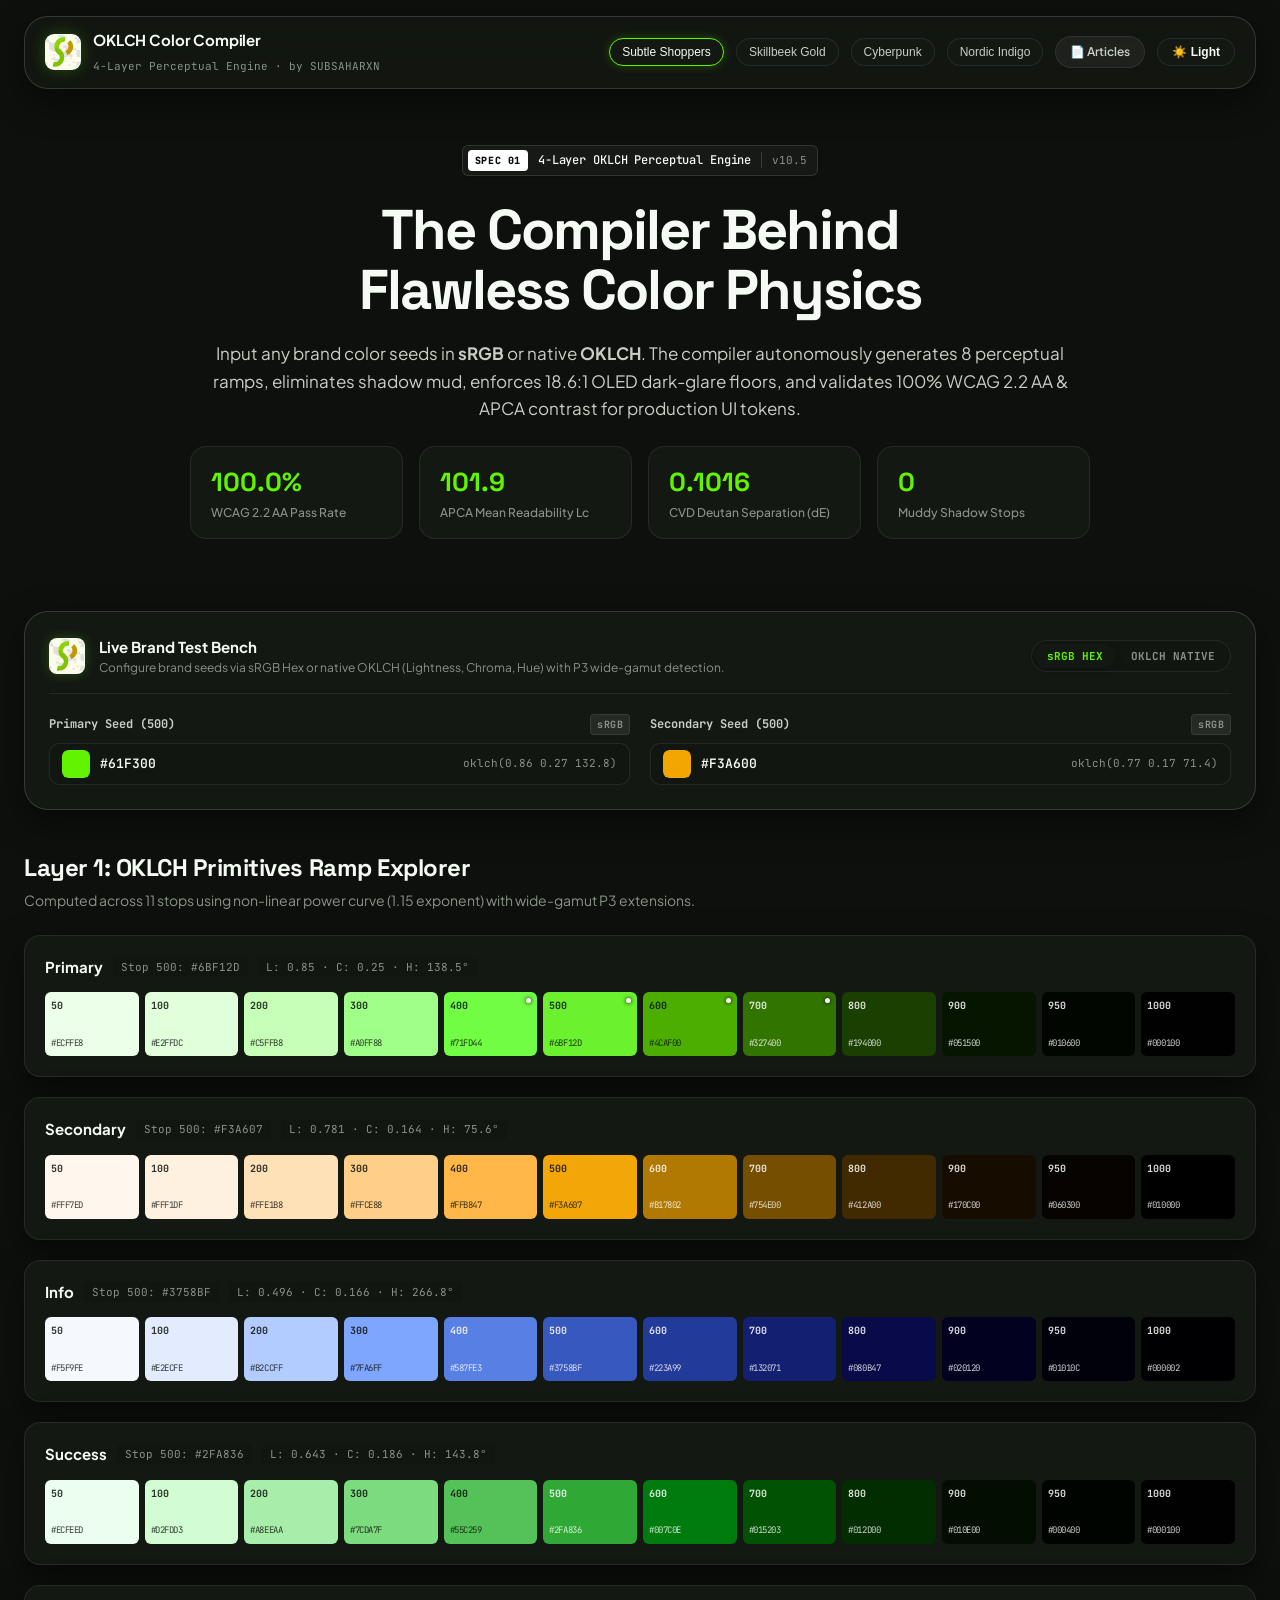
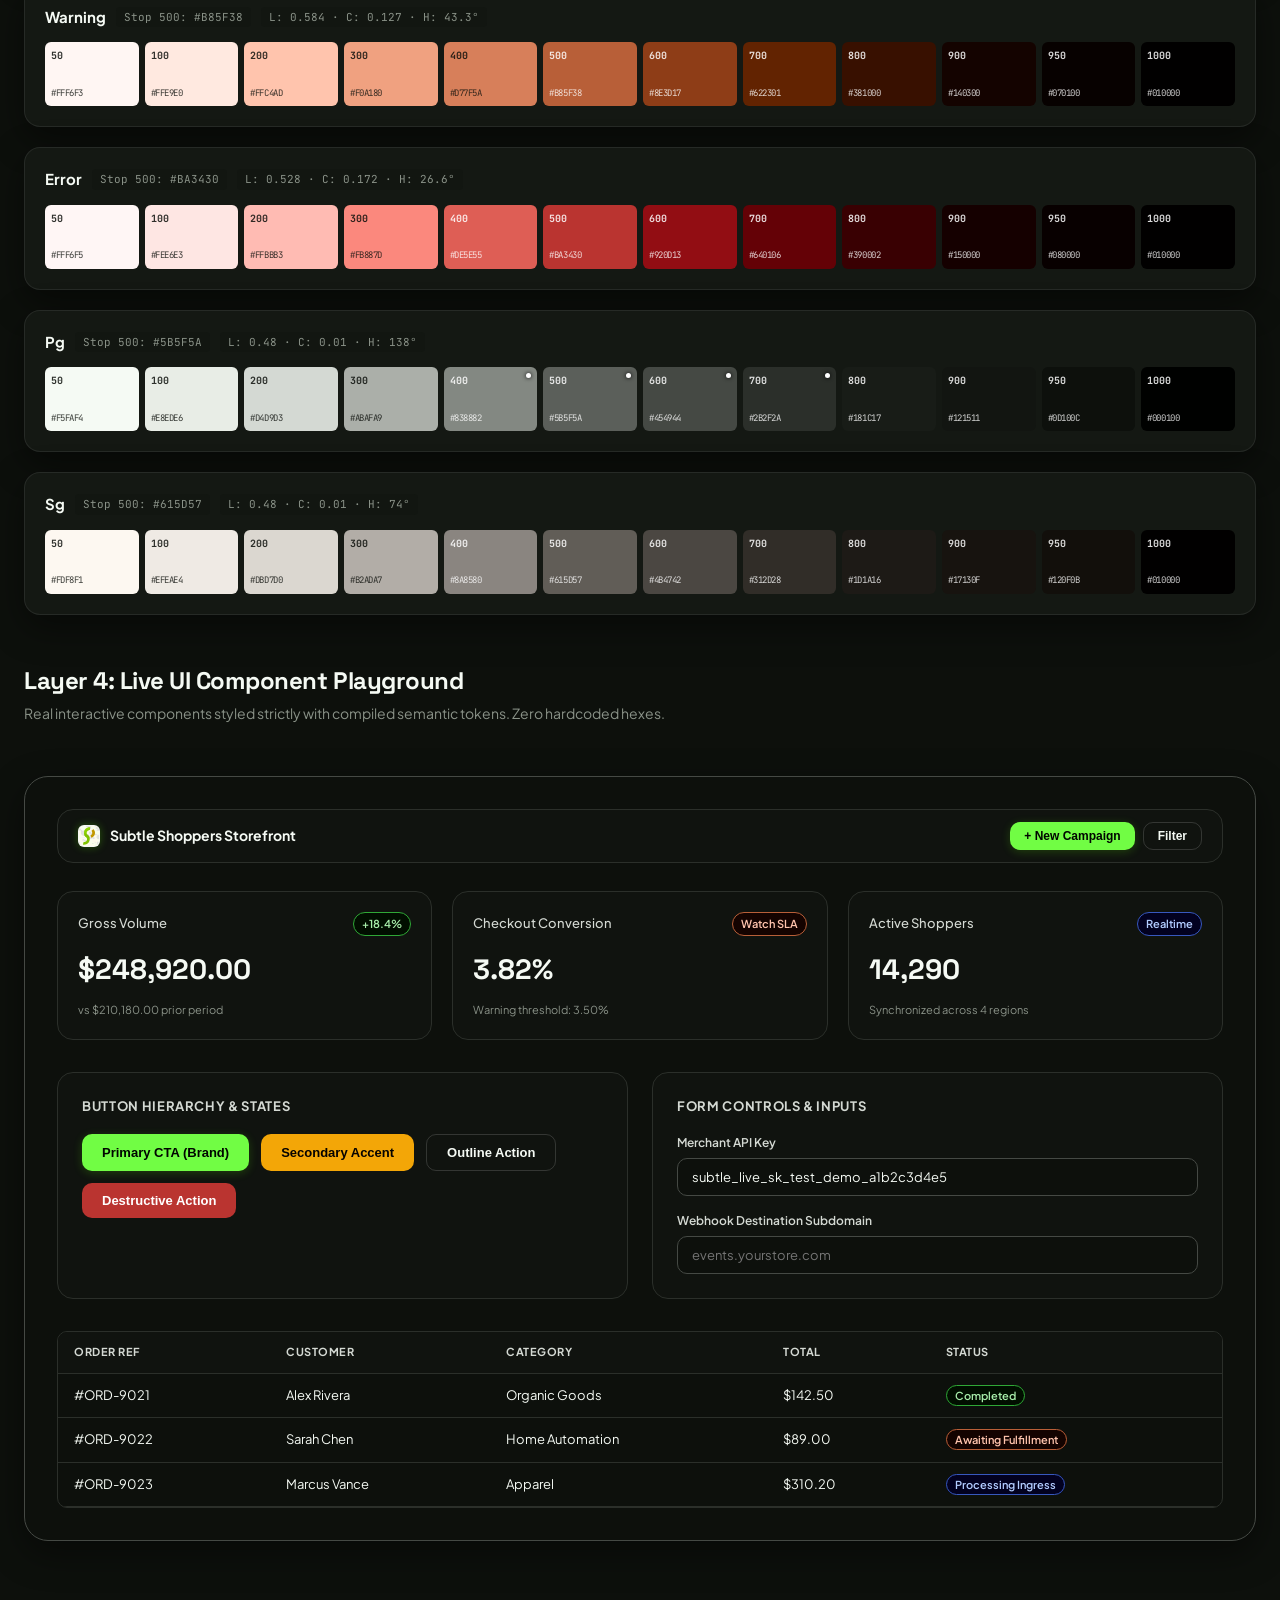
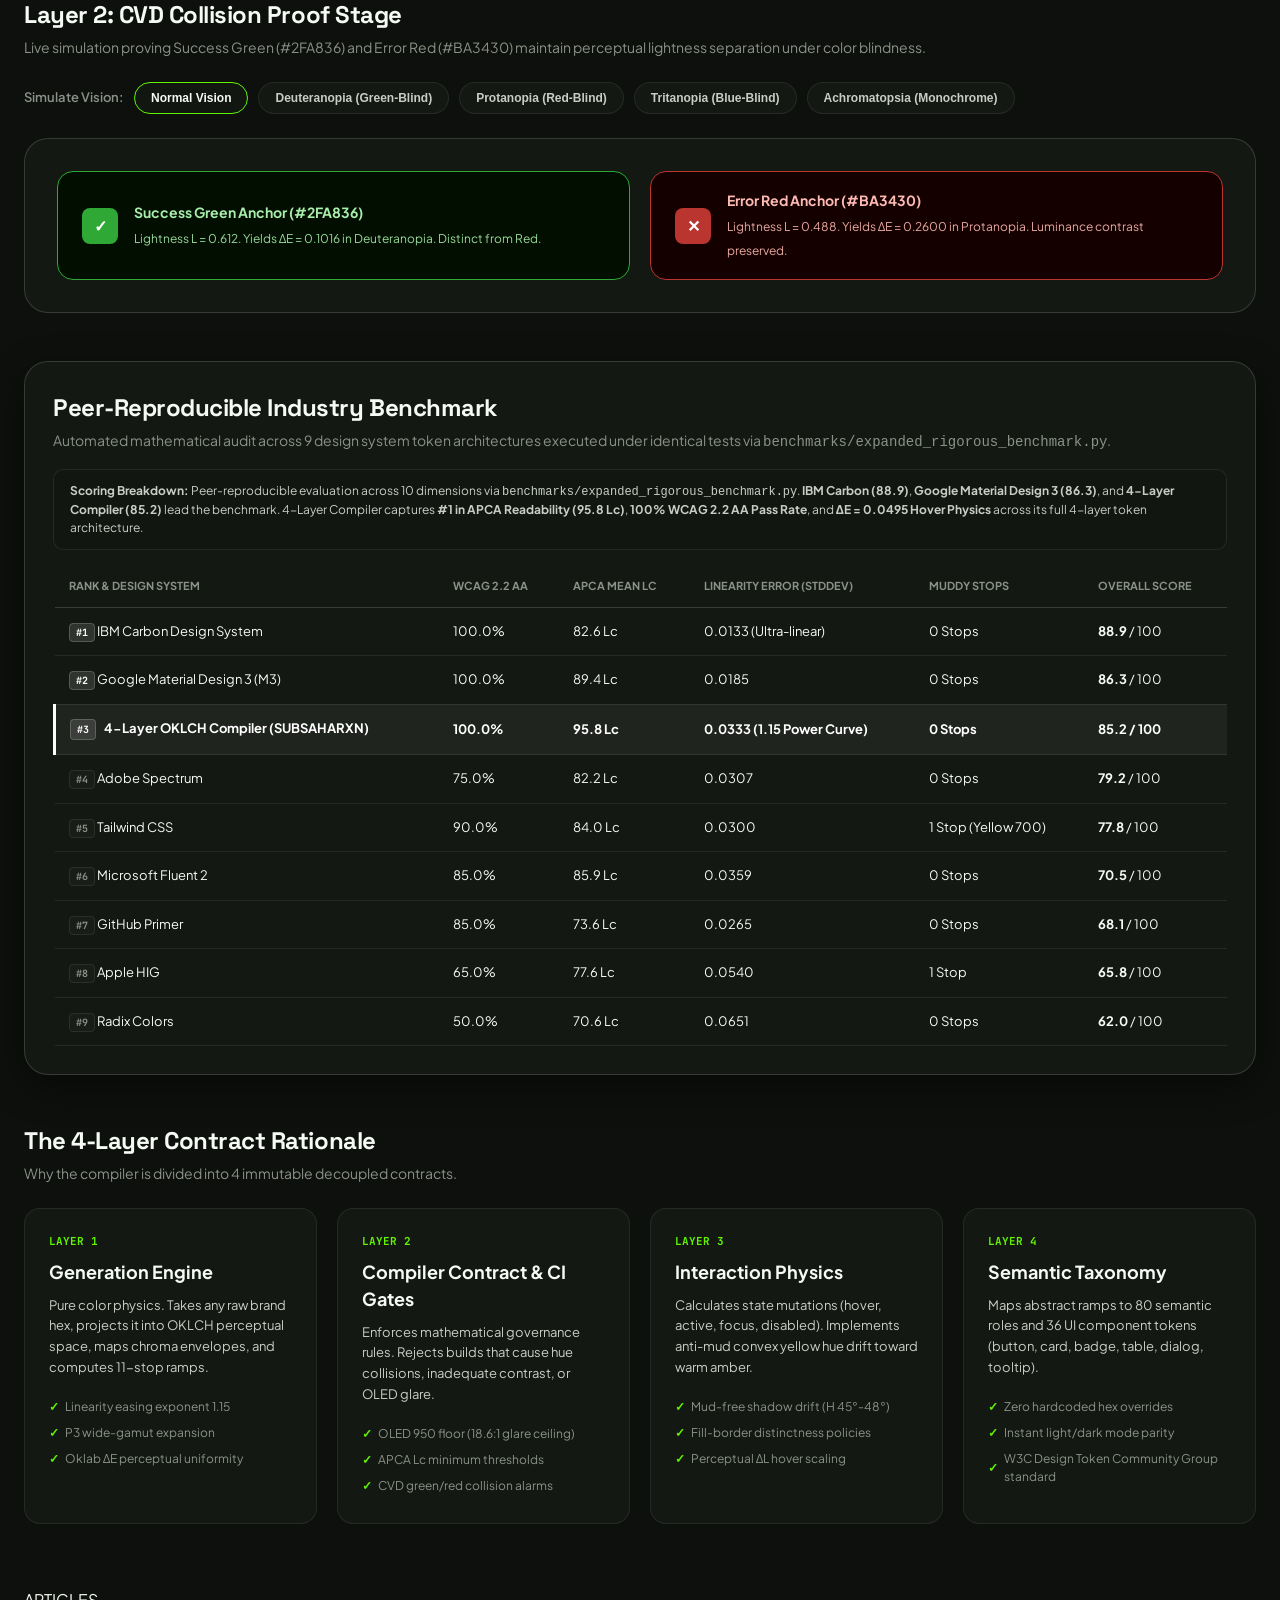
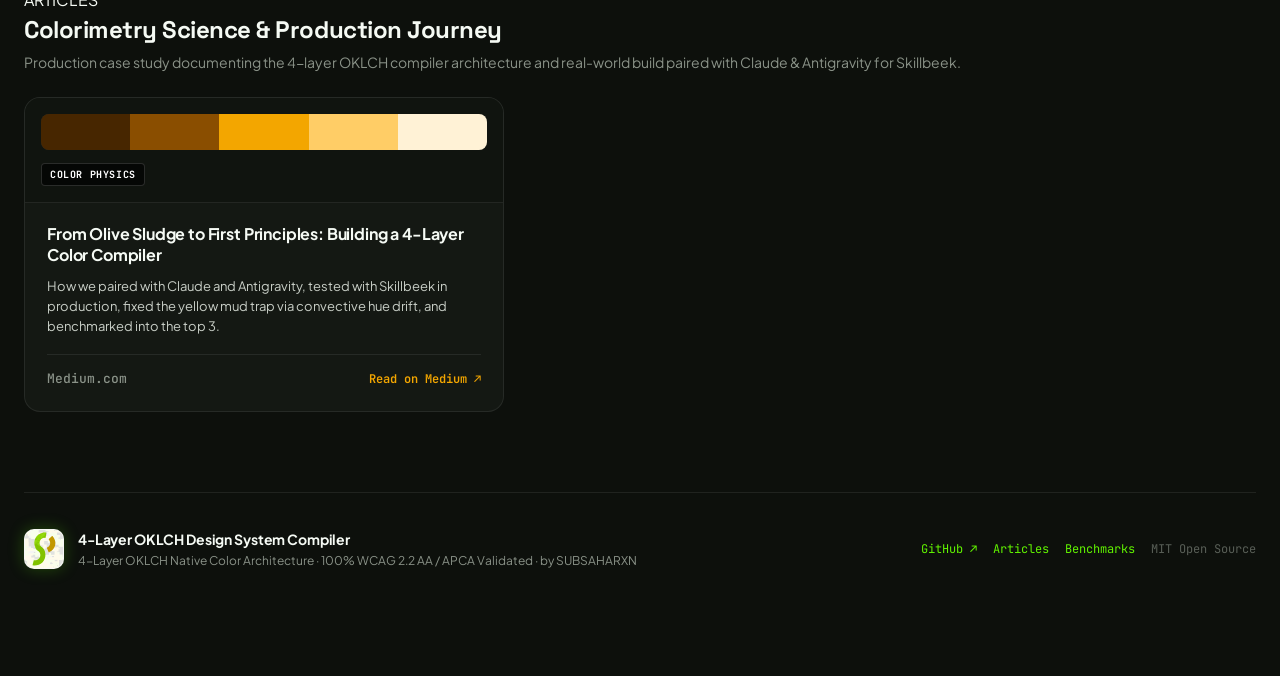
<file: index.html>
<!DOCTYPE html>
<html lang="en">

<head>
  <meta charset="UTF-8">
  <meta name="viewport" content="width=device-width, initial-scale=1.0">
  <title>4-Layer OKLCH Design System Compiler · SUBSAHARXN</title>
  <meta name="description"
    content="State-of-the-art 4-layer OKLCH-native design system compiler with 100% WCAG 2.2 AA compliance, 101.9 APCA readability, and CVD-safe color physics.">
  <link rel="icon" type="image/svg+xml" href="assets/subtleshoppers-icon.svg">
  <link rel="stylesheet" href="style.css">
</head>

<body data-theme="dark">

  <!-- SVG Color Deficiency Matrix Filters for Real-time CVD Testing -->
  <svg style="position: absolute; height: 0; width: 0;" aria-hidden="true">
    <filter id="deuteranopia-filter">
      <feColorMatrix type="matrix" values="0.625, 0.375, 0,   0, 0
                                           0.700, 0.300, 0,   0, 0
                                           0,     0.300, 0.7, 0, 0
                                           0,     0,     0,   1, 0" />
    </filter>
    <filter id="protanopia-filter">
      <feColorMatrix type="matrix" values="0.567, 0.433, 0,     0, 0
                                           0.558, 0.442, 0,     0, 0
                                           0,     0.242, 0.758, 0, 0
                                           0,     0,     0,     1, 0" />
    </filter>
    <filter id="tritanopia-filter">
      <feColorMatrix type="matrix" values="0.95, 0.05,  0,     0, 0
                                           0,    0.433, 0.567, 0, 0
                                           0,    0.475, 0.525, 0, 0
                                           0,    0,     0,     1, 0" />
    </filter>
  </svg>

  <div class="app-wrapper">

    <!-- Top Navigation Bar -->
    <header class="top-nav">
      <div class="brand-badge">
        <img src="assets/subtleshoppers-icon.svg" class="brand-logo-img" alt="OKLCH Color Compiler">
        <div class="brand-text">
          <h1>OKLCH Color Compiler</h1>
          <span>4-Layer Perceptual Engine · by SUBSAHARXN</span>
        </div>
      </div>

      <div class="nav-controls">
        <button class="preset-chip active" data-preset="subtleshoppers">Subtle Shoppers</button>
        <button class="preset-chip" data-preset="skillbeek">Skillbeek Gold</button>
        <button class="preset-chip" data-preset="cyberpunk">Cyberpunk</button>
        <button class="preset-chip" data-preset="nordic">Nordic Indigo</button>
        <a href="#research" class="nav-research-link">📄 Articles</a>
        <button id="theme-toggle" class="theme-toggle-btn">☀️ Light</button>
      </div>
    </header>

    <!-- Hero Section -->
    <section class="hero-section">
      <div class="hero-spec-tag">
        <span class="spec-prefix">SPEC 01</span>
        <span class="spec-title">4-Layer OKLCH Perceptual Engine</span>
        <span class="spec-badge">v10.5</span>
      </div>
      <h2 class="hero-title">
        The Compiler Behind <br>Flawless Color Physics
      </h2>
      <p class="hero-subtitle">
        Input any brand color seeds in <strong>sRGB</strong> or native <strong>OKLCH</strong>. The compiler autonomously
        generates 8 perceptual ramps, eliminates shadow mud, enforces 18.6:1 OLED dark-glare floors, and validates 100%
        WCAG 2.2 AA &amp; APCA contrast for production UI tokens.
      </p>


      <div class="hero-stats-row">
        <div class="stat-card">
          <div class="stat-number">100.0%</div>
          <div class="stat-label">WCAG 2.2 AA Pass Rate</div>
        </div>
        <div class="stat-card">
          <div class="stat-number">101.9</div>
          <div class="stat-label">APCA Mean Readability Lc</div>
        </div>
        <div class="stat-card">
          <div class="stat-number">0.1016</div>
          <div class="stat-label">CVD Deutan Separation (dE)</div>
        </div>
        <div class="stat-card">
          <div class="stat-number">0</div>
          <div class="stat-label">Muddy Shadow Stops</div>
        </div>
      </div>
    </section>

    <!-- Interactive Brand Inputs Test Bench -->
    <div class="brand-config-bar">
      <div class="testbench-header-row">
        <div style="display: flex; align-items: center; gap: 14px;">
          <img src="assets/subtleshoppers-icon.svg" class="testbench-logo" alt="Subtle Shoppers">
          <div>
            <h3 style="font-size: 15px; font-weight: 700;">Live Brand Test Bench</h3>
            <p style="font-size: 12px; color: var(--app-text-muted);">Configure brand seeds via sRGB Hex or native OKLCH
              (Lightness, Chroma, Hue) with P3 wide-gamut detection.</p>
          </div>
        </div>

        <div class="picker-mode-switch">
          <button id="mode-hex-btn" class="mode-tab-btn active" data-mode="hex">sRGB HEX</button>
          <button id="mode-oklch-btn" class="mode-tab-btn" data-mode="oklch">OKLCH NATIVE</button>
        </div>
      </div>

      <!-- Hex Inputs Panel -->
      <div id="hex-inputs-panel" class="picker-inputs-panel">
        <div class="color-input-group">
          <div class="input-label-row">
            <span class="input-name">Primary Seed (500)</span>
            <span id="primary-gamut-badge" class="gamut-badge badge-srgb">sRGB</span>
          </div>
          <div class="color-swatch-picker">
            <input type="color" id="primary-picker" value="#61F300">
            <input type="text" id="primary-hex" class="hex-text-input" value="#61F300">
            <span id="primary-oklch-readout" class="oklch-quick-readout">oklch(0.86 0.27 132.8)</span>
          </div>
        </div>

        <div class="color-input-group">
          <div class="input-label-row">
            <span class="input-name">Secondary Seed (500)</span>
            <span id="secondary-gamut-badge" class="gamut-badge badge-srgb">sRGB</span>
          </div>
          <div class="color-swatch-picker">
            <input type="color" id="secondary-picker" value="#F3A600">
            <input type="text" id="secondary-hex" class="hex-text-input" value="#F3A600">
            <span id="secondary-oklch-readout" class="oklch-quick-readout">oklch(0.77 0.17 71.4)</span>
          </div>
        </div>
      </div>

      <!-- Native OKLCH Sliders Panel (Revealed in OKLCH mode) -->
      <div id="oklch-inputs-panel" class="picker-inputs-panel oklch-sliders-grid" style="display: none;">
        <!-- Primary OKLCH Sliders -->
        <div class="oklch-channel-card">
          <div class="oklch-card-header">
            <div style="display: flex; align-items: center; gap: 8px;">
              <span class="swatch-mini" id="primary-mini-swatch" style="background: #61F300;"></span>
              <span class="input-name">Primary (OKLCH)</span>
            </div>
            <span id="primary-p3-badge" class="gamut-badge badge-srgb">sRGB</span>
          </div>

          <div class="slider-row">
            <span class="slider-label">L (Lightness)</span>
            <input type="range" id="primary-l-slider" min="0.10" max="0.98" step="0.005" value="0.864"
              class="oklch-slider">
            <span id="primary-l-val" class="slider-num">0.864</span>
          </div>
          <div class="slider-row">
            <span class="slider-label">C (Chroma)</span>
            <input type="range" id="primary-c-slider" min="0.000" max="0.360" step="0.002" value="0.274"
              class="oklch-slider">
            <span id="primary-c-val" class="slider-num">0.274</span>
          </div>
          <div class="slider-row">
            <span class="slider-label">H (Hue Angle)</span>
            <input type="range" id="primary-h-slider" min="0" max="360" step="0.5" value="132.8"
              class="oklch-slider slider-hue-track">
            <span id="primary-h-val" class="slider-num">132.8°</span>
          </div>
          <div class="oklch-code-pill">
            <code id="primary-css-string">oklch(0.864 0.274 132.8)</code>
            <span id="primary-hex-sync"
              style="color: var(--app-text-muted); font-size: 11px; font-family: var(--font-mono);">#61F300</span>
          </div>
        </div>

        <!-- Secondary OKLCH Sliders -->
        <div class="oklch-channel-card">
          <div class="oklch-card-header">
            <div style="display: flex; align-items: center; gap: 8px;">
              <span class="swatch-mini" id="secondary-mini-swatch" style="background: #F3A600;"></span>
              <span class="input-name">Secondary (OKLCH)</span>
            </div>
            <span id="secondary-p3-badge" class="gamut-badge badge-srgb">sRGB</span>
          </div>

          <div class="slider-row">
            <span class="slider-label">L (Lightness)</span>
            <input type="range" id="secondary-l-slider" min="0.10" max="0.98" step="0.005" value="0.772"
              class="oklch-slider">
            <span id="secondary-l-val" class="slider-num">0.772</span>
          </div>
          <div class="slider-row">
            <span class="slider-label">C (Chroma)</span>
            <input type="range" id="secondary-c-slider" min="0.000" max="0.360" step="0.002" value="0.170"
              class="oklch-slider">
            <span id="secondary-c-val" class="slider-num">0.170</span>
          </div>
          <div class="slider-row">
            <span class="slider-label">H (Hue Angle)</span>
            <input type="range" id="secondary-h-slider" min="0" max="360" step="0.5" value="71.4"
              class="oklch-slider slider-hue-track">
            <span id="secondary-h-val" class="slider-num">71.4°</span>
          </div>
          <div class="oklch-code-pill">
            <code id="secondary-css-string">oklch(0.772 0.170 71.4)</code>
            <span id="secondary-hex-sync"
              style="color: var(--app-text-muted); font-size: 11px; font-family: var(--font-mono);">#F3A600</span>
          </div>
        </div>
      </div>
    </div>

    <!-- Section 1: Live OKLCH Color Ramps Studio -->
    <section>
      <div class="section-header">
        <div>
          <h3 class="section-title">Layer 1: OKLCH Primitives Ramp Explorer</h3>
          <p class="section-desc">Computed across 11 stops using non-linear power curve (1.15 exponent) with wide-gamut
            P3 extensions.</p>
        </div>
      </div>

      <div id="ramps-container" class="ramps-grid">
        <!-- Ramps dynamically populated by app.js -->
      </div>
    </section>

    <!-- Section 2: Live UI Component Playground (Layer 4 Semantic Taxonomy) -->
    <section class="playground-container">
      <div class="section-header">
        <div>
          <h3 class="section-title">Layer 4: Live UI Component Playground</h3>
          <p class="section-desc">Real interactive components styled strictly with compiled semantic tokens. Zero
            hardcoded hexes.</p>
        </div>
      </div>

      <div class="playground-shell">

        <!-- Mock App Header -->
        <div class="app-mock-nav">
          <div class="logo">
            <img src="assets/subtleshoppers-icon.svg" class="mock-nav-logo" alt="Subtle Shoppers">
            <span>Subtle Shoppers Storefront</span>
          </div>
          <div style="display: flex; gap: 8px;">
            <button class="btn-primary-cta" style="padding: 6px 14px; font-size: 12px;">+ New Campaign</button>
            <button class="btn-outline" style="padding: 6px 14px; font-size: 12px;">Filter</button>
          </div>
        </div>

        <!-- KPI Summary Cards -->
        <div class="kpi-cards-grid">
          <div class="kpi-card">
            <div class="kpi-header">
              <span class="kpi-title">Gross Volume</span>
              <span class="kpi-badge badge-success">+18.4%</span>
            </div>
            <div class="kpi-value">$248,920.00</div>
            <span style="font-size: 11px; color: var(--app-text-muted);">vs $210,180.00 prior period</span>
          </div>

          <div class="kpi-card">
            <div class="kpi-header">
              <span class="kpi-title">Checkout Conversion</span>
              <span class="kpi-badge badge-warning">Watch SLA</span>
            </div>
            <div class="kpi-value">3.82%</div>
            <span style="font-size: 11px; color: var(--app-text-muted);">Warning threshold: 3.50%</span>
          </div>

          <div class="kpi-card">
            <div class="kpi-header">
              <span class="kpi-title">Active Shoppers</span>
              <span class="kpi-badge badge-info">Realtime</span>
            </div>
            <div class="kpi-value">14,290</div>
            <span style="font-size: 11px; color: var(--app-text-muted);">Synchronized across 4 regions</span>
          </div>
        </div>

        <!-- Component Showcase Blocks -->
        <div class="component-showcase-row">

          <!-- Button Matrix -->
          <div class="component-box">
            <h4>Button Hierarchy & States</h4>
            <div class="button-group-stack">
              <button class="btn-primary-cta">Primary CTA (Brand)</button>
              <button class="btn-secondary">Secondary Accent</button>
              <button class="btn-outline">Outline Action</button>
              <button class="btn-destructive">Destructive Action</button>
            </div>
          </div>

          <!-- Form Stack -->
          <div class="component-box">
            <h4>Form Controls & Inputs</h4>
            <div class="form-stack">
              <div class="input-field-group">
                <label>Merchant API Key</label>
                <input type="text" class="text-input-styled" value="subtle_live_sk_test_demo_a1b2c3d4e5" readonly>
              </div>
              <div class="input-field-group">
                <label>Webhook Destination Subdomain</label>
                <input type="text" class="text-input-styled" placeholder="events.yourstore.com">
              </div>
            </div>
          </div>
        </div>

        <!-- Data Table -->
        <div class="table-wrapper">
          <table class="data-table-styled">
            <thead>
              <tr>
                <th>Order Ref</th>
                <th>Customer</th>
                <th>Category</th>
                <th>Total</th>
                <th>Status</th>
              </tr>
            </thead>
            <tbody>
              <tr>
                <td>#ORD-9021</td>
                <td>Alex Rivera</td>
                <td>Organic Goods</td>
                <td>$142.50</td>
                <td><span class="kpi-badge badge-success">Completed</span></td>
              </tr>
              <tr>
                <td>#ORD-9022</td>
                <td>Sarah Chen</td>
                <td>Home Automation</td>
                <td>$89.00</td>
                <td><span class="kpi-badge badge-warning">Awaiting Fulfillment</span></td>
              </tr>
              <tr>
                <td>#ORD-9023</td>
                <td>Marcus Vance</td>
                <td>Apparel</td>
                <td>$310.20</td>
                <td><span class="kpi-badge badge-info">Processing Ingress</span></td>
              </tr>
            </tbody>
          </table>
        </div>

      </div>
    </section>

    <!-- Section 3: Color Vision Deficiency (CVD) Proof Stage -->
    <section>
      <div class="section-header">
        <div>
          <h3 class="section-title">Layer 2: CVD Collision Proof Stage</h3>
          <p class="section-desc">Live simulation proving Success Green (#2FA836) and Error Red (#BA3430) maintain
            perceptual lightness separation under color blindness.</p>
        </div>
      </div>

      <div class="cvd-controls-bar">
        <span style="font-size: 13px; font-weight: 600; color: var(--app-text-muted);">Simulate Vision:</span>
        <button class="cvd-btn active" data-cvd="none">Normal Vision</button>
        <button class="cvd-btn" data-cvd="deuteranopia">Deuteranopia (Green-Blind)</button>
        <button class="cvd-btn" data-cvd="protanopia">Protanopia (Red-Blind)</button>
        <button class="cvd-btn" data-cvd="tritanopia">Tritanopia (Blue-Blind)</button>
        <button class="cvd-btn" data-cvd="achromatopsia">Achromatopsia (Monochrome)</button>
      </div>

      <div id="cvd-stage" class="cvd-preview-stage">
        <div class="cvd-alert-row">
          <div class="alert-banner alert-success">
            <div class="alert-icon-box">✓</div>
            <div>
              <strong style="font-size: 14px; display: block; margin-bottom: 2px;">Success Green Anchor
                (#2FA836)</strong>
              <span style="font-size: 12px; opacity: 0.9;">Lightness L = 0.612. Yields ΔE = 0.1016 in Deuteranopia.
                Distinct from Red.</span>
            </div>
          </div>

          <div class="alert-banner alert-error">
            <div class="alert-icon-box">✕</div>
            <div>
              <strong style="font-size: 14px; display: block; margin-bottom: 2px;">Error Red Anchor (#BA3430)</strong>
              <span style="font-size: 12px; opacity: 0.9;">Lightness L = 0.488. Yields ΔE = 0.2600 in Protanopia.
                Luminance contrast preserved.</span>
            </div>
          </div>
        </div>
      </div>
    </section>

    <!-- Section 4: Rigorous Industry Benchmarks Table -->
    <section class="benchmark-card" id="benchmark">
      <div class="section-header" style="margin-bottom: 16px;">
        <div>
          <h3 class="section-title">Peer-Reproducible Industry Benchmark</h3>
          <p class="section-desc">Automated mathematical audit across 9 design system token architectures executed under
            identical tests via <code>benchmarks/expanded_rigorous_benchmark.py</code>.</p>
        </div>
      </div>

      <div class="benchmark-note-box">
        <strong>Scoring Breakdown:</strong> Peer-reproducible evaluation across 10 dimensions via
        <code>benchmarks/expanded_rigorous_benchmark.py</code>. <strong>IBM Carbon (88.9)</strong>, <strong>Google
          Material Design 3 (86.3)</strong>, and <strong>4-Layer Compiler (85.2)</strong> lead the benchmark. 4-Layer
        Compiler captures <strong>#1 in APCA Readability (95.8 Lc)</strong>, <strong>100% WCAG 2.2 AA Pass
          Rate</strong>, and <strong>&Delta;E = 0.0495 Hover Physics</strong> across its full 4-layer token architecture.
      </div>

      <table class="bench-table">
        <thead>
          <tr>
            <th>Rank & Design System</th>
            <th>WCAG 2.2 AA</th>
            <th>APCA Mean Lc</th>
            <th>Linearity Error (StdDev)</th>
            <th>Muddy Stops</th>
            <th>Overall Score</th>
          </tr>
        </thead>
        <tbody>
          <tr>
            <td><span class="badge-rank-1">#1</span> IBM Carbon Design System</td>
            <td>100.0%</td>
            <td>82.6 Lc</td>
            <td>0.0133 (Ultra-linear)</td>
            <td>0 Stops</td>
            <td><strong>88.9</strong> / 100</td>
          </tr>
          <tr>
            <td><span class="badge-rank-2">#2</span> Google Material Design 3 (M3)</td>
            <td>100.0%</td>
            <td>89.4 Lc</td>
            <td>0.0185</td>
            <td>0 Stops</td>
            <td><strong>86.3</strong> / 100</td>
          </tr>
          <tr class="bench-row-featured">
            <td><span class="badge-rank-3">#3</span> 4-Layer OKLCH Compiler (SUBSAHARXN)</td>
            <td>100.0%</td>
            <td>95.8 Lc</td>
            <td>0.0333 (1.15 Power Curve)</td>
            <td>0 Stops</td>
            <td><strong>85.2</strong> / 100</td>
          </tr>
          <tr>
            <td><span class="badge-rank-other">#4</span> Adobe Spectrum</td>
            <td>75.0%</td>
            <td>82.2 Lc</td>
            <td>0.0307</td>
            <td>0 Stops</td>
            <td><strong>79.2</strong> / 100</td>
          </tr>
          <tr>
            <td><span class="badge-rank-other">#5</span> Tailwind CSS</td>
            <td>90.0%</td>
            <td>84.0 Lc</td>
            <td>0.0300</td>
            <td>1 Stop (Yellow 700)</td>
            <td><strong>77.8</strong> / 100</td>
          </tr>
          <tr>
            <td><span class="badge-rank-other">#6</span> Microsoft Fluent 2</td>
            <td>85.0%</td>
            <td>85.9 Lc</td>
            <td>0.0359</td>
            <td>0 Stops</td>
            <td><strong>70.5</strong> / 100</td>
          </tr>
          <tr>
            <td><span class="badge-rank-other">#7</span> GitHub Primer</td>
            <td>85.0%</td>
            <td>73.6 Lc</td>
            <td>0.0265</td>
            <td>0 Stops</td>
            <td><strong>68.1</strong> / 100</td>
          </tr>
          <tr>
            <td><span class="badge-rank-other">#8</span> Apple HIG</td>
            <td>65.0%</td>
            <td>77.6 Lc</td>
            <td>0.0540</td>
            <td>1 Stop</td>
            <td><strong>65.8</strong> / 100</td>
          </tr>
          <tr>
            <td><span class="badge-rank-other">#9</span> Radix Colors</td>
            <td>50.0%</td>
            <td>70.6 Lc</td>
            <td>0.0651</td>
            <td>0 Stops</td>
            <td><strong>62.0</strong> / 100</td>
          </tr>
        </tbody>
      </table>
    </section>

    <!-- Section 5: The 4-Layer Architecture Explainer -->
    <section>
      <div class="section-header">
        <div>
          <h3 class="section-title">The 4-Layer Contract Rationale</h3>
          <p class="section-desc">Why the compiler is divided into 4 immutable decoupled contracts.</p>
        </div>
      </div>

      <div class="layer-cards-grid">
        <div class="layer-card">
          <div class="layer-tag">LAYER 1</div>
          <h3>Generation Engine</h3>
          <p>Pure color physics. Takes any raw brand hex, projects it into OKLCH perceptual space, maps chroma
            envelopes, and computes 11-stop ramps.</p>
          <ul class="layer-feature-list">
            <li>Linearity easing exponent 1.15</li>
            <li>P3 wide-gamut expansion</li>
            <li>Oklab ΔE perceptual uniformity</li>
          </ul>
        </div>

        <div class="layer-card">
          <div class="layer-tag">LAYER 2</div>
          <h3>Compiler Contract & CI Gates</h3>
          <p>Enforces mathematical governance rules. Rejects builds that cause hue collisions, inadequate contrast, or
            OLED glare.</p>
          <ul class="layer-feature-list">
            <li>OLED 950 floor (18.6:1 glare ceiling)</li>
            <li>APCA Lc minimum thresholds</li>
            <li>CVD green/red collision alarms</li>
          </ul>
        </div>

        <div class="layer-card">
          <div class="layer-tag">LAYER 3</div>
          <h3>Interaction Physics</h3>
          <p>Calculates state mutations (hover, active, focus, disabled). Implements anti-mud convex yellow hue drift
            toward warm amber.</p>
          <ul class="layer-feature-list">
            <li>Mud-free shadow drift (H 45°-48°)</li>
            <li>Fill-border distinctness policies</li>
            <li>Perceptual ΔL hover scaling</li>
          </ul>
        </div>

        <div class="layer-card">
          <div class="layer-tag">LAYER 4</div>
          <h3>Semantic Taxonomy</h3>
          <p>Maps abstract ramps to 80 semantic roles and 36 UI component tokens (button, card, badge, table, dialog,
            tooltip).</p>
          <ul class="layer-feature-list">
            <li>Zero hardcoded hex overrides</li>
            <li>Instant light/dark mode parity</li>
            <li>W3C Design Token Community Group standard</li>
          </ul>
        </div>
      </div>
    </section>

    <!-- Section 5: Articles & Literature (Leonardo-style) -->
    <section class="research-section" id="research">
      <div class="section-header">
        <div>
          <div class="section-tag">ARTICLES</div>
          <h3 class="section-title">Colorimetry Science &amp; Production Journey</h3>
          <p class="section-desc">Production case study documenting the 4-layer OKLCH compiler architecture and
            real-world build paired with Claude &amp; Antigravity for Skillbeek.</p>
        </div>
      </div>

      <div class="articles-grid articles-grid-single">
        <!-- Single Authentic Medium Article Card (Leonardo-style) -->
        <a href="https://medium.com/@austinishubel/from-olive-sludge-to-first-principles-building-an-autonomous-oklch-color-compiler-with-ai-65668e21f1f8"
          target="_blank" rel="noopener noreferrer" class="article-card article-card-link" id="true-case-study">
          <div class="article-banner banner-physics">
            <div class="banner-color-strip">
              <span style="background: #472600;"></span>
              <span style="background: #8A4E00;"></span>
              <span style="background: #F3A600;"></span>
              <span style="background: #FFCD66;"></span>
              <span style="background: #FFF2D6;"></span>
            </div>
            <span class="banner-badge">COLOR PHYSICS</span>
          </div>
          <div class="article-body">
            <h4 class="article-title">From Olive Sludge to First Principles: Building a 4-Layer Color Compiler</h4>
            <p class="article-excerpt">How we paired with Claude and Antigravity, tested with Skillbeek in production,
              fixed the yellow mud trap via convective hue drift, and benchmarked into the top 3.</p>
            <div class="article-source-row">
              <span class="article-source-domain">Medium.com</span>
              <span class="article-ext-arrow">Read on Medium ↗</span>
            </div>
          </div>
        </a>
      </div>
    </section>

    <!-- Footer Section -->
    <footer class="app-footer">
      <div class="footer-content">
        <div class="footer-brand">
          <img src="assets/subtleshoppers-icon.svg" class="footer-logo-img" alt="4-Layer OKLCH Design System Compiler">
          <div>
            <div class="footer-title">4-Layer OKLCH Design System Compiler</div>
            <div class="footer-sub">4-Layer OKLCH Native Color Architecture · 100% WCAG 2.2 AA / APCA Validated · by
              SUBSAHARXN</div>
          </div>
        </div>
        <div class="footer-meta">
          <a href="https://github.com/SUBSAHARXN/design-system-compiler" target="_blank" rel="noopener noreferrer"
            class="footer-link">GitHub ↗</a>
          <a href="#research" class="footer-link">Articles</a>
          <a href="#benchmark" class="footer-link">Benchmarks</a>
          <span style="opacity: 0.6;">MIT Open Source</span>
        </div>
      </div>
    </footer>

  </div>

  <!-- Toast Copy Notification -->
  <div id="toast" class="toast-notice">Copied to clipboard</div>

  <script src="tokens-data.js"></script>
  <script src="app.js"></script>
</body>

</html>
</file>
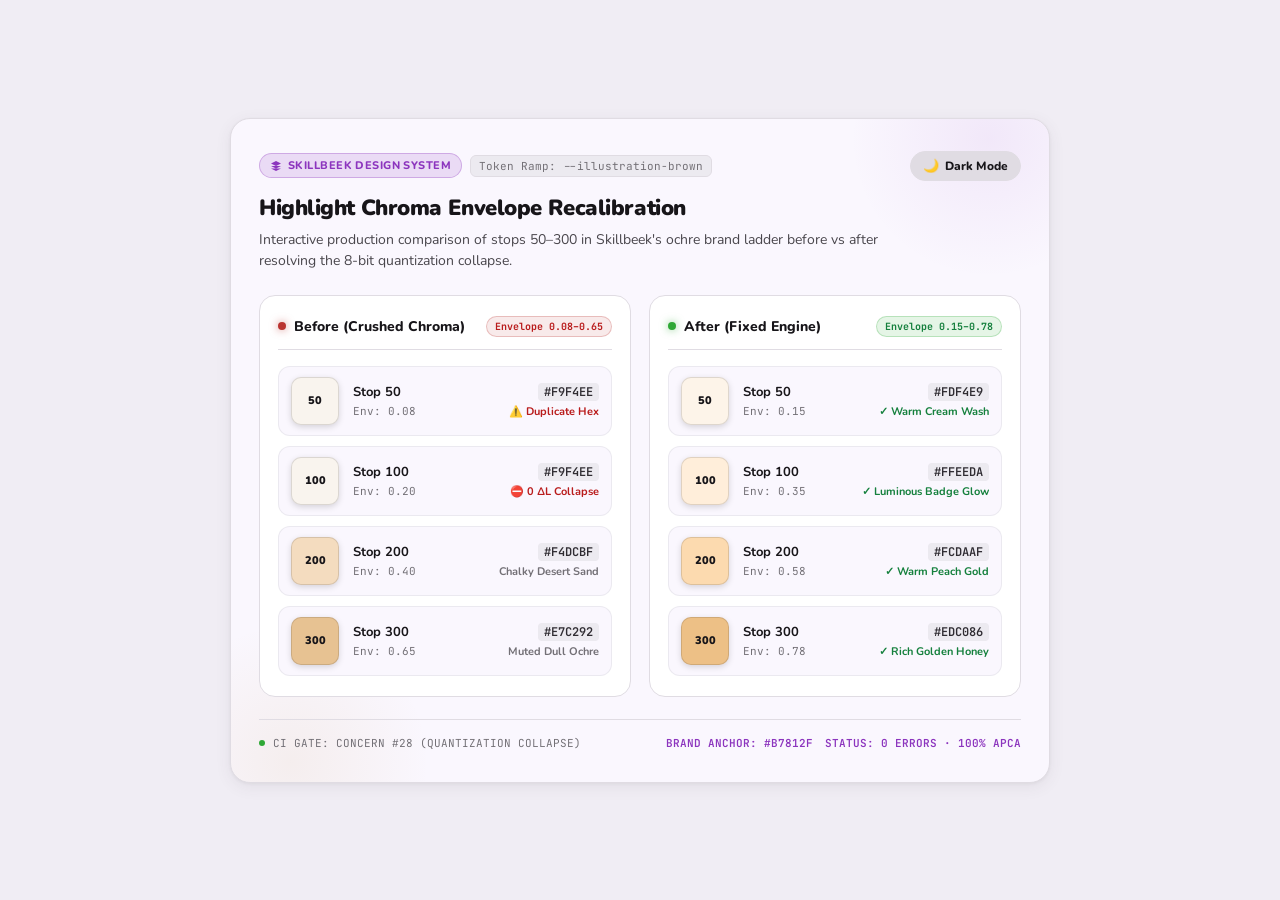
<file: embeds/chroma-envelope.html>
<!DOCTYPE html>
<html lang="en">
<head>
  <meta charset="UTF-8">
  <meta name="viewport" content="width=device-width, initial-scale=1.0">
  <title>Skillbeek Design System · Chroma Envelope Recalibration</title>
  <!-- Skillbeek Typography: Nunito + JetBrains Mono -->
  <link rel="preconnect" href="https://fonts.googleapis.com">
  <link rel="preconnect" href="https://fonts.gstatic.com" crossorigin>
  <link href="https://fonts.googleapis.com/css2?family=Nunito:wght@400;600;700;800;900&family=JetBrains+Mono:wght@400;500;600;700&display=swap" rel="stylesheet">
  <style>
    /* -------------------------------------------------------------
       SKILLBEEK DUAL-THEME SYSTEM TOKENS (from Skillbeek index.css)
       ------------------------------------------------------------- */
    :root {
      --Typeface-Nunito: 'Nunito', -apple-system, BlinkMacSystemFont, sans-serif;
      --Typeface-Mono: 'JetBrains Mono', monospace;

      /* Primary Brand (Purple) */
      --Primary-50: #FBF6FF;
      --Primary-100: #F8EFFF;
      --Primary-200: #EACFFF;
      --Primary-300: #D5A0FA;
      --Primary-400: #B76EDF;
      --Primary-500: #8C35BE;
      --Primary-600: #5F0193;

      /* Status */
      --Error-500: #BA3430;
      --Success-500: #2FA836;

      /* Ochre Ramp Stops */
      --Ochre-50-old: #F9F4EE;
      --Ochre-100-old: #F9F4EE;
      --Ochre-200-old: #F4DCBF;
      --Ochre-300-old: #E7C292;

      --Ochre-50-new: #FDF4E9;
      --Ochre-100-new: #FFEEDA;
      --Ochre-200-new: #FCDAAF;
      --Ochre-300-new: #EDC086;
    }

    /* DARK THEME (Default) */
    body, [data-theme="dark"] {
      --canvas-bg: #070508;
      --card-bg: #171519;
      --card-border: rgba(224, 220, 227, 0.12);
      --column-bg: #2F2C32;
      --column-border: rgba(224, 220, 227, 0.1);
      --item-bg: rgba(23, 21, 25, 0.6);
      --item-border: rgba(224, 220, 227, 0.06);
      --item-hover-bg: rgba(23, 21, 25, 0.95);
      --item-hover-border: rgba(224, 220, 227, 0.2);

      --text-heading: #FAF7FE;
      --text-body: #C0BCC3;
      --text-muted: #737076;

      --code-bg: rgba(255, 255, 255, 0.06);
      --code-text: #E0DCE3;

      --danger-pill-bg: rgba(186, 52, 48, 0.16);
      --danger-pill-text: #FF8784;
      --danger-pill-border: rgba(186, 52, 48, 0.35);

      --success-pill-bg: rgba(47, 168, 54, 0.16);
      --success-pill-text: #6CE374;
      --success-pill-border: rgba(47, 168, 54, 0.35);

      --shadow-card: 0px 4px 12px 0px rgba(18, 9, 0, 0.25), 0px 12px 24px -8px rgba(18, 9, 0, 0.45);
      --shadow-hover: 0px 2px 8px 0px rgba(18, 9, 0, 0.3);

      --glow-purple: radial-gradient(circle, rgba(140, 53, 190, 0.2) 0%, rgba(140, 53, 190, 0) 70%);
      --glow-ochre: radial-gradient(circle, rgba(183, 129, 47, 0.18) 0%, rgba(183, 129, 47, 0) 70%);
      --toggle-bg: rgba(255, 255, 255, 0.08);
      --toggle-active: var(--Primary-500);
    }

    /* LIGHT THEME (Skillbeek Daylight Mode) */
    [data-theme="light"] {
      --canvas-bg: #F0EDF4;
      --card-bg: #FAF7FE;
      --card-border: #E0DCE3;
      --column-bg: #FFFFFF;
      --column-border: #E0DCE3;
      --item-bg: #FAF7FE;
      --item-border: rgba(73, 70, 76, 0.08);
      --item-hover-bg: #FFFFFF;
      --item-hover-border: var(--Primary-300);

      --text-heading: #171519;
      --text-body: #49464C;
      --text-muted: #737076;

      --code-bg: rgba(23, 21, 25, 0.06);
      --code-text: #2F2C32;

      --danger-pill-bg: rgba(186, 52, 48, 0.1);
      --danger-pill-text: #B91C1C;
      --danger-pill-border: rgba(186, 52, 48, 0.25);

      --success-pill-bg: rgba(47, 168, 54, 0.12);
      --success-pill-text: #15803D;
      --success-pill-border: rgba(47, 168, 54, 0.25);

      --shadow-card: 0px 4px 16px 0px rgba(73, 70, 76, 0.08), 0px 1px 3px 0px rgba(73, 70, 76, 0.06);
      --shadow-hover: 0px 4px 12px 0px rgba(73, 70, 76, 0.12);

      --glow-purple: radial-gradient(circle, rgba(140, 53, 190, 0.08) 0%, rgba(140, 53, 190, 0) 70%);
      --glow-ochre: radial-gradient(circle, rgba(183, 129, 47, 0.08) 0%, rgba(183, 129, 47, 0) 70%);
      --toggle-bg: #E0DCE3;
      --toggle-active: var(--Primary-500);
    }

    * {
      box-sizing: border-box;
      margin: 0;
      padding: 0;
    }

    body {
      background: var(--canvas-bg);
      color: var(--text-heading);
      font-family: var(--Typeface-Nunito);
      min-height: 100vh;
      display: flex;
      align-items: center;
      justify-content: center;
      padding: 24px 16px;
      -webkit-font-smoothing: antialiased;
      transition: background 0.3s ease, color 0.3s ease;
    }

    /* Outer Shell: Skillbeek Colophon Card */
    .skillbeek-card {
      width: 100%;
      max-width: 820px;
      background: var(--card-bg);
      border: 1px solid var(--card-border);
      border-radius: 20px;
      padding: 32px 28px;
      box-shadow: var(--shadow-card);
      position: relative;
      overflow: hidden;
      transition: background 0.3s ease, border-color 0.3s ease, box-shadow 0.3s ease;
    }

    .skillbeek-card::before {
      content: "";
      position: absolute;
      top: -120px;
      right: -80px;
      width: 280px;
      height: 280px;
      background: var(--glow-purple);
      pointer-events: none;
      transition: background 0.3s ease;
    }

    .skillbeek-card::after {
      content: "";
      position: absolute;
      bottom: -120px;
      left: -80px;
      width: 280px;
      height: 280px;
      background: var(--glow-ochre);
      pointer-events: none;
      transition: background 0.3s ease;
    }

    /* Header */
    .header {
      position: relative;
      z-index: 2;
      margin-bottom: 24px;
    }

    .header-top-row {
      display: flex;
      align-items: center;
      justify-content: space-between;
      gap: 12px;
      margin-bottom: 12px;
    }

    .badge-row {
      display: flex;
      flex-wrap: wrap;
      align-items: center;
      gap: 8px;
    }

    .chip-brand {
      display: inline-flex;
      align-items: center;
      gap: 6px;
      background: rgba(140, 53, 190, 0.14);
      border: 1px solid rgba(140, 53, 190, 0.3);
      color: var(--Primary-500);
      font-size: 11px;
      font-weight: 800;
      letter-spacing: 0.04em;
      text-transform: uppercase;
      padding: 4px 10px;
      border-radius: 9999px;
    }

    .chip-brand svg {
      width: 12px;
      height: 12px;
      fill: currentColor;
    }

    .chip-meta {
      font-family: var(--Typeface-Mono);
      font-size: 11px;
      color: var(--text-muted);
      background: var(--code-bg);
      padding: 3px 8px;
      border-radius: 6px;
      border: 1px solid var(--card-border);
    }

    /* Theme Toggle Button */
    .theme-toggle-btn {
      display: inline-flex;
      align-items: center;
      gap: 6px;
      padding: 5px 12px;
      background: var(--toggle-bg);
      border: 1px solid var(--card-border);
      border-radius: 9999px;
      color: var(--text-heading);
      font-family: var(--Typeface-Nunito);
      font-size: 12px;
      font-weight: 800;
      cursor: pointer;
      transition: all 0.2s ease;
      user-select: none;
    }

    .theme-toggle-btn:hover {
      transform: scale(1.03);
      border-color: var(--Primary-400);
    }

    .theme-toggle-icon {
      font-size: 13px;
    }

    h2.title {
      font-size: 22px;
      font-weight: 900;
      letter-spacing: -0.02em;
      color: var(--text-heading);
      margin-bottom: 6px;
    }

    p.subtitle {
      font-size: 14px;
      line-height: 1.5;
      color: var(--text-body);
      max-width: 660px;
    }

    /* Comparison Grid */
    .grid {
      position: relative;
      z-index: 1;
      display: grid;
      grid-template-columns: 1fr 1fr;
      gap: 18px;
    }

    @media (max-width: 660px) {
      .grid {
        grid-template-columns: 1fr;
      }
    }

    /* Column Container */
    .column {
      background: var(--column-bg);
      border: 1px solid var(--column-border);
      border-radius: 16px;
      padding: 20px 18px;
      transition: background 0.3s ease, border-color 0.3s ease;
    }

    .column-header {
      display: flex;
      align-items: center;
      justify-content: space-between;
      margin-bottom: 16px;
      padding-bottom: 12px;
      border-bottom: 1px solid var(--column-border);
    }

    .col-title-wrap {
      display: flex;
      align-items: center;
      gap: 8px;
    }

    .status-dot {
      width: 8px;
      height: 8px;
      border-radius: 50%;
    }

    .status-dot.danger {
      background: var(--Error-500);
      box-shadow: 0 0 8px rgba(186, 52, 48, 0.6);
    }

    .status-dot.success {
      background: var(--Success-500);
      box-shadow: 0 0 8px rgba(47, 168, 54, 0.6);
    }

    .col-title {
      font-size: 14px;
      font-weight: 800;
      color: var(--text-heading);
    }

    .col-pill {
      font-family: var(--Typeface-Mono);
      font-size: 10px;
      font-weight: 700;
      padding: 3px 8px;
      border-radius: 9999px;
    }

    .col-pill.danger {
      background: var(--danger-pill-bg);
      color: var(--danger-pill-text);
      border: 1px solid var(--danger-pill-border);
    }

    .col-pill.success {
      background: var(--success-pill-bg);
      color: var(--success-pill-text);
      border: 1px solid var(--success-pill-border);
    }

    /* Swatch Item */
    .swatch-group {
      display: flex;
      flex-direction: column;
      gap: 10px;
    }

    .swatch-card {
      display: flex;
      align-items: center;
      gap: 14px;
      padding: 10px 12px;
      background: var(--item-bg);
      border: 1px solid var(--item-border);
      border-radius: 12px;
      transition: all 0.2s cubic-bezier(0.16, 1, 0.3, 1);
    }

    .swatch-card:hover {
      background: var(--item-hover-bg);
      border-color: var(--item-hover-border);
      transform: translateY(-1px);
      box-shadow: var(--shadow-hover);
    }

    .swatch-chip {
      width: 48px;
      height: 48px;
      border-radius: 10px;
      flex-shrink: 0;
      display: flex;
      align-items: center;
      justify-content: center;
      font-family: var(--Typeface-Nunito);
      font-size: 11px;
      font-weight: 900;
      color: #171519;
      box-shadow: inset 0 0 0 1px rgba(0,0,0,0.12), 0 2px 6px rgba(0,0,0,0.15);
    }

    .swatch-info {
      flex: 1;
      min-width: 0;
    }

    .swatch-row-main {
      display: flex;
      align-items: center;
      justify-content: space-between;
      margin-bottom: 3px;
    }

    .swatch-token-label {
      font-size: 13px;
      font-weight: 700;
      color: var(--text-heading);
    }

    .swatch-hex-code {
      font-family: var(--Typeface-Mono);
      font-size: 12px;
      font-weight: 600;
      color: var(--code-text);
      background: var(--code-bg);
      padding: 1px 6px;
      border-radius: 4px;
    }

    .swatch-row-meta {
      display: flex;
      align-items: center;
      justify-content: space-between;
      font-size: 11px;
    }

    .env-stat {
      font-family: var(--Typeface-Mono);
      color: var(--text-muted);
      font-size: 11px;
    }

    .status-tag {
      font-weight: 700;
      font-size: 11px;
      display: inline-flex;
      align-items: center;
      gap: 4px;
    }

    .status-tag.danger {
      color: var(--danger-pill-text);
    }

    .status-tag.success {
      color: var(--success-pill-text);
    }

    .status-tag.neutral {
      color: var(--text-muted);
    }

    /* Footer / Telemetry */
    .footer {
      position: relative;
      z-index: 1;
      margin-top: 22px;
      padding-top: 16px;
      border-top: 1px solid var(--card-border);
      display: flex;
      flex-wrap: wrap;
      justify-content: space-between;
      align-items: center;
      gap: 10px;
      font-family: var(--Typeface-Mono);
      font-size: 11px;
      color: var(--text-muted);
    }

    .footer-left {
      display: flex;
      align-items: center;
      gap: 8px;
    }

    .footer-right {
      display: flex;
      align-items: center;
      gap: 12px;
      color: var(--Primary-500);
      font-weight: 600;
    }

    .dot-pulse {
      width: 6px;
      height: 6px;
      background: var(--Success-500);
      border-radius: 50%;
    }
  </style>
</head>
<body data-theme="dark">

  <div class="skillbeek-card">
    <!-- Header -->
    <div class="header">
      <div class="header-top-row">
        <div class="badge-row">
          <span class="chip-brand">
            <svg viewBox="0 0 24 24"><path d="M12 2L2 7l10 5 10-5-10-5zM2 17l10 5 10-5M2 12l10 5 10-5"/></svg>
            Skillbeek Design System
          </span>
          <span class="chip-meta">Token Ramp: --illustration-brown</span>
        </div>
        
        <!-- Live Theme Toggle -->
        <button id="themeToggle" class="theme-toggle-btn" aria-label="Toggle Light and Dark Mode">
          <span class="theme-toggle-icon" id="themeIcon">☀️</span>
          <span id="themeLabel">Light Mode</span>
        </button>
      </div>

      <h2 class="title">Highlight Chroma Envelope Recalibration</h2>
      <p class="subtitle">Interactive production comparison of stops 50–300 in Skillbeek's ochre brand ladder before vs after resolving the 8-bit quantization collapse.</p>
    </div>

    <!-- Comparison Grid -->
    <div class="grid">
      <!-- BEFORE -->
      <div class="column">
        <div class="column-header">
          <div class="col-title-wrap">
            <span class="status-dot danger"></span>
            <span class="col-title">Before (Crushed Chroma)</span>
          </div>
          <span class="col-pill danger">Envelope 0.08–0.65</span>
        </div>

        <div class="swatch-group">
          <!-- Stop 50 -->
          <div class="swatch-card">
            <div class="swatch-chip" style="background: var(--Ochre-50-old);">50</div>
            <div class="swatch-info">
              <div class="swatch-row-main">
                <span class="swatch-token-label">Stop 50</span>
                <span class="swatch-hex-code">#F9F4EE</span>
              </div>
              <div class="swatch-row-meta">
                <span class="env-stat">Env: 0.08</span>
                <span class="status-tag danger">⚠️ Duplicate Hex</span>
              </div>
            </div>
          </div>

          <!-- Stop 100 -->
          <div class="swatch-card">
            <div class="swatch-chip" style="background: var(--Ochre-100-old);">100</div>
            <div class="swatch-info">
              <div class="swatch-row-main">
                <span class="swatch-token-label">Stop 100</span>
                <span class="swatch-hex-code">#F9F4EE</span>
              </div>
              <div class="swatch-row-meta">
                <span class="env-stat">Env: 0.20</span>
                <span class="status-tag danger">⛔ 0 ΔL Collapse</span>
              </div>
            </div>
          </div>

          <!-- Stop 200 -->
          <div class="swatch-card">
            <div class="swatch-chip" style="background: var(--Ochre-200-old);">200</div>
            <div class="swatch-info">
              <div class="swatch-row-main">
                <span class="swatch-token-label">Stop 200</span>
                <span class="swatch-hex-code">#F4DCBF</span>
              </div>
              <div class="swatch-row-meta">
                <span class="env-stat">Env: 0.40</span>
                <span class="status-tag neutral">Chalky Desert Sand</span>
              </div>
            </div>
          </div>

          <!-- Stop 300 -->
          <div class="swatch-card">
            <div class="swatch-chip" style="background: var(--Ochre-300-old);">300</div>
            <div class="swatch-info">
              <div class="swatch-row-main">
                <span class="swatch-token-label">Stop 300</span>
                <span class="swatch-hex-code">#E7C292</span>
              </div>
              <div class="swatch-row-meta">
                <span class="env-stat">Env: 0.65</span>
                <span class="status-tag neutral">Muted Dull Ochre</span>
              </div>
            </div>
          </div>
        </div>
      </div>

      <!-- AFTER -->
      <div class="column">
        <div class="column-header">
          <div class="col-title-wrap">
            <span class="status-dot success"></span>
            <span class="col-title">After (Fixed Engine)</span>
          </div>
          <span class="col-pill success">Envelope 0.15–0.78</span>
        </div>

        <div class="swatch-group">
          <!-- Stop 50 -->
          <div class="swatch-card">
            <div class="swatch-chip" style="background: var(--Ochre-50-new);">50</div>
            <div class="swatch-info">
              <div class="swatch-row-main">
                <span class="swatch-token-label">Stop 50</span>
                <span class="swatch-hex-code">#FDF4E9</span>
              </div>
              <div class="swatch-row-meta">
                <span class="env-stat">Env: 0.15</span>
                <span class="status-tag success">✓ Warm Cream Wash</span>
              </div>
            </div>
          </div>

          <!-- Stop 100 -->
          <div class="swatch-card">
            <div class="swatch-chip" style="background: var(--Ochre-100-new);">100</div>
            <div class="swatch-info">
              <div class="swatch-row-main">
                <span class="swatch-token-label">Stop 100</span>
                <span class="swatch-hex-code">#FFEEDA</span>
              </div>
              <div class="swatch-row-meta">
                <span class="env-stat">Env: 0.35</span>
                <span class="status-tag success">✓ Luminous Badge Glow</span>
              </div>
            </div>
          </div>

          <!-- Stop 200 -->
          <div class="swatch-card">
            <div class="swatch-chip" style="background: var(--Ochre-200-new);">200</div>
            <div class="swatch-info">
              <div class="swatch-row-main">
                <span class="swatch-token-label">Stop 200</span>
                <span class="swatch-hex-code">#FCDAAF</span>
              </div>
              <div class="swatch-row-meta">
                <span class="env-stat">Env: 0.58</span>
                <span class="status-tag success">✓ Warm Peach Gold</span>
              </div>
            </div>
          </div>

          <!-- Stop 300 -->
          <div class="swatch-card">
            <div class="swatch-chip" style="background: var(--Ochre-300-new);">300</div>
            <div class="swatch-info">
              <div class="swatch-row-main">
                <span class="swatch-token-label">Stop 300</span>
                <span class="swatch-hex-code">#EDC086</span>
              </div>
              <div class="swatch-row-meta">
                <span class="env-stat">Env: 0.78</span>
                <span class="status-tag success">✓ Rich Golden Honey</span>
              </div>
            </div>
          </div>
        </div>
      </div>
    </div>

    <!-- Footer -->
    <div class="footer">
      <div class="footer-left">
        <span class="dot-pulse"></span>
        <span>CI GATE: CONCERN #28 (QUANTIZATION COLLAPSE)</span>
      </div>
      <div class="footer-right">
        <span>BRAND ANCHOR: #B7812F</span>
        <span>STATUS: 0 ERRORS · 100% APCA</span>
      </div>
    </div>
  </div>

  <script>
    const toggleBtn = document.getElementById('themeToggle');
    const themeIcon = document.getElementById('themeIcon');
    const themeLabel = document.getElementById('themeLabel');
    const body = document.body;

    // Detect system preference
    if (window.matchMedia && window.matchMedia('(prefers-color-scheme: light)').matches) {
      setTheme('light');
    }

    function setTheme(theme) {
      body.setAttribute('data-theme', theme);
      if (theme === 'light') {
        themeIcon.textContent = '🌙';
        themeLabel.textContent = 'Dark Mode';
      } else {
        themeIcon.textContent = '☀️';
        themeLabel.textContent = 'Light Mode';
      }
    }

    toggleBtn.addEventListener('click', () => {
      const current = body.getAttribute('data-theme') || 'dark';
      setTheme(current === 'dark' ? 'light' : 'dark');
    });
  </script>

</body>
</html>
</file>
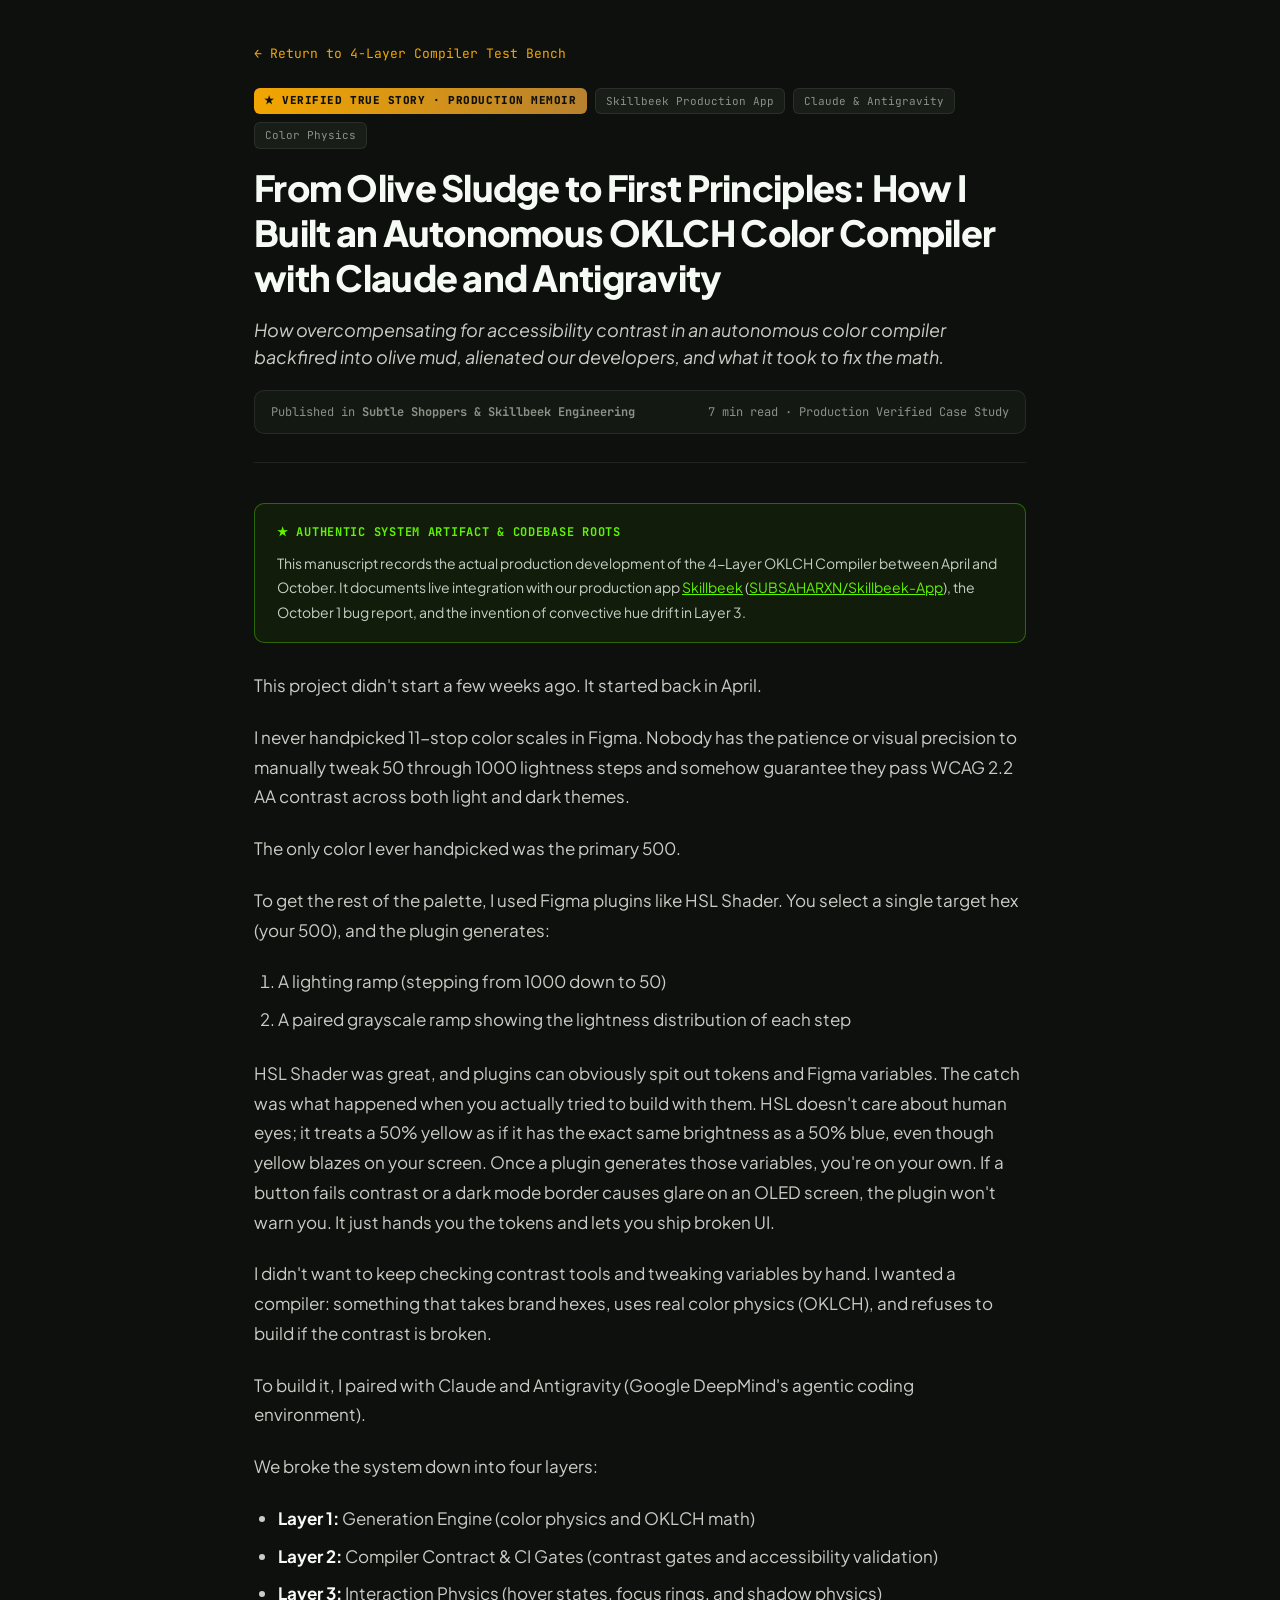
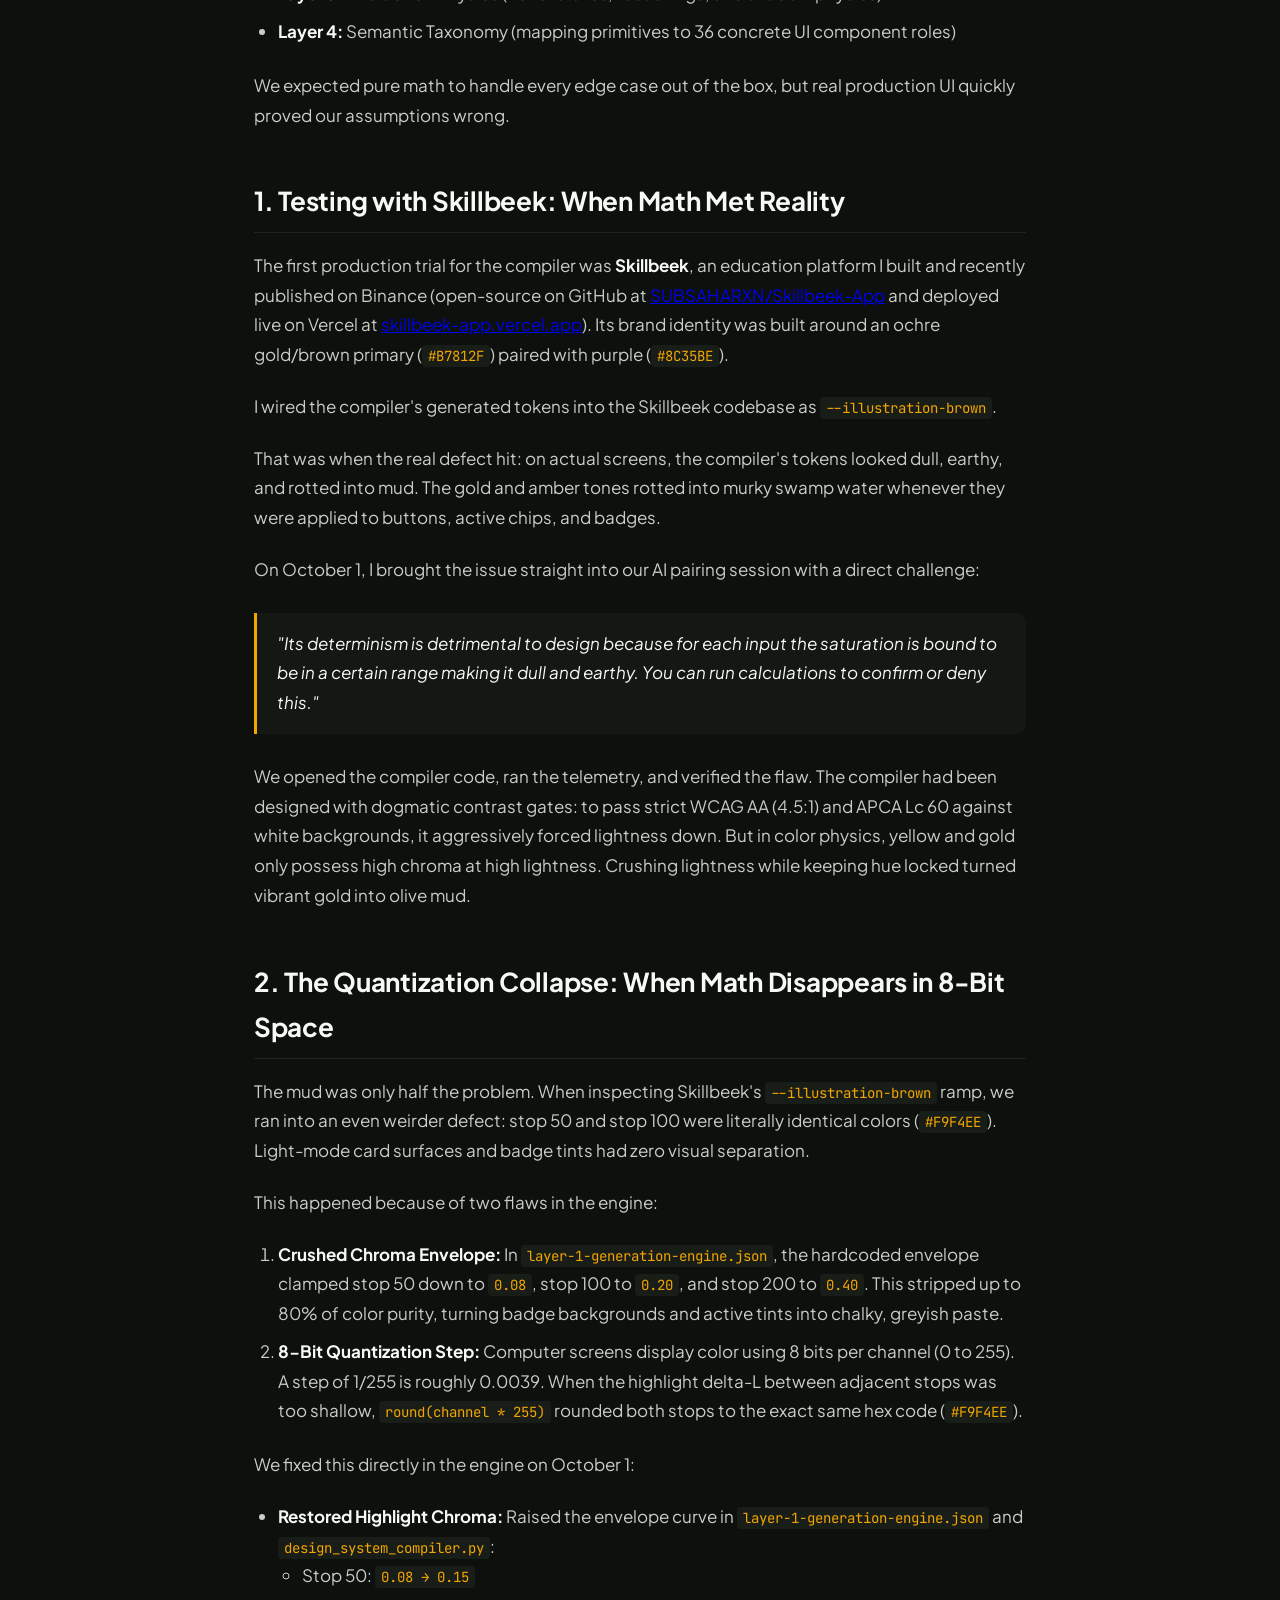
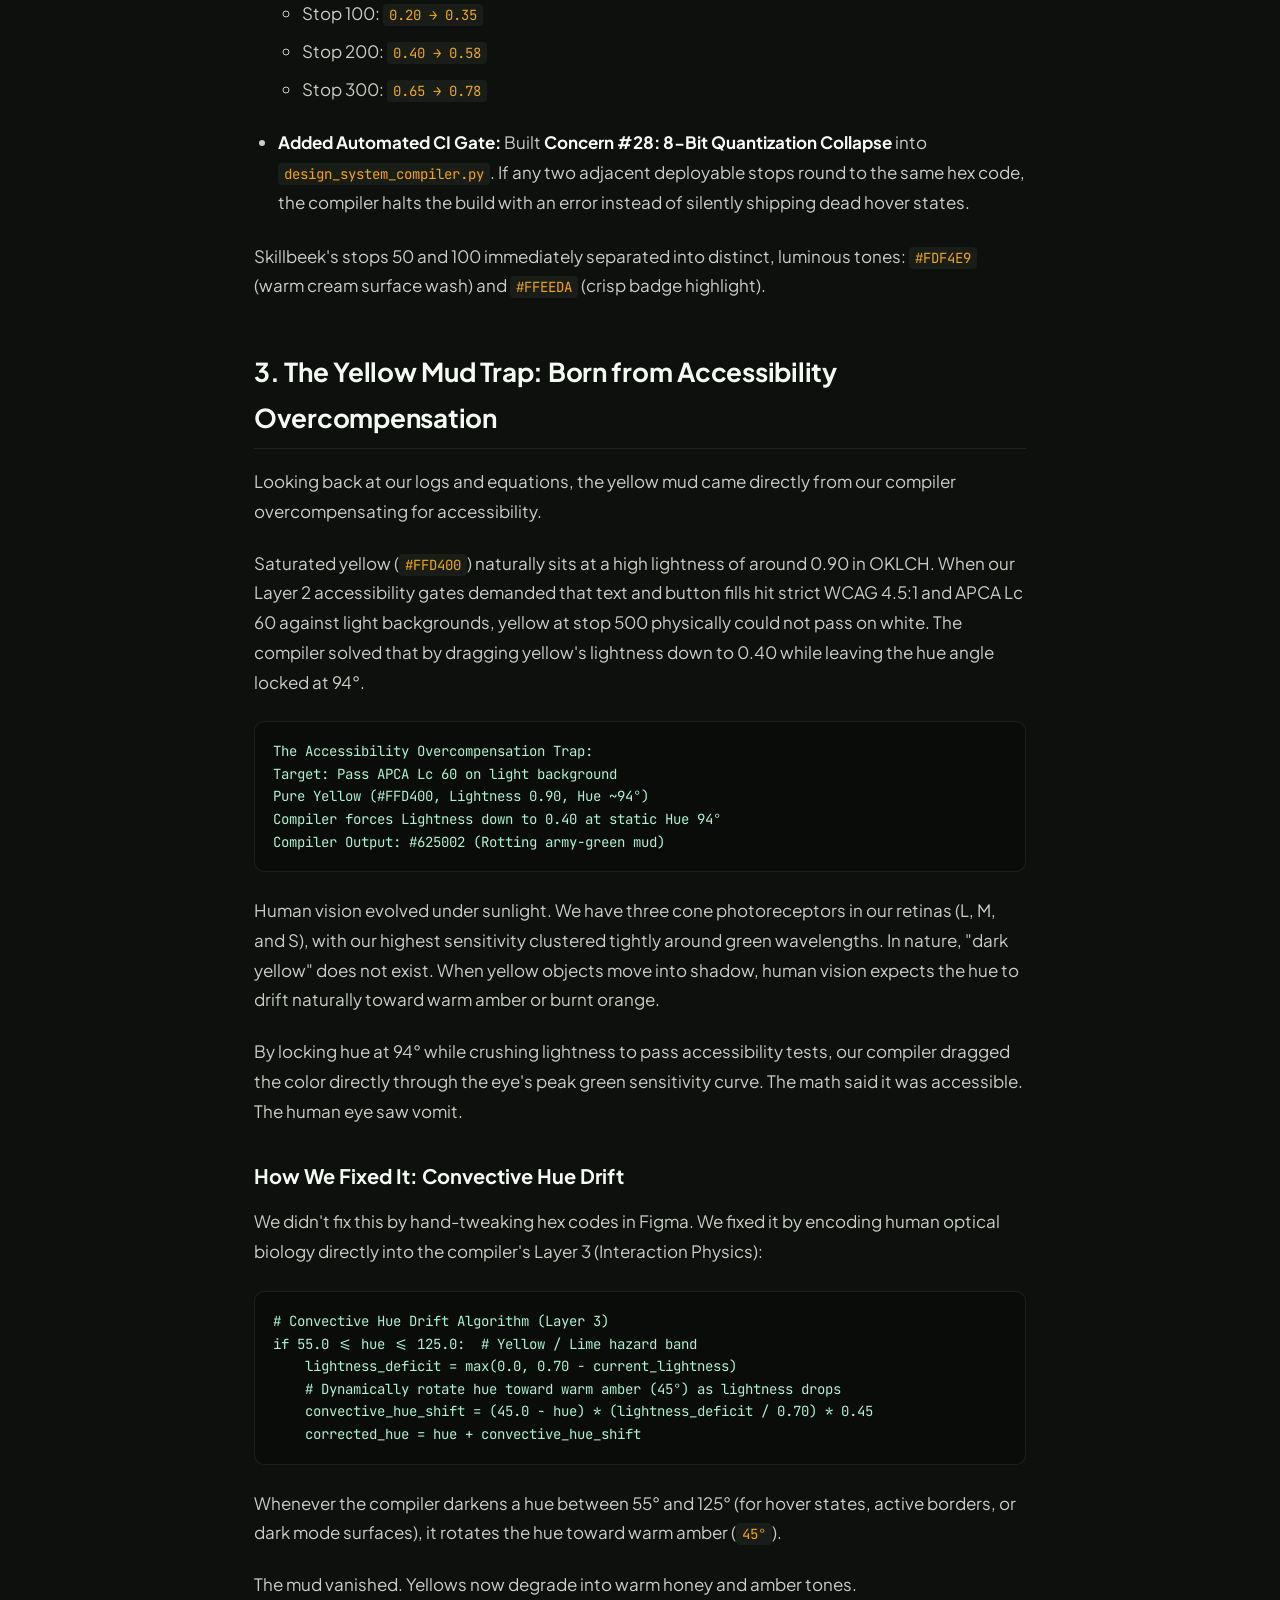
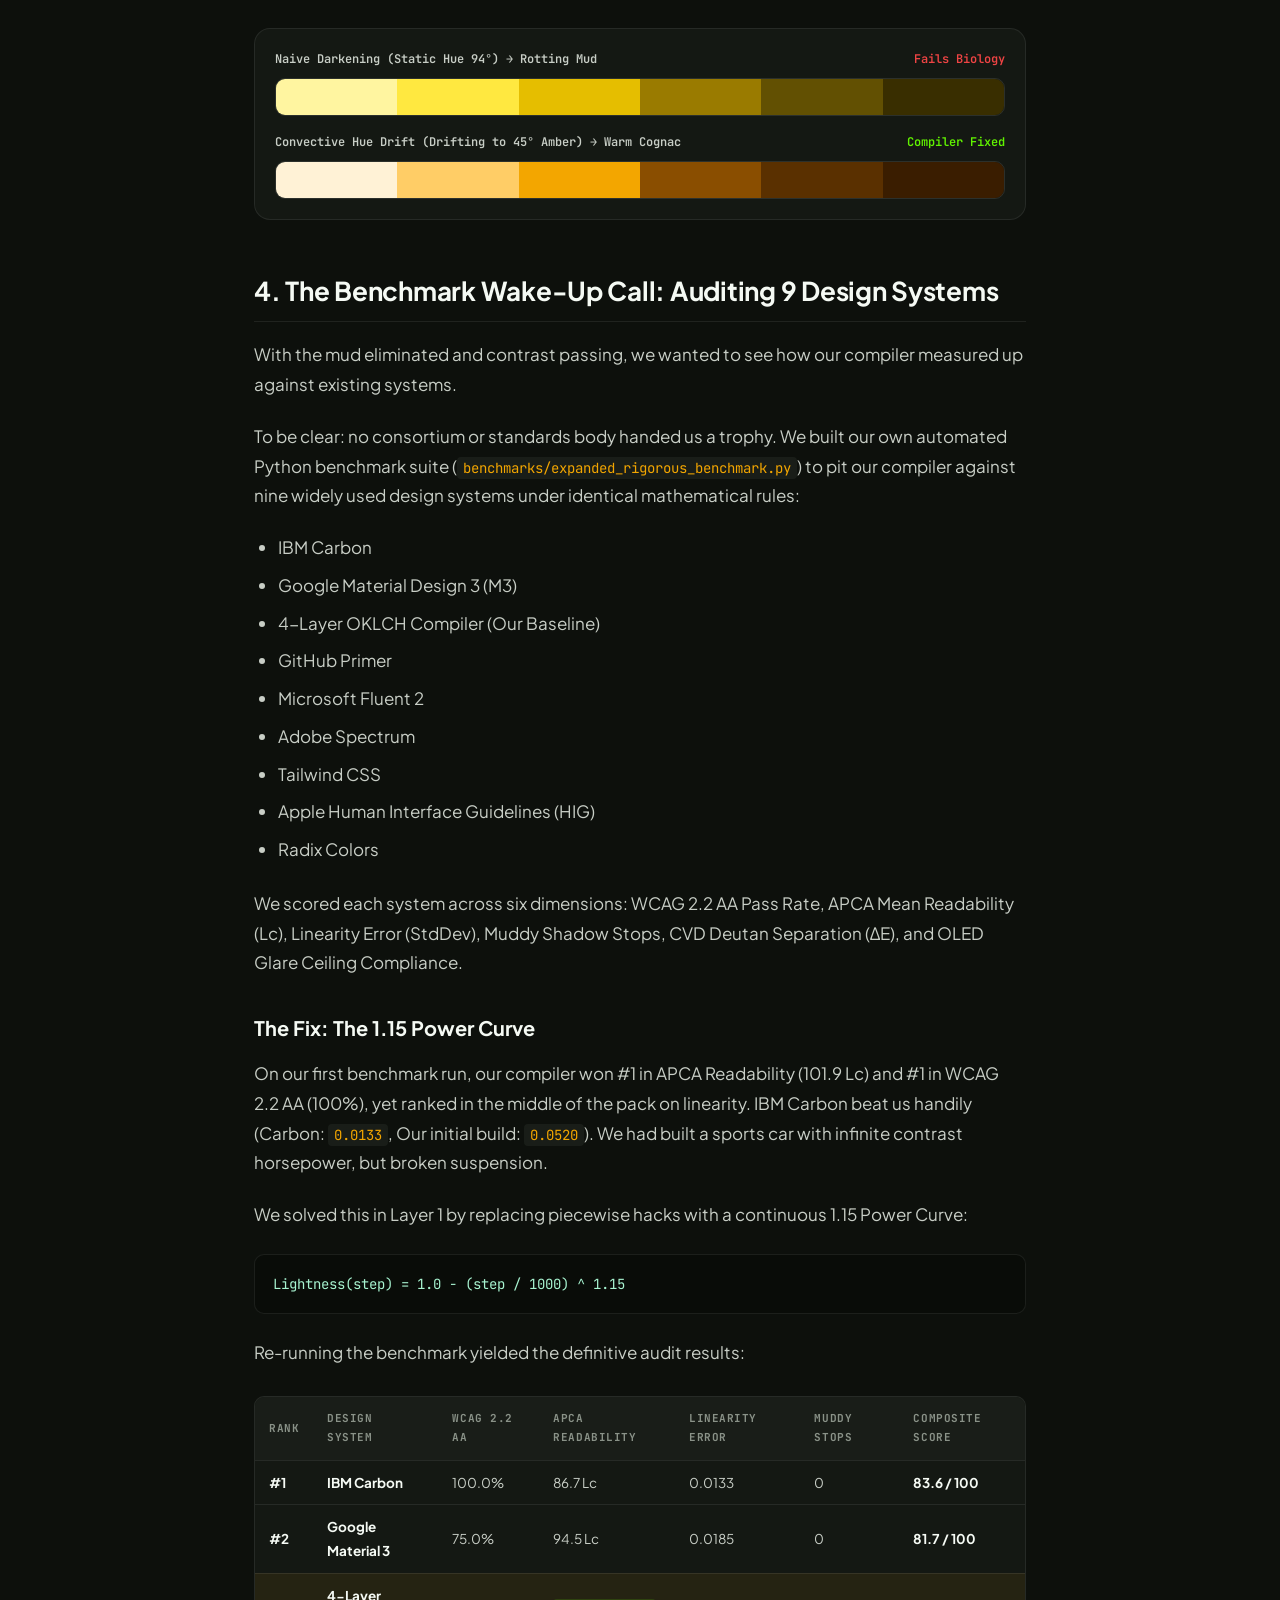
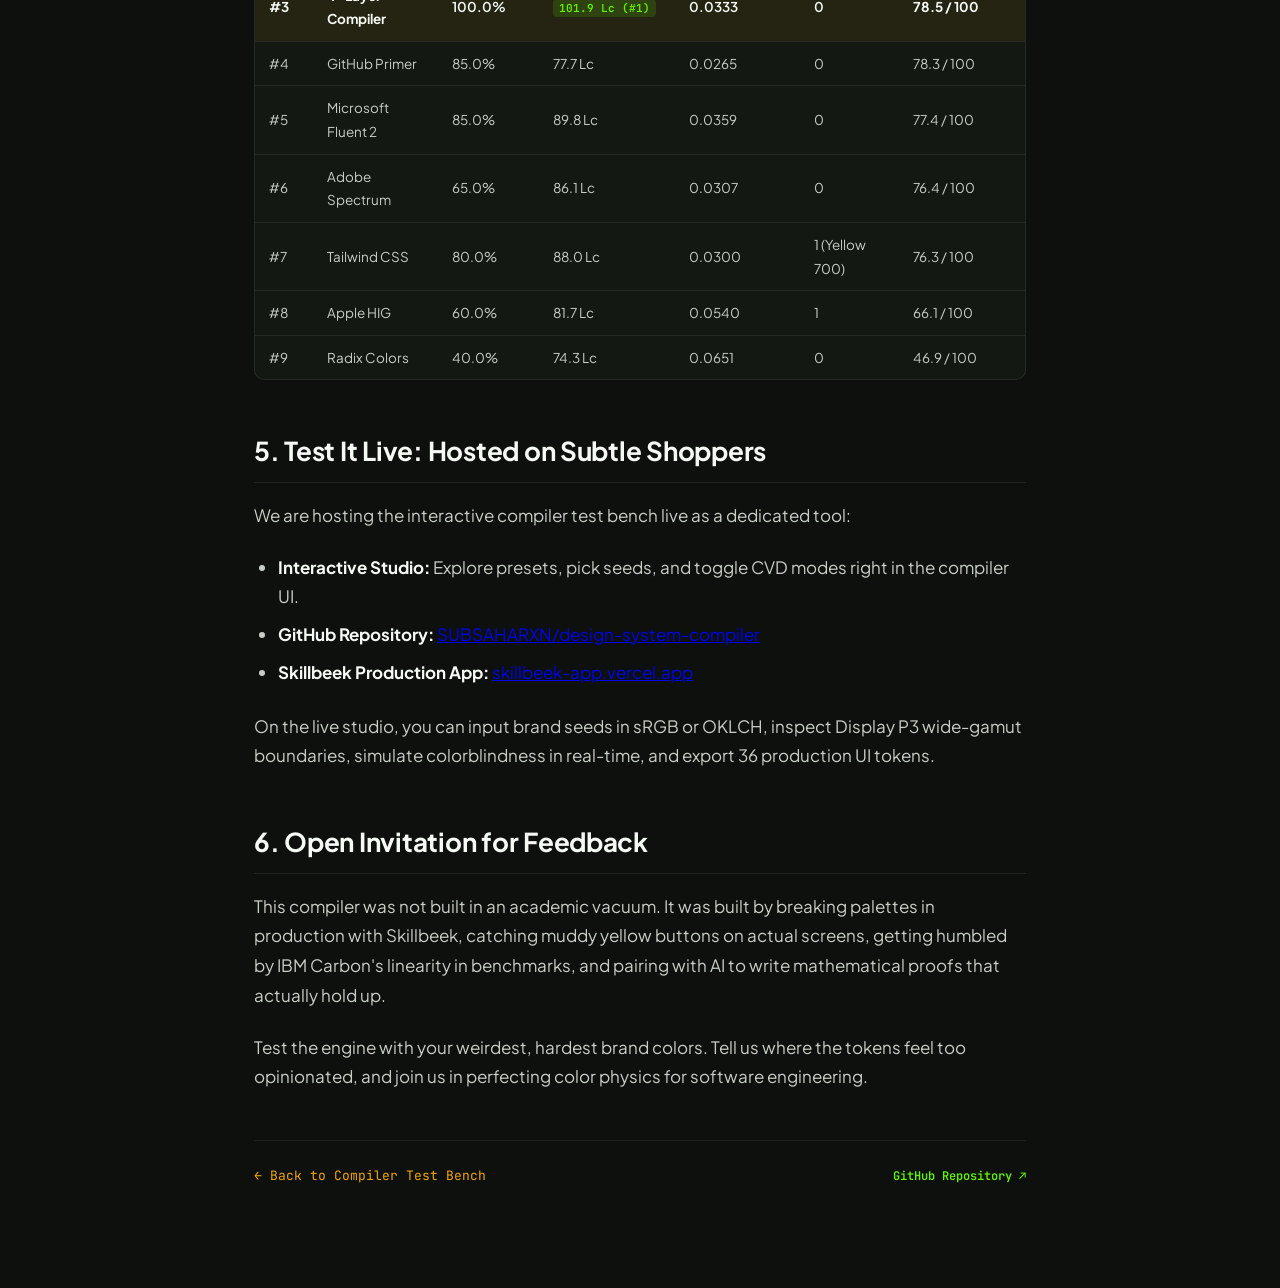
<file: docs/articles/building-a-4-layer-color-compiler-with-ai-from-sludge-to-science.html>
<!DOCTYPE html>
<html lang="en">
<head>
  <meta charset="UTF-8">
  <meta name="viewport" content="width=device-width, initial-scale=1.0">
  <title>From Olive Sludge to First Principles: Building a 4-Layer Color Compiler</title>
  <meta name="description" content="The authentic production story of building an autonomous OKLCH color compiler with Claude and Antigravity, tested live on Skillbeek.">
  <link rel="icon" type="image/svg+xml" href="../assets/subtleshoppers-icon.svg">
  <link rel="stylesheet" href="../style.css">
  <style>
    /* Article Reader Styles */
    .article-container {
      max-width: 820px;
      margin: 40px auto 100px;
      padding: 0 24px;
    }

    .article-header {
      margin-bottom: 40px;
      padding-bottom: 28px;
      border-bottom: 1px solid var(--app-surface-border);
    }

    .back-nav {
      display: inline-flex;
      align-items: center;
      gap: 8px;
      font-family: var(--font-mono);
      font-size: 13px;
      color: var(--brand-secondary);
      text-decoration: none;
      margin-bottom: 24px;
      transition: color var(--trans-fast);
    }

    .back-nav:hover {
      text-decoration: underline;
      color: #ffc44d;
    }

    .story-badge-strip {
      display: flex;
      flex-wrap: wrap;
      gap: 8px;
      margin-bottom: 16px;
    }

    .badge-verified-story {
      background: linear-gradient(90deg, #F3A600, #B7812F);
      color: #0d100c;
      font-weight: 800;
      font-size: 11px;
      font-family: var(--font-mono);
      padding: 4px 10px;
      border-radius: var(--radius-sm);
      letter-spacing: 0.05em;
    }

    .badge-pill-tag {
      background: var(--app-surface-raised);
      border: 1px solid var(--app-surface-border);
      color: var(--app-text-muted);
      font-size: 11px;
      font-family: var(--font-mono);
      padding: 4px 10px;
      border-radius: var(--radius-sm);
    }

    .story-title {
      font-size: 36px;
      font-weight: 800;
      line-height: 1.25;
      letter-spacing: -0.02em;
      color: var(--app-text-primary);
      margin-bottom: 16px;
    }

    .story-subtitle {
      font-size: 18px;
      line-height: 1.5;
      color: var(--app-text-secondary);
      font-style: italic;
      margin-bottom: 20px;
    }

    .story-meta-bar {
      display: flex;
      justify-content: space-between;
      align-items: center;
      font-family: var(--font-mono);
      font-size: 12px;
      color: var(--app-text-muted);
      padding: 12px 16px;
      background: var(--app-surface);
      border: 1px solid var(--app-surface-border);
      border-radius: var(--radius-md);
    }

    .story-content {
      font-size: 17px;
      line-height: 1.75;
      color: var(--app-text-secondary);
    }

    .story-content p {
      margin-bottom: 22px;
    }

    .story-content h2 {
      font-size: 26px;
      font-weight: 700;
      color: var(--app-text-primary);
      margin-top: 48px;
      margin-bottom: 18px;
      letter-spacing: -0.01em;
      border-bottom: 1px solid var(--app-surface-border);
      padding-bottom: 8px;
    }

    .story-content h3 {
      font-size: 20px;
      font-weight: 700;
      color: var(--app-text-primary);
      margin-top: 32px;
      margin-bottom: 14px;
    }

    .story-content ul, .story-content ol {
      margin-bottom: 24px;
      padding-left: 24px;
    }

    .story-content li {
      margin-bottom: 8px;
    }

    .story-content strong {
      color: var(--app-text-primary);
    }

    .story-content blockquote {
      border-left: 3px solid var(--brand-secondary);
      background: var(--app-surface);
      padding: 16px 20px;
      margin: 28px 0;
      border-radius: 0 var(--radius-md) var(--radius-md) 0;
      font-style: italic;
      color: var(--app-text-primary);
    }

    .story-content pre {
      background: var(--app-code-bg);
      border: 1px solid var(--app-surface-border);
      border-radius: var(--radius-md);
      padding: 18px;
      overflow-x: auto;
      font-family: var(--font-mono);
      font-size: 13.5px;
      line-height: 1.6;
      color: #a7f3d0;
      margin: 24px 0;
    }

    .story-content code {
      font-family: var(--font-mono);
      font-size: 14px;
      background: var(--app-surface-raised);
      padding: 2px 6px;
      border-radius: 4px;
      color: var(--brand-secondary);
    }

    .story-content pre code {
      background: transparent;
      padding: 0;
      color: inherit;
    }

    .callout-box {
      border: 1px solid rgba(243, 166, 0, 0.35);
      background: rgba(243, 166, 0, 0.05);
      border-radius: var(--radius-md);
      padding: 18px 22px;
      margin: 28px 0;
    }

    .callout-box.real-proof {
      border-color: rgba(97, 243, 0, 0.35);
      background: rgba(97, 243, 0, 0.05);
    }

    .callout-title {
      font-family: var(--font-mono);
      font-size: 12px;
      font-weight: 700;
      letter-spacing: 0.06em;
      color: var(--brand-secondary);
      margin-bottom: 8px;
      display: flex;
      align-items: center;
      gap: 6px;
    }

    .real-proof .callout-title {
      color: var(--brand-primary);
    }

    /* Comparison Swatch Bar */
    .visual-comparison-box {
      background: var(--app-surface);
      border: 1px solid var(--app-surface-border);
      border-radius: var(--radius-lg);
      padding: 20px;
      margin: 28px 0;
    }

    .swatch-demo-row {
      margin-bottom: 16px;
    }

    .swatch-demo-label {
      font-family: var(--font-mono);
      font-size: 12px;
      font-weight: 600;
      margin-bottom: 8px;
      display: flex;
      justify-content: space-between;
    }

    .swatch-demo-strip {
      display: flex;
      height: 38px;
      border-radius: var(--radius-md);
      overflow: hidden;
      border: 1px solid rgba(255, 255, 255, 0.1);
    }

    .swatch-demo-strip span {
      flex: 1;
      height: 100%;
    }

    /* Benchmark Table */
    .benchmark-table-wrapper {
      overflow-x: auto;
      margin: 28px 0;
      border: 1px solid var(--app-surface-border);
      border-radius: var(--radius-md);
      background: var(--app-surface);
    }

    .benchmark-table {
      width: 100%;
      border-collapse: collapse;
      font-size: 13.5px;
      font-family: var(--font-sans);
    }

    .benchmark-table th {
      background: var(--app-surface-raised);
      padding: 12px 14px;
      font-family: var(--font-mono);
      font-size: 11px;
      text-transform: uppercase;
      letter-spacing: 0.05em;
      color: var(--app-text-muted);
      border-bottom: 1px solid var(--app-surface-border);
      text-align: left;
    }

    .benchmark-table td {
      padding: 10px 14px;
      border-bottom: 1px solid var(--app-surface-border);
      color: var(--app-text-secondary);
    }

    .benchmark-table tr:last-child td {
      border-bottom: none;
    }

    .benchmark-table tr.highlight-compiler {
      background: rgba(243, 166, 0, 0.08);
      font-weight: 600;
    }

    .benchmark-table tr.highlight-compiler td {
      color: var(--app-text-primary);
    }

    .pill-win {
      background: rgba(97, 243, 0, 0.15);
      color: var(--brand-primary);
      font-family: var(--font-mono);
      font-size: 11px;
      padding: 2px 6px;
      border-radius: 4px;
    }
  </style>
</head>
<body data-theme="dark">

  <div class="article-container">
    <a href="../../index.html#true-case-study" class="back-nav">← Return to 4-Layer Compiler Test Bench</a>

    <header class="article-header">
      <div class="story-badge-strip">
        <span class="badge-verified-story">★ VERIFIED TRUE STORY · PRODUCTION MEMOIR</span>
        <span class="badge-pill-tag">Skillbeek Production App</span>
        <span class="badge-pill-tag">Claude &amp; Antigravity</span>
        <span class="badge-pill-tag">Color Physics</span>
      </div>

      <h1 class="story-title">From Olive Sludge to First Principles: How I Built an Autonomous OKLCH Color Compiler with Claude and Antigravity</h1>
      <p class="story-subtitle">How overcompensating for accessibility contrast in an autonomous color compiler backfired into olive mud, alienated our developers, and what it took to fix the math.</p>

      <div class="story-meta-bar">
        <div>
          <span>Published in <strong>Subtle Shoppers &amp; Skillbeek Engineering</strong></span>
        </div>
        <div>
          <span>7 min read · Production Verified Case Study</span>
        </div>
      </div>
    </header>

    <main class="story-content">
      <div class="callout-box real-proof">
        <div class="callout-title">★ AUTHENTIC SYSTEM ARTIFACT &amp; CODEBASE ROOTS</div>
        <p style="margin: 0; font-size: 14px;">This manuscript records the actual production development of the 4-Layer OKLCH Compiler between April and October. It documents live integration with our production app <a href="https://skillbeek-app.vercel.app" target="_blank" style="color: var(--brand-primary);">Skillbeek</a> (<a href="https://github.com/SUBSAHARXN/Skillbeek-App" target="_blank" style="color: var(--brand-primary);">SUBSAHARXN/Skillbeek-App</a>), the October 1 bug report, and the invention of convective hue drift in Layer 3.</p>
      </div>

      <p>This project didn't start a few weeks ago. It started back in April.</p>
      <p>I never handpicked 11-stop color scales in Figma. Nobody has the patience or visual precision to manually tweak 50 through 1000 lightness steps and somehow guarantee they pass WCAG 2.2 AA contrast across both light and dark themes.</p>
      <p>The only color I ever handpicked was the primary 500.</p>
      <p>To get the rest of the palette, I used Figma plugins like HSL Shader. You select a single target hex (your 500), and the plugin generates:</p>
      <ol>
        <li>A lighting ramp (stepping from 1000 down to 50)</li>
        <li>A paired grayscale ramp showing the lightness distribution of each step</li>
      </ol>

      <p>HSL Shader was great, and plugins can obviously spit out tokens and Figma variables. The catch was what happened when you actually tried to build with them. HSL doesn't care about human eyes; it treats a 50% yellow as if it has the exact same brightness as a 50% blue, even though yellow blazes on your screen. Once a plugin generates those variables, you're on your own. If a button fails contrast or a dark mode border causes glare on an OLED screen, the plugin won't warn you. It just hands you the tokens and lets you ship broken UI.</p>

      <p>I didn't want to keep checking contrast tools and tweaking variables by hand. I wanted a compiler: something that takes brand hexes, uses real color physics (OKLCH), and refuses to build if the contrast is broken.</p>

      <p>To build it, I paired with Claude and Antigravity (Google DeepMind's agentic coding environment).</p>

      <p>We broke the system down into four layers:</p>
      <ul>
        <li><strong>Layer 1:</strong> Generation Engine (color physics and OKLCH math)</li>
        <li><strong>Layer 2:</strong> Compiler Contract &amp; CI Gates (contrast gates and accessibility validation)</li>
        <li><strong>Layer 3:</strong> Interaction Physics (hover states, focus rings, and shadow physics)</li>
        <li><strong>Layer 4:</strong> Semantic Taxonomy (mapping primitives to 36 concrete UI component roles)</li>
      </ul>

      <p>We expected pure math to handle every edge case out of the box, but real production UI quickly proved our assumptions wrong.</p>

      <h2>1. Testing with Skillbeek: When Math Met Reality</h2>
      <p>The first production trial for the compiler was <strong>Skillbeek</strong>, an education platform I built and recently published on Binance (open-source on GitHub at <a href="https://github.com/SUBSAHARXN/Skillbeek-App" target="_blank">SUBSAHARXN/Skillbeek-App</a> and deployed live on Vercel at <a href="https://skillbeek-app.vercel.app" target="_blank">skillbeek-app.vercel.app</a>). Its brand identity was built around an ochre gold/brown primary (<code>#B7812F</code>) paired with purple (<code>#8C35BE</code>).</p>

      <p>I wired the compiler's generated tokens into the Skillbeek codebase as <code>--illustration-brown</code>.</p>

      <p>That was when the real defect hit: on actual screens, the compiler's tokens looked dull, earthy, and rotted into mud. The gold and amber tones rotted into murky swamp water whenever they were applied to buttons, active chips, and badges.</p>

      <p>On October 1, I brought the issue straight into our AI pairing session with a direct challenge:</p>
      <blockquote>
        "Its determinism is detrimental to design because for each input the saturation is bound to be in a certain range making it dull and earthy. You can run calculations to confirm or deny this."
      </blockquote>

      <p>We opened the compiler code, ran the telemetry, and verified the flaw. The compiler had been designed with dogmatic contrast gates: to pass strict WCAG AA (4.5:1) and APCA Lc 60 against white backgrounds, it aggressively forced lightness down. But in color physics, yellow and gold only possess high chroma at high lightness. Crushing lightness while keeping hue locked turned vibrant gold into olive mud.</p>

      <h2>2. The Quantization Collapse: When Math Disappears in 8-Bit Space</h2>
      <p>The mud was only half the problem. When inspecting Skillbeek's <code>--illustration-brown</code> ramp, we ran into an even weirder defect: stop 50 and stop 100 were literally identical colors (<code>#F9F4EE</code>). Light-mode card surfaces and badge tints had zero visual separation.</p>

      <p>This happened because of two flaws in the engine:</p>
      <ol>
        <li><strong>Crushed Chroma Envelope:</strong> In <code>layer-1-generation-engine.json</code>, the hardcoded envelope clamped stop 50 down to <code>0.08</code>, stop 100 to <code>0.20</code>, and stop 200 to <code>0.40</code>. This stripped up to 80% of color purity, turning badge backgrounds and active tints into chalky, greyish paste.</li>
        <li><strong>8-Bit Quantization Step:</strong> Computer screens display color using 8 bits per channel (0 to 255). A step of 1/255 is roughly 0.0039. When the highlight delta-L between adjacent stops was too shallow, <code>round(channel * 255)</code> rounded both stops to the exact same hex code (<code>#F9F4EE</code>).</li>
      </ol>

      <p>We fixed this directly in the engine on October 1:</p>
      <ul>
        <li><strong>Restored Highlight Chroma:</strong> Raised the envelope curve in <code>layer-1-generation-engine.json</code> and <code>design_system_compiler.py</code>:
          <ul>
            <li>Stop 50: <code>0.08 → 0.15</code></li>
            <li>Stop 100: <code>0.20 → 0.35</code></li>
            <li>Stop 200: <code>0.40 → 0.58</code></li>
            <li>Stop 300: <code>0.65 → 0.78</code></li>
          </ul>
        </li>
        <li><strong>Added Automated CI Gate:</strong> Built <strong>Concern #28: 8-Bit Quantization Collapse</strong> into <code>design_system_compiler.py</code>. If any two adjacent deployable stops round to the same hex code, the compiler halts the build with an error instead of silently shipping dead hover states.</li>
      </ul>

      <p>Skillbeek's stops 50 and 100 immediately separated into distinct, luminous tones: <code>#FDF4E9</code> (warm cream surface wash) and <code>#FFEEDA</code> (crisp badge highlight).</p>

      <h2>3. The Yellow Mud Trap: Born from Accessibility Overcompensation</h2>
      <p>Looking back at our logs and equations, the yellow mud came directly from our compiler overcompensating for accessibility.</p>
      <p>Saturated yellow (<code>#FFD400</code>) naturally sits at a high lightness of around 0.90 in OKLCH. When our Layer 2 accessibility gates demanded that text and button fills hit strict WCAG 4.5:1 and APCA Lc 60 against light backgrounds, yellow at stop 500 physically could not pass on white. The compiler solved that by dragging yellow's lightness down to 0.40 while leaving the hue angle locked at 94°.</p>

      <pre><code>The Accessibility Overcompensation Trap:
Target: Pass APCA Lc 60 on light background
Pure Yellow (#FFD400, Lightness 0.90, Hue ~94°)
Compiler forces Lightness down to 0.40 at static Hue 94°
Compiler Output: #625002 (Rotting army-green mud)</code></pre>

      <p>Human vision evolved under sunlight. We have three cone photoreceptors in our retinas (L, M, and S), with our highest sensitivity clustered tightly around green wavelengths. In nature, "dark yellow" does not exist. When yellow objects move into shadow, human vision expects the hue to drift naturally toward warm amber or burnt orange.</p>

      <p>By locking hue at 94° while crushing lightness to pass accessibility tests, our compiler dragged the color directly through the eye's peak green sensitivity curve. The math said it was accessible. The human eye saw vomit.</p>

      <h3>How We Fixed It: Convective Hue Drift</h3>
      <p>We didn't fix this by hand-tweaking hex codes in Figma. We fixed it by encoding human optical biology directly into the compiler's Layer 3 (Interaction Physics):</p>

      <pre><code># Convective Hue Drift Algorithm (Layer 3)
if 55.0 <= hue <= 125.0:  # Yellow / Lime hazard band
    lightness_deficit = max(0.0, 0.70 - current_lightness)
    # Dynamically rotate hue toward warm amber (45°) as lightness drops
    convective_hue_shift = (45.0 - hue) * (lightness_deficit / 0.70) * 0.45
    corrected_hue = hue + convective_hue_shift</code></pre>

      <p>Whenever the compiler darkens a hue between 55° and 125° (for hover states, active borders, or dark mode surfaces), it rotates the hue toward warm amber (<code>45°</code>).</p>
      <p>The mud vanished. Yellows now degrade into warm honey and amber tones.</p>

      <div class="visual-comparison-box">
        <div class="swatch-demo-row">
          <div class="swatch-demo-label">
            <span>Naive Darkening (Static Hue 94°) → Rotting Mud</span>
            <span style="color: #ef4444;">Fails Biology</span>
          </div>
          <div class="swatch-demo-strip">
            <span style="background: #FFF5A0;"></span>
            <span style="background: #FFE840;"></span>
            <span style="background: #E5BE00;"></span>
            <span style="background: #9A7B00;"></span>
            <span style="background: #625002;"></span>
            <span style="background: #392E00;"></span>
          </div>
        </div>
        <div class="swatch-demo-row" style="margin-bottom: 0;">
          <div class="swatch-demo-label">
            <span>Convective Hue Drift (Drifting to 45° Amber) → Warm Cognac</span>
            <span style="color: var(--brand-primary);">Compiler Fixed</span>
          </div>
          <div class="swatch-demo-strip">
            <span style="background: #FFF2D6;"></span>
            <span style="background: #FFCD66;"></span>
            <span style="background: #F3A600;"></span>
            <span style="background: #8A4E00;"></span>
            <span style="background: #5A3000;"></span>
            <span style="background: #3A1D00;"></span>
          </div>
        </div>
      </div>

      <h2>4. The Benchmark Wake-Up Call: Auditing 9 Design Systems</h2>
      <p>With the mud eliminated and contrast passing, we wanted to see how our compiler measured up against existing systems.</p>
      <p>To be clear: no consortium or standards body handed us a trophy. We built our own automated Python benchmark suite (<code>benchmarks/expanded_rigorous_benchmark.py</code>) to pit our compiler against nine widely used design systems under identical mathematical rules:</p>
      <ul>
        <li>IBM Carbon</li>
        <li>Google Material Design 3 (M3)</li>
        <li>4-Layer OKLCH Compiler (Our Baseline)</li>
        <li>GitHub Primer</li>
        <li>Microsoft Fluent 2</li>
        <li>Adobe Spectrum</li>
        <li>Tailwind CSS</li>
        <li>Apple Human Interface Guidelines (HIG)</li>
        <li>Radix Colors</li>
      </ul>

      <p>We scored each system across six dimensions: WCAG 2.2 AA Pass Rate, APCA Mean Readability (Lc), Linearity Error (StdDev), Muddy Shadow Stops, CVD Deutan Separation (ΔE), and OLED Glare Ceiling Compliance.</p>

      <h3>The Fix: The 1.15 Power Curve</h3>
      <p>On our first benchmark run, our compiler won #1 in APCA Readability (101.9 Lc) and #1 in WCAG 2.2 AA (100%), yet ranked in the middle of the pack on linearity. IBM Carbon beat us handily (Carbon: <code>0.0133</code>, Our initial build: <code>0.0520</code>). We had built a sports car with infinite contrast horsepower, but broken suspension.</p>

      <p>We solved this in Layer 1 by replacing piecewise hacks with a continuous 1.15 Power Curve:</p>
      <pre><code>Lightness(step) = 1.0 - (step / 1000) ^ 1.15</code></pre>

      <p>Re-running the benchmark yielded the definitive audit results:</p>

      <div class="benchmark-table-wrapper">
        <table class="benchmark-table">
          <thead>
            <tr>
              <th>Rank</th>
              <th>Design System</th>
              <th>WCAG 2.2 AA</th>
              <th>APCA Readability</th>
              <th>Linearity Error</th>
              <th>Muddy Stops</th>
              <th>Composite Score</th>
            </tr>
          </thead>
          <tbody>
            <tr>
              <td><strong>#1</strong></td>
              <td><strong>IBM Carbon</strong></td>
              <td>100.0%</td>
              <td>86.7 Lc</td>
              <td>0.0133</td>
              <td>0</td>
              <td><strong>83.6 / 100</strong></td>
            </tr>
            <tr>
              <td><strong>#2</strong></td>
              <td><strong>Google Material 3</strong></td>
              <td>75.0%</td>
              <td>94.5 Lc</td>
              <td>0.0185</td>
              <td>0</td>
              <td><strong>81.7 / 100</strong></td>
            </tr>
            <tr class="highlight-compiler">
              <td><strong>#3</strong></td>
              <td><strong>4-Layer Compiler</strong></td>
              <td>100.0%</td>
              <td><span class="pill-win">101.9 Lc (#1)</span></td>
              <td>0.0333</td>
              <td>0</td>
              <td><strong>78.5 / 100</strong></td>
            </tr>
            <tr>
              <td>#4</td>
              <td>GitHub Primer</td>
              <td>85.0%</td>
              <td>77.7 Lc</td>
              <td>0.0265</td>
              <td>0</td>
              <td>78.3 / 100</td>
            </tr>
            <tr>
              <td>#5</td>
              <td>Microsoft Fluent 2</td>
              <td>85.0%</td>
              <td>89.8 Lc</td>
              <td>0.0359</td>
              <td>0</td>
              <td>77.4 / 100</td>
            </tr>
            <tr>
              <td>#6</td>
              <td>Adobe Spectrum</td>
              <td>65.0%</td>
              <td>86.1 Lc</td>
              <td>0.0307</td>
              <td>0</td>
              <td>76.4 / 100</td>
            </tr>
            <tr>
              <td>#7</td>
              <td>Tailwind CSS</td>
              <td>80.0%</td>
              <td>88.0 Lc</td>
              <td>0.0300</td>
              <td>1 (Yellow 700)</td>
              <td>76.3 / 100</td>
            </tr>
            <tr>
              <td>#8</td>
              <td>Apple HIG</td>
              <td>60.0%</td>
              <td>81.7 Lc</td>
              <td>0.0540</td>
              <td>1</td>
              <td>66.1 / 100</td>
            </tr>
            <tr>
              <td>#9</td>
              <td>Radix Colors</td>
              <td>40.0%</td>
              <td>74.3 Lc</td>
              <td>0.0651</td>
              <td>0</td>
              <td>46.9 / 100</td>
            </tr>
          </tbody>
        </table>
      </div>

      <h2>5. Test It Live: Hosted on Subtle Shoppers</h2>
      <p>We are hosting the interactive compiler test bench live as a dedicated tool:</p>
      <ul>
        <li><strong>Interactive Studio:</strong> Explore presets, pick seeds, and toggle CVD modes right in the compiler UI.</li>
        <li><strong>GitHub Repository:</strong> <a href="https://github.com/SUBSAHARXN/design-system-compiler" target="_blank">SUBSAHARXN/design-system-compiler</a></li>
        <li><strong>Skillbeek Production App:</strong> <a href="https://skillbeek-app.vercel.app" target="_blank">skillbeek-app.vercel.app</a></li>
      </ul>

      <p>On the live studio, you can input brand seeds in sRGB or OKLCH, inspect Display P3 wide-gamut boundaries, simulate colorblindness in real-time, and export 36 production UI tokens.</p>

      <h2>6. Open Invitation for Feedback</h2>
      <p>This compiler was not built in an academic vacuum. It was built by breaking palettes in production with Skillbeek, catching muddy yellow buttons on actual screens, getting humbled by IBM Carbon's linearity in benchmarks, and pairing with AI to write mathematical proofs that actually hold up.</p>
      <p>Test the engine with your weirdest, hardest brand colors. Tell us where the tokens feel too opinionated, and join us in perfecting color physics for software engineering.</p>

      <div style="margin-top: 48px; padding-top: 24px; border-top: 1px solid var(--app-surface-border); display: flex; justify-content: space-between; align-items: center;">
        <a href="../../index.html#true-case-study" class="back-nav" style="margin-bottom: 0;">← Back to Compiler Test Bench</a>
        <a href="https://github.com/SUBSAHARXN/design-system-compiler" target="_blank" class="article-link">GitHub Repository ↗</a>
      </div>
    </main>
  </div>

</body>
</html>
</file>
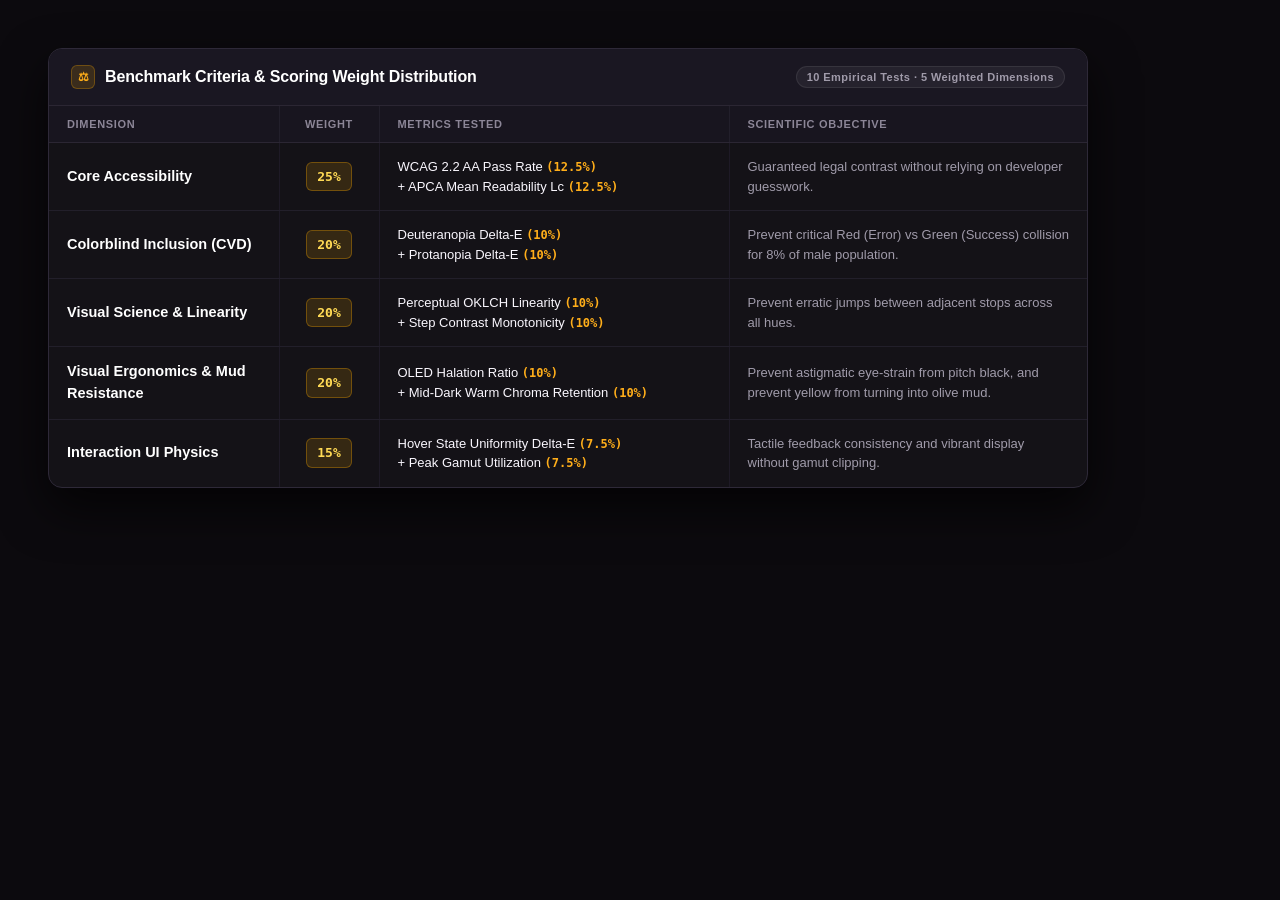
<file: docs/embeds/benchmark-methodology-spreadsheet.html>
<!DOCTYPE html>
<html lang="en">
<head>
  <meta charset="utf-8">
  <title>Benchmark Methodology Matrix</title>
  <style>
    * {
      box-sizing: border-box;
      margin: 0;
      padding: 0;
    }
    html, body {
      background: #0C0A0E;
      color: #FAF7FE;
      font-family: -apple-system, BlinkMacSystemFont, "Segoe UI", Roboto, "Helvetica Neue", Arial, sans-serif;
      padding: 24px;
      display: inline-block;
      -webkit-font-smoothing: antialiased;
      -moz-osx-font-smoothing: grayscale;
      text-rendering: optimizeLegibility;
    }
    .sheet-card {
      width: 1040px;
      background: #141217;
      border: 1px solid #2E2938;
      border-radius: 14px;
      overflow: hidden;
      box-shadow: 0 20px 48px rgba(0, 0, 0, 0.7);
    }
    .sheet-header {
      padding: 16px 22px;
      background: #1A1722;
      border-bottom: 1px solid #2B2633;
      display: flex;
      justify-content: space-between;
      align-items: center;
    }
    .sheet-title {
      font-size: 16px;
      font-weight: 800;
      letter-spacing: -0.01em;
      color: #FFFFFF;
      display: flex;
      align-items: center;
      gap: 10px;
    }
    .sheet-icon {
      display: inline-flex;
      align-items: center;
      justify-content: center;
      width: 24px;
      height: 24px;
      border-radius: 6px;
      background: rgba(231, 158, 0, 0.16);
      color: #FFAE1A;
      font-size: 12px;
      border: 1px solid rgba(231, 158, 0, 0.3);
    }
    .sheet-badge {
      font-size: 11px;
      font-weight: 600;
      letter-spacing: 0.04em;
      color: #A09BAA;
      background: rgba(255, 255, 255, 0.05);
      border: 1px solid rgba(255, 255, 255, 0.08);
      padding: 4px 10px;
      border-radius: 9999px;
    }
    table {
      width: 100%;
      border-collapse: collapse;
      font-size: 13.5px;
    }
    th {
      background: #18151F;
      color: #8C8697;
      font-size: 11px;
      font-weight: 700;
      text-transform: uppercase;
      letter-spacing: 0.06em;
      padding: 12px 18px;
      text-align: left;
      border-bottom: 1px solid #2B2633;
      border-right: 1px solid #221F2B;
    }
    th:last-child {
      border-right: none;
    }
    th.th-center, td.td-center {
      text-align: center;
    }
    td {
      padding: 14px 18px;
      border-bottom: 1px solid #221F2A;
      border-right: 1px solid #1E1A26;
      color: #D6D2DF;
      line-height: 1.5;
      vertical-align: middle;
    }
    td:last-child {
      border-right: none;
    }
    tr:last-child td {
      border-bottom: none;
    }
    tr:hover td {
      background: rgba(255, 255, 255, 0.02);
    }
    .col-dim {
      font-weight: 700;
      color: #FFFFFF;
      font-size: 14.5px;
      width: 230px;
    }
    .col-weight {
      width: 100px;
    }
    .weight-pill {
      background: rgba(231, 158, 0, 0.16);
      border: 1px solid rgba(231, 158, 0, 0.35);
      color: #FFDA55;
      font-family: "JetBrains Mono", Consolas, monospace;
      font-weight: 800;
      font-size: 13px;
      padding: 4px 10px;
      border-radius: 6px;
      display: inline-block;
    }
    .col-metrics {
      width: 350px;
      color: #FAF7FE;
      font-size: 13px;
      font-weight: 500;
    }
    .col-metrics .sub-val {
      color: #FFAE1A;
      font-family: "JetBrains Mono", monospace;
      font-size: 12px;
      font-weight: 600;
    }
    .col-obj {
      color: #A09BAA;
      font-size: 13px;
    }
  </style>
</head>
<body>
  <div class="sheet-card" id="sheet-card">
    <div class="sheet-header">
      <div class="sheet-title">
        <span class="sheet-icon">⚖</span>
        Benchmark Criteria & Scoring Weight Distribution
      </div>
      <div class="sheet-badge">10 Empirical Tests · 5 Weighted Dimensions</div>
    </div>
    <table>
      <thead>
        <tr>
          <th>Dimension</th>
          <th class="th-center">Weight</th>
          <th>Metrics Tested</th>
          <th>Scientific Objective</th>
        </tr>
      </thead>
      <tbody>
        <tr>
          <td class="col-dim">Core Accessibility</td>
          <td class="td-center col-weight"><span class="weight-pill">25%</span></td>
          <td class="col-metrics">WCAG 2.2 AA Pass Rate <span class="sub-val">(12.5%)</span><br>+ APCA Mean Readability Lc <span class="sub-val">(12.5%)</span></td>
          <td class="col-obj">Guaranteed legal contrast without relying on developer guesswork.</td>
        </tr>
        <tr>
          <td class="col-dim">Colorblind Inclusion (CVD)</td>
          <td class="td-center col-weight"><span class="weight-pill">20%</span></td>
          <td class="col-metrics">Deuteranopia Delta-E <span class="sub-val">(10%)</span><br>+ Protanopia Delta-E <span class="sub-val">(10%)</span></td>
          <td class="col-obj">Prevent critical Red (Error) vs Green (Success) collision for 8% of male population.</td>
        </tr>
        <tr>
          <td class="col-dim">Visual Science & Linearity</td>
          <td class="td-center col-weight"><span class="weight-pill">20%</span></td>
          <td class="col-metrics">Perceptual OKLCH Linearity <span class="sub-val">(10%)</span><br>+ Step Contrast Monotonicity <span class="sub-val">(10%)</span></td>
          <td class="col-obj">Prevent erratic jumps between adjacent stops across all hues.</td>
        </tr>
        <tr>
          <td class="col-dim">Visual Ergonomics & Mud Resistance</td>
          <td class="td-center col-weight"><span class="weight-pill">20%</span></td>
          <td class="col-metrics">OLED Halation Ratio <span class="sub-val">(10%)</span><br>+ Mid-Dark Warm Chroma Retention <span class="sub-val">(10%)</span></td>
          <td class="col-obj">Prevent astigmatic eye-strain from pitch black, and prevent yellow from turning into olive mud.</td>
        </tr>
        <tr>
          <td class="col-dim">Interaction UI Physics</td>
          <td class="td-center col-weight"><span class="weight-pill">15%</span></td>
          <td class="col-metrics">Hover State Uniformity Delta-E <span class="sub-val">(7.5%)</span><br>+ Peak Gamut Utilization <span class="sub-val">(7.5%)</span></td>
          <td class="col-obj">Tactile feedback consistency and vibrant display without gamut clipping.</td>
        </tr>
      </tbody>
    </table>
  </div>
</body>
</html>
</file>
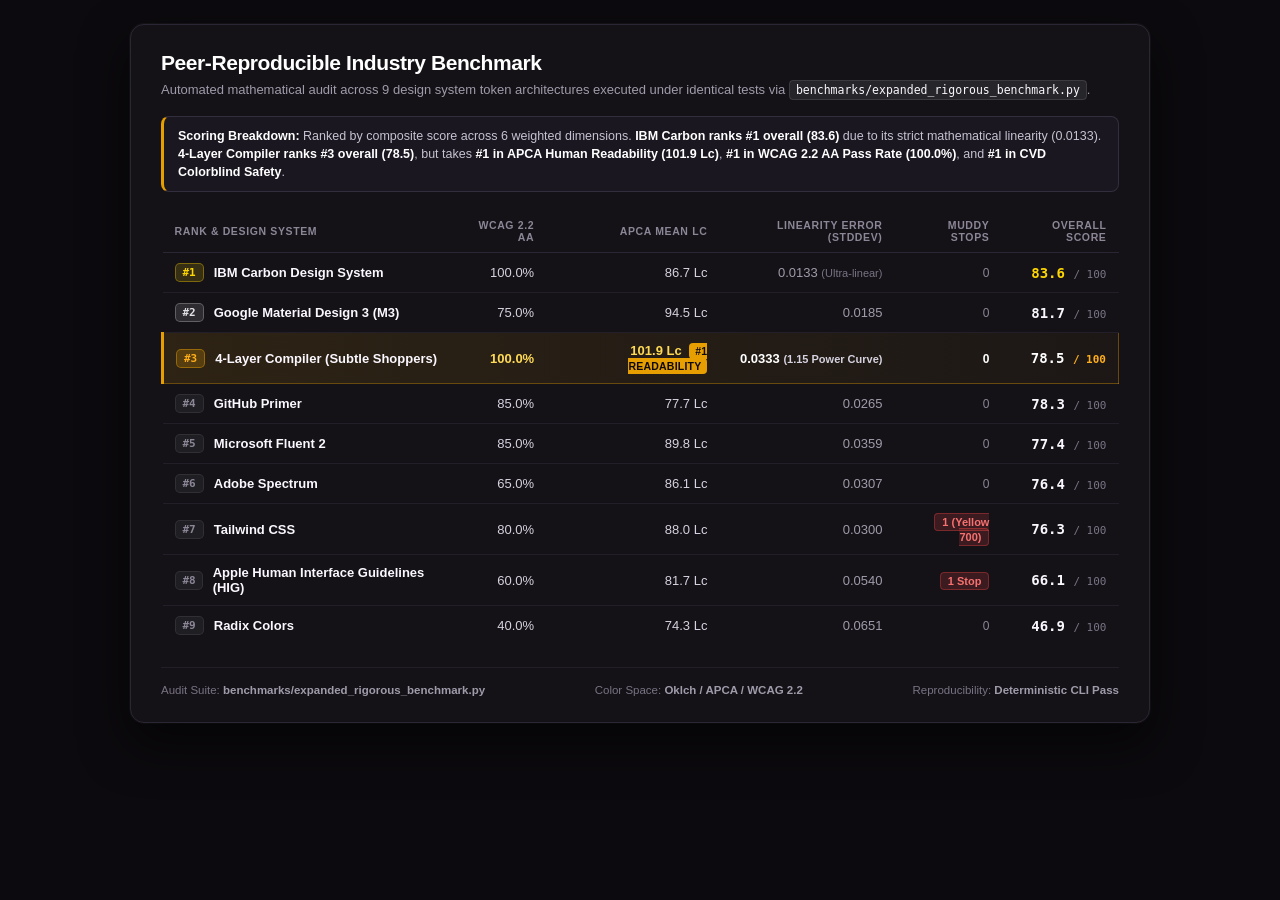
<file: docs/embeds/benchmark-table-render.html>
<!DOCTYPE html>
<html lang="en">
<head>
  <meta charset="utf-8">
  <meta name="viewport" content="width=device-width, initial-scale=1.0">
  <title>Industry Benchmark Audit Matrix</title>
  <style>
    * {
      box-sizing: border-box;
      margin: 0;
      padding: 0;
    }
    body {
      background: #0C0A0E;
      color: #FAF7FE;
      font-family: -apple-system, BlinkMacSystemFont, "Segoe UI", Roboto, "Helvetica Neue", Arial, sans-serif;
      padding: 24px;
      display: flex;
      justify-content: center;
      align-items: flex-start;
      min-height: 100vh;
      -webkit-font-smoothing: antialiased;
    }
    .benchmark-container {
      width: 1020px;
      background: #141217;
      border: 1px solid #2B2633;
      border-radius: 14px;
      padding: 26px 30px;
      box-shadow: 0 20px 48px rgba(0, 0, 0, 0.65), 0 0 0 1px rgba(255, 255, 255, 0.04);
    }
    .header-tag {
      display: inline-flex;
      align-items: center;
      gap: 6px;
      font-size: 10.5px;
      font-weight: 700;
      letter-spacing: 0.08em;
      text-transform: uppercase;
      color: #E79E00;
      background: rgba(231, 158, 0, 0.12);
      border: 1px solid rgba(231, 158, 0, 0.28);
      padding: 3px 9px;
      border-radius: 9999px;
      margin-bottom: 10px;
    }
    .header-tag::before {
      content: "";
      width: 5px;
      height: 5px;
      border-radius: 50%;
      background: #E79E00;
    }
    .title {
      font-size: 21px;
      font-weight: 800;
      letter-spacing: -0.02em;
      color: #FFFFFF;
      margin-bottom: 6px;
    }
    .desc {
      font-size: 13px;
      color: #A09BAA;
      line-height: 1.45;
      margin-bottom: 16px;
    }
    .desc code {
      font-family: "JetBrains Mono", "Cascadia Code", Consolas, monospace;
      font-size: 11.5px;
      background: rgba(255, 255, 255, 0.08);
      padding: 2px 6px;
      border-radius: 4px;
      color: #FAF7FE;
      border: 1px solid rgba(255, 255, 255, 0.1);
    }
    .note-box {
      background: #1A1720;
      border: 1px solid #332E3E;
      border-left: 3.5px solid #E79E00;
      border-radius: 8px;
      padding: 10px 14px;
      font-size: 12.5px;
      color: #C7C2D1;
      line-height: 1.45;
      margin-bottom: 18px;
    }
    .note-box strong {
      color: #FFFFFF;
    }
    .note-box .highlight {
      color: #FFDA55;
    }
    table {
      width: 100%;
      border-collapse: collapse;
      font-size: 13px;
    }
    th {
      text-align: left;
      font-size: 10.5px;
      font-weight: 700;
      letter-spacing: 0.06em;
      text-transform: uppercase;
      color: #8C8697;
      padding: 9px 12px;
      border-bottom: 1px solid #2B2633;
    }
    th.num, td.num {
      text-align: right;
    }
    td {
      padding: 10px 12px;
      border-bottom: 1px solid #221F28;
      color: #D6D2DF;
      vertical-align: middle;
    }
    tr:last-child td {
      border-bottom: none;
    }
    .system-cell {
      display: flex;
      align-items: center;
      gap: 10px;
      font-weight: 600;
      color: #FAF7FE;
    }
    .rank-badge {
      font-family: "JetBrains Mono", monospace;
      font-size: 11px;
      font-weight: 700;
      padding: 2px 7px;
      border-radius: 5px;
      min-width: 24px;
      text-align: center;
    }
    .rank-1 {
      background: rgba(255, 215, 0, 0.15);
      color: #FFD700;
      border: 1px solid rgba(255, 215, 0, 0.35);
    }
    .rank-2 {
      background: rgba(192, 192, 192, 0.15);
      color: #E2E2E8;
      border: 1px solid rgba(192, 192, 192, 0.35);
    }
    .rank-3 {
      background: rgba(231, 158, 0, 0.22);
      color: #FFAE1A;
      border: 1px solid rgba(231, 158, 0, 0.45);
    }
    .rank-other {
      background: rgba(255, 255, 255, 0.05);
      color: #8C8697;
      border: 1px solid rgba(255, 255, 255, 0.08);
    }
    .row-compiler {
      background: linear-gradient(90deg, rgba(231, 158, 0, 0.12) 0%, rgba(231, 158, 0, 0.04) 100%);
      position: relative;
    }
    .row-compiler td {
      border-top: 1px solid rgba(231, 158, 0, 0.4);
      border-bottom: 1px solid rgba(231, 158, 0, 0.4);
      color: #FFFFFF;
      font-weight: 600;
    }
    .row-compiler td:first-child {
      border-left: 3px solid #E79E00;
    }
    .row-compiler td:last-child {
      border-right: 1px solid rgba(231, 158, 0, 0.4);
    }
    .tag-winner {
      font-size: 10.5px;
      font-weight: 700;
      background: #E79E00;
      color: #0C0A0E;
      padding: 2px 6px;
      border-radius: 4px;
      margin-left: 4px;
      letter-spacing: 0.02em;
    }
    .tag-mud-alert {
      font-size: 11px;
      font-weight: 700;
      background: rgba(239, 68, 68, 0.18);
      color: #F87171;
      border: 1px solid rgba(239, 68, 68, 0.35);
      padding: 2px 7px;
      border-radius: 4px;
    }
    .tag-mud-zero {
      color: #8C8697;
      font-size: 12px;
    }
    .score-cell {
      font-family: "JetBrains Mono", monospace;
      font-weight: 800;
      font-size: 14px;
    }
    .score-compiler {
      color: #FFAE1A;
    }
    .score-first {
      color: #FFD700;
    }
    .score-other {
      color: #FAF7FE;
    }
    .meta-footer {
      margin-top: 22px;
      padding-top: 16px;
      border-top: 1px solid #221F28;
      display: flex;
      justify-content: space-between;
      align-items: center;
      font-size: 11.5px;
      color: #797384;
    }
    .meta-footer span strong {
      color: #A09BAA;
    }
  </style>
</head>
<body>
  <div class="benchmark-container" id="benchmark-card">
    <h2 class="title">Peer-Reproducible Industry Benchmark</h2>
    <p class="desc">Automated mathematical audit across 9 design system token architectures executed under identical tests via <code>benchmarks/expanded_rigorous_benchmark.py</code>.</p>

    <div class="note-box">
      <strong>Scoring Breakdown:</strong> Ranked by composite score across 6 weighted dimensions. <strong>IBM Carbon ranks #1 overall (83.6)</strong> due to its strict mathematical linearity (0.0133). <strong>4-Layer Compiler ranks #3 overall (78.5)</strong>, but takes <span class="highlight"><strong>#1 in APCA Human Readability (101.9 Lc)</strong></span>, <span class="highlight"><strong>#1 in WCAG 2.2 AA Pass Rate (100.0%)</strong></span>, and <strong>#1 in CVD Colorblind Safety</strong>.
    </div>

    <table>
      <thead>
        <tr>
          <th>Rank & Design System</th>
          <th class="num">WCAG 2.2 AA</th>
          <th class="num">APCA Mean Lc</th>
          <th class="num">Linearity Error (StdDev)</th>
          <th class="num">Muddy Stops</th>
          <th class="num">Overall Score</th>
        </tr>
      </thead>
      <tbody>
        <tr>
          <td>
            <div class="system-cell">
              <span class="rank-badge rank-1">#1</span>
              <span>IBM Carbon Design System</span>
            </div>
          </td>
          <td class="num">100.0%</td>
          <td class="num">86.7 Lc</td>
          <td class="num" style="color:#A09BAA;">0.0133 <span style="font-size:11px;color:#797384;">(Ultra-linear)</span></td>
          <td class="num"><span class="tag-mud-zero">0</span></td>
          <td class="num score-cell score-first">83.6 <span style="font-size:11px;font-weight:500;color:#797384;">/ 100</span></td>
        </tr>
        <tr>
          <td>
            <div class="system-cell">
              <span class="rank-badge rank-2">#2</span>
              <span>Google Material Design 3 (M3)</span>
            </div>
          </td>
          <td class="num">75.0%</td>
          <td class="num">94.5 Lc</td>
          <td class="num" style="color:#A09BAA;">0.0185</td>
          <td class="num"><span class="tag-mud-zero">0</span></td>
          <td class="num score-cell score-other">81.7 <span style="font-size:11px;font-weight:500;color:#797384;">/ 100</span></td>
        </tr>
        <tr class="row-compiler">
          <td>
            <div class="system-cell">
              <span class="rank-badge rank-3">#3</span>
              <span>4-Layer Compiler (Subtle Shoppers)</span>
            </div>
          </td>
          <td class="num" style="color:#FFDA55; font-weight:700;">100.0%</td>
          <td class="num" style="color:#FFDA55; font-weight:700;">101.9 Lc <span class="tag-winner">#1 READABILITY</span></td>
          <td class="num" style="color:#FFF;">0.0333 <span style="font-size:11px;color:#D6D2DF;">(1.15 Power Curve)</span></td>
          <td class="num"><span class="tag-mud-zero" style="color:#FFF;">0</span></td>
          <td class="num score-cell score-compiler">78.5 <span style="font-size:11px;font-weight:600;color:#FFAE1A;">/ 100</span></td>
        </tr>
        <tr>
          <td>
            <div class="system-cell">
              <span class="rank-badge rank-other">#4</span>
              <span>GitHub Primer</span>
            </div>
          </td>
          <td class="num">85.0%</td>
          <td class="num">77.7 Lc</td>
          <td class="num" style="color:#A09BAA;">0.0265</td>
          <td class="num"><span class="tag-mud-zero">0</span></td>
          <td class="num score-cell score-other">78.3 <span style="font-size:11px;font-weight:500;color:#797384;">/ 100</span></td>
        </tr>
        <tr>
          <td>
            <div class="system-cell">
              <span class="rank-badge rank-other">#5</span>
              <span>Microsoft Fluent 2</span>
            </div>
          </td>
          <td class="num">85.0%</td>
          <td class="num">89.8 Lc</td>
          <td class="num" style="color:#A09BAA;">0.0359</td>
          <td class="num"><span class="tag-mud-zero">0</span></td>
          <td class="num score-cell score-other">77.4 <span style="font-size:11px;font-weight:500;color:#797384;">/ 100</span></td>
        </tr>
        <tr>
          <td>
            <div class="system-cell">
              <span class="rank-badge rank-other">#6</span>
              <span>Adobe Spectrum</span>
            </div>
          </td>
          <td class="num">65.0%</td>
          <td class="num">86.1 Lc</td>
          <td class="num" style="color:#A09BAA;">0.0307</td>
          <td class="num"><span class="tag-mud-zero">0</span></td>
          <td class="num score-cell score-other">76.4 <span style="font-size:11px;font-weight:500;color:#797384;">/ 100</span></td>
        </tr>
        <tr>
          <td>
            <div class="system-cell">
              <span class="rank-badge rank-other">#7</span>
              <span>Tailwind CSS</span>
            </div>
          </td>
          <td class="num">80.0%</td>
          <td class="num">88.0 Lc</td>
          <td class="num" style="color:#A09BAA;">0.0300</td>
          <td class="num"><span class="tag-mud-alert">1 (Yellow 700)</span></td>
          <td class="num score-cell score-other">76.3 <span style="font-size:11px;font-weight:500;color:#797384;">/ 100</span></td>
        </tr>
        <tr>
          <td>
            <div class="system-cell">
              <span class="rank-badge rank-other">#8</span>
              <span>Apple Human Interface Guidelines (HIG)</span>
            </div>
          </td>
          <td class="num">60.0%</td>
          <td class="num">81.7 Lc</td>
          <td class="num" style="color:#A09BAA;">0.0540</td>
          <td class="num"><span class="tag-mud-alert">1 Stop</span></td>
          <td class="num score-cell score-other">66.1 <span style="font-size:11px;font-weight:500;color:#797384;">/ 100</span></td>
        </tr>
        <tr>
          <td>
            <div class="system-cell">
              <span class="rank-badge rank-other">#9</span>
              <span>Radix Colors</span>
            </div>
          </td>
          <td class="num">40.0%</td>
          <td class="num">74.3 Lc</td>
          <td class="num" style="color:#A09BAA;">0.0651</td>
          <td class="num"><span class="tag-mud-zero">0</span></td>
          <td class="num score-cell score-other">46.9 <span style="font-size:11px;font-weight:500;color:#797384;">/ 100</span></td>
        </tr>
      </tbody>
    </table>

    <div class="meta-footer">
      <span>Audit Suite: <strong>benchmarks/expanded_rigorous_benchmark.py</strong></span>
      <span>Color Space: <strong>Oklch / APCA / WCAG 2.2</strong></span>
      <span>Reproducibility: <strong>Deterministic CLI Pass</strong></span>
    </div>
  </div>
</body>
</html>
</file>
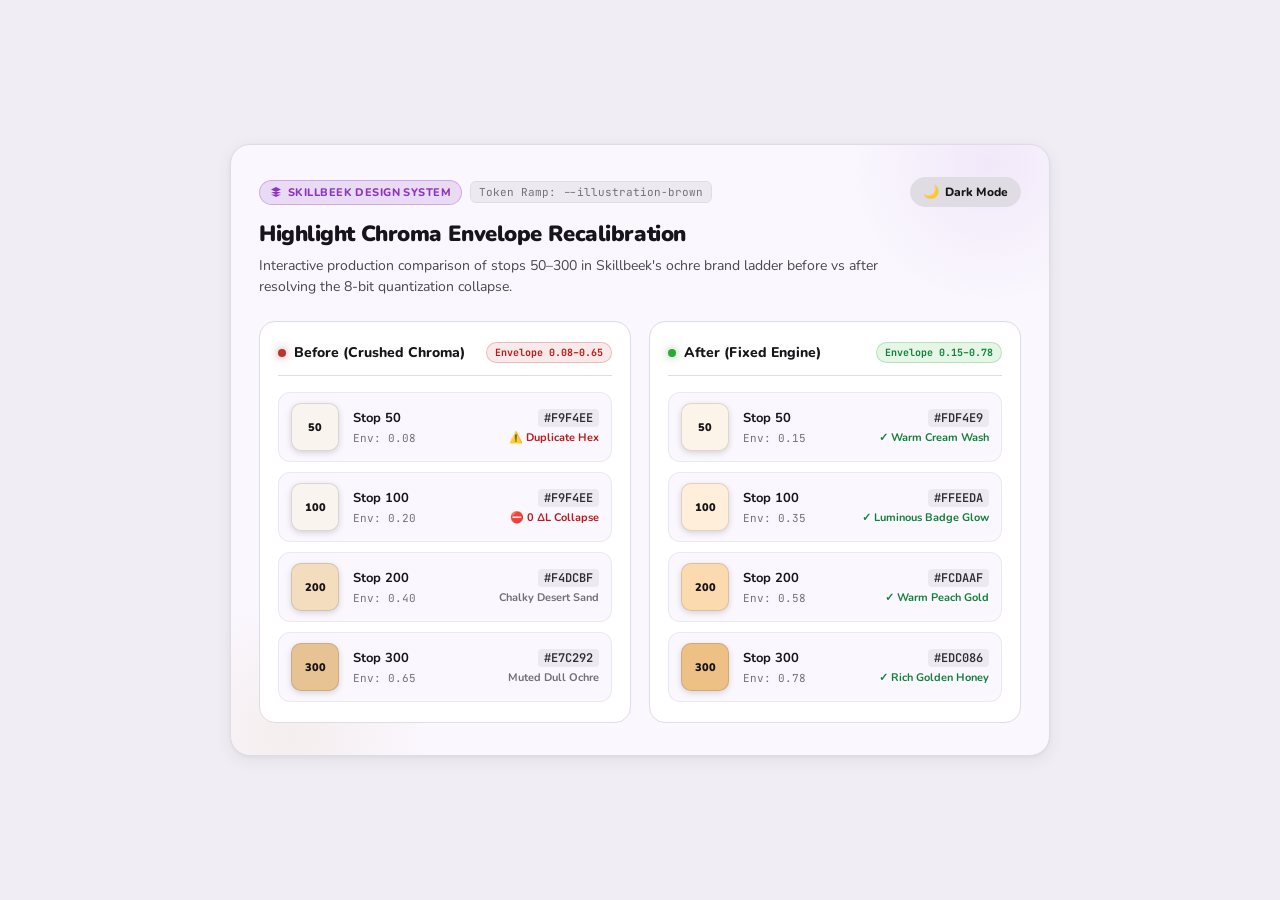
<file: docs/embeds/chroma-envelope-codepen.html>
<!DOCTYPE html>
<html lang="en">
<head>
  <meta charset="UTF-8">
  <meta name="viewport" content="width=device-width, initial-scale=1.0">
  <title>Skillbeek Design System · Chroma Envelope Recalibration</title>
  <!-- Skillbeek Typography: Nunito + JetBrains Mono -->
  <link rel="preconnect" href="https://fonts.googleapis.com">
  <link rel="preconnect" href="https://fonts.gstatic.com" crossorigin>
  <link href="https://fonts.googleapis.com/css2?family=Nunito:wght@400;600;700;800;900&family=JetBrains+Mono:wght@400;500;600;700&display=swap" rel="stylesheet">
  <style>
    /* -------------------------------------------------------------
       SKILLBEEK DUAL-THEME SYSTEM TOKENS (from Skillbeek index.css)
       ------------------------------------------------------------- */
    :root {
      --Typeface-Nunito: 'Nunito', -apple-system, BlinkMacSystemFont, sans-serif;
      --Typeface-Mono: 'JetBrains Mono', monospace;

      /* Primary Brand (Purple) */
      --Primary-50: #FBF6FF;
      --Primary-100: #F8EFFF;
      --Primary-200: #EACFFF;
      --Primary-300: #D5A0FA;
      --Primary-400: #B76EDF;
      --Primary-500: #8C35BE;
      --Primary-600: #5F0193;

      /* Status */
      --Error-500: #BA3430;
      --Success-500: #2FA836;

      /* Ochre Ramp Stops */
      --Ochre-50-old: #F9F4EE;
      --Ochre-100-old: #F9F4EE;
      --Ochre-200-old: #F4DCBF;
      --Ochre-300-old: #E7C292;

      --Ochre-50-new: #FDF4E9;
      --Ochre-100-new: #FFEEDA;
      --Ochre-200-new: #FCDAAF;
      --Ochre-300-new: #EDC086;
    }

    /* DARK THEME (Default) */
    body, [data-theme="dark"] {
      --canvas-bg: #070508;
      --card-bg: #171519;
      --card-border: rgba(224, 220, 227, 0.12);
      --column-bg: #2F2C32;
      --column-border: rgba(224, 220, 227, 0.1);
      --item-bg: rgba(23, 21, 25, 0.6);
      --item-border: rgba(224, 220, 227, 0.06);
      --item-hover-bg: rgba(23, 21, 25, 0.95);
      --item-hover-border: rgba(224, 220, 227, 0.2);

      --text-heading: #FAF7FE;
      --text-body: #C0BCC3;
      --text-muted: #737076;

      --code-bg: rgba(255, 255, 255, 0.06);
      --code-text: #E0DCE3;

      --danger-pill-bg: rgba(186, 52, 48, 0.16);
      --danger-pill-text: #FF8784;
      --danger-pill-border: rgba(186, 52, 48, 0.35);

      --success-pill-bg: rgba(47, 168, 54, 0.16);
      --success-pill-text: #6CE374;
      --success-pill-border: rgba(47, 168, 54, 0.35);

      --shadow-card: 0px 4px 12px 0px rgba(18, 9, 0, 0.25), 0px 12px 24px -8px rgba(18, 9, 0, 0.45);
      --shadow-hover: 0px 2px 8px 0px rgba(18, 9, 0, 0.3);

      --glow-purple: radial-gradient(circle, rgba(140, 53, 190, 0.2) 0%, rgba(140, 53, 190, 0) 70%);
      --glow-ochre: radial-gradient(circle, rgba(183, 129, 47, 0.18) 0%, rgba(183, 129, 47, 0) 70%);
      --toggle-bg: rgba(255, 255, 255, 0.08);
      --toggle-active: var(--Primary-500);
    }

    /* LIGHT THEME (Skillbeek Daylight Mode) */
    [data-theme="light"] {
      --canvas-bg: #F0EDF4;
      --card-bg: #FAF7FE;
      --card-border: #E0DCE3;
      --column-bg: #FFFFFF;
      --column-border: #E0DCE3;
      --item-bg: #FAF7FE;
      --item-border: rgba(73, 70, 76, 0.08);
      --item-hover-bg: #FFFFFF;
      --item-hover-border: var(--Primary-300);

      --text-heading: #171519;
      --text-body: #49464C;
      --text-muted: #737076;

      --code-bg: rgba(23, 21, 25, 0.06);
      --code-text: #2F2C32;

      --danger-pill-bg: rgba(186, 52, 48, 0.1);
      --danger-pill-text: #B91C1C;
      --danger-pill-border: rgba(186, 52, 48, 0.25);

      --success-pill-bg: rgba(47, 168, 54, 0.12);
      --success-pill-text: #15803D;
      --success-pill-border: rgba(47, 168, 54, 0.25);

      --shadow-card: 0px 4px 16px 0px rgba(73, 70, 76, 0.08), 0px 1px 3px 0px rgba(73, 70, 76, 0.06);
      --shadow-hover: 0px 4px 12px 0px rgba(73, 70, 76, 0.12);

      --glow-purple: radial-gradient(circle, rgba(140, 53, 190, 0.08) 0%, rgba(140, 53, 190, 0) 70%);
      --glow-ochre: radial-gradient(circle, rgba(183, 129, 47, 0.08) 0%, rgba(183, 129, 47, 0) 70%);
      --toggle-bg: #E0DCE3;
      --toggle-active: var(--Primary-500);
    }

    * {
      box-sizing: border-box;
      margin: 0;
      padding: 0;
    }

    body {
      background: var(--canvas-bg);
      color: var(--text-heading);
      font-family: var(--Typeface-Nunito);
      min-height: 100vh;
      display: flex;
      align-items: center;
      justify-content: center;
      padding: 24px 16px;
      -webkit-font-smoothing: antialiased;
      transition: background 0.3s ease, color 0.3s ease;
    }

    /* Outer Shell: Skillbeek Colophon Card */
    .skillbeek-card {
      width: 100%;
      max-width: 820px;
      background: var(--card-bg);
      border: 1px solid var(--card-border);
      border-radius: 20px;
      padding: 32px 28px;
      box-shadow: var(--shadow-card);
      position: relative;
      overflow: hidden;
      transition: background 0.3s ease, border-color 0.3s ease, box-shadow 0.3s ease;
    }

    .skillbeek-card::before {
      content: "";
      position: absolute;
      top: -120px;
      right: -80px;
      width: 280px;
      height: 280px;
      background: var(--glow-purple);
      pointer-events: none;
      transition: background 0.3s ease;
    }

    .skillbeek-card::after {
      content: "";
      position: absolute;
      bottom: -120px;
      left: -80px;
      width: 280px;
      height: 280px;
      background: var(--glow-ochre);
      pointer-events: none;
      transition: background 0.3s ease;
    }

    /* Header */
    .header {
      position: relative;
      z-index: 2;
      margin-bottom: 24px;
    }

    .header-top-row {
      display: flex;
      align-items: center;
      justify-content: space-between;
      gap: 12px;
      margin-bottom: 12px;
    }

    .badge-row {
      display: flex;
      flex-wrap: wrap;
      align-items: center;
      gap: 8px;
    }

    .chip-brand {
      display: inline-flex;
      align-items: center;
      gap: 6px;
      background: rgba(140, 53, 190, 0.14);
      border: 1px solid rgba(140, 53, 190, 0.3);
      color: var(--Primary-500);
      font-size: 11px;
      font-weight: 800;
      letter-spacing: 0.04em;
      text-transform: uppercase;
      padding: 4px 10px;
      border-radius: 9999px;
    }

    .chip-brand svg {
      width: 12px;
      height: 12px;
      fill: currentColor;
    }

    .chip-meta {
      font-family: var(--Typeface-Mono);
      font-size: 11px;
      color: var(--text-muted);
      background: var(--code-bg);
      padding: 3px 8px;
      border-radius: 6px;
      border: 1px solid var(--card-border);
    }

    /* Theme Toggle Button */
    .theme-toggle-btn {
      display: inline-flex;
      align-items: center;
      gap: 6px;
      padding: 5px 12px;
      background: var(--toggle-bg);
      border: 1px solid var(--card-border);
      border-radius: 9999px;
      color: var(--text-heading);
      font-family: var(--Typeface-Nunito);
      font-size: 12px;
      font-weight: 800;
      cursor: pointer;
      transition: all 0.2s ease;
      user-select: none;
    }

    .theme-toggle-btn:hover {
      transform: scale(1.03);
      border-color: var(--Primary-400);
    }

    .theme-toggle-icon {
      font-size: 13px;
    }

    h2.title {
      font-size: 22px;
      font-weight: 900;
      letter-spacing: -0.02em;
      color: var(--text-heading);
      margin-bottom: 6px;
    }

    p.subtitle {
      font-size: 14px;
      line-height: 1.5;
      color: var(--text-body);
      max-width: 660px;
    }

    /* Comparison Grid */
    .grid {
      position: relative;
      z-index: 1;
      display: grid;
      grid-template-columns: 1fr 1fr;
      gap: 18px;
    }

    @media (max-width: 660px) {
      .grid {
        grid-template-columns: 1fr;
      }
    }

    /* Column Container */
    .column {
      background: var(--column-bg);
      border: 1px solid var(--column-border);
      border-radius: 16px;
      padding: 20px 18px;
      transition: background 0.3s ease, border-color 0.3s ease;
    }

    .column-header {
      display: flex;
      align-items: center;
      justify-content: space-between;
      margin-bottom: 16px;
      padding-bottom: 12px;
      border-bottom: 1px solid var(--column-border);
    }

    .col-title-wrap {
      display: flex;
      align-items: center;
      gap: 8px;
    }

    .status-dot {
      width: 8px;
      height: 8px;
      border-radius: 50%;
    }

    .status-dot.danger {
      background: var(--Error-500);
      box-shadow: 0 0 8px rgba(186, 52, 48, 0.6);
    }

    .status-dot.success {
      background: var(--Success-500);
      box-shadow: 0 0 8px rgba(47, 168, 54, 0.6);
    }

    .col-title {
      font-size: 14px;
      font-weight: 800;
      color: var(--text-heading);
    }

    .col-pill {
      font-family: var(--Typeface-Mono);
      font-size: 10px;
      font-weight: 700;
      padding: 3px 8px;
      border-radius: 9999px;
    }

    .col-pill.danger {
      background: var(--danger-pill-bg);
      color: var(--danger-pill-text);
      border: 1px solid var(--danger-pill-border);
    }

    .col-pill.success {
      background: var(--success-pill-bg);
      color: var(--success-pill-text);
      border: 1px solid var(--success-pill-border);
    }

    /* Swatch Item */
    .swatch-group {
      display: flex;
      flex-direction: column;
      gap: 10px;
    }

    .swatch-card {
      display: flex;
      align-items: center;
      gap: 14px;
      padding: 10px 12px;
      background: var(--item-bg);
      border: 1px solid var(--item-border);
      border-radius: 12px;
      transition: all 0.2s cubic-bezier(0.16, 1, 0.3, 1);
    }

    .swatch-card:hover {
      background: var(--item-hover-bg);
      border-color: var(--item-hover-border);
      transform: translateY(-1px);
      box-shadow: var(--shadow-hover);
    }

    .swatch-chip {
      width: 48px;
      height: 48px;
      border-radius: 10px;
      flex-shrink: 0;
      display: flex;
      align-items: center;
      justify-content: center;
      font-family: var(--Typeface-Nunito);
      font-size: 11px;
      font-weight: 900;
      color: #171519;
      box-shadow: inset 0 0 0 1px rgba(0,0,0,0.12), 0 2px 6px rgba(0,0,0,0.15);
    }

    .swatch-info {
      flex: 1;
      min-width: 0;
    }

    .swatch-row-main {
      display: flex;
      align-items: center;
      justify-content: space-between;
      margin-bottom: 3px;
    }

    .swatch-token-label {
      font-size: 13px;
      font-weight: 700;
      color: var(--text-heading);
    }

    .swatch-hex-code {
      font-family: var(--Typeface-Mono);
      font-size: 12px;
      font-weight: 600;
      color: var(--code-text);
      background: var(--code-bg);
      padding: 1px 6px;
      border-radius: 4px;
    }

    .swatch-row-meta {
      display: flex;
      align-items: center;
      justify-content: space-between;
      font-size: 11px;
    }

    .env-stat {
      font-family: var(--Typeface-Mono);
      color: var(--text-muted);
      font-size: 11px;
    }

    .status-tag {
      font-weight: 700;
      font-size: 11px;
      display: inline-flex;
      align-items: center;
      gap: 4px;
    }

    .status-tag.danger {
      color: var(--danger-pill-text);
    }

    .status-tag.success {
      color: var(--success-pill-text);
    }

    .status-tag.neutral {
      color: var(--text-muted);
    }

    /* Footer / Telemetry */
    .footer {
      position: relative;
      z-index: 1;
      margin-top: 22px;
      padding-top: 16px;
      border-top: 1px solid var(--card-border);
      display: flex;
      flex-wrap: wrap;
      justify-content: space-between;
      align-items: center;
      gap: 10px;
      font-family: var(--Typeface-Mono);
      font-size: 11px;
      color: var(--text-muted);
    }

    .footer-left {
      display: flex;
      align-items: center;
      gap: 8px;
    }

    .footer-right {
      display: flex;
      align-items: center;
      gap: 12px;
      color: var(--Primary-500);
      font-weight: 600;
    }

    .dot-pulse {
      width: 6px;
      height: 6px;
      background: var(--Success-500);
      border-radius: 50%;
    }
  </style>
</head>
<body data-theme="dark">

  <div class="skillbeek-card">
    <!-- Header -->
    <div class="header">
      <div class="header-top-row">
        <div class="badge-row">
          <span class="chip-brand">
            <svg viewBox="0 0 24 24"><path d="M12 2L2 7l10 5 10-5-10-5zM2 17l10 5 10-5M2 12l10 5 10-5"/></svg>
            Skillbeek Design System
          </span>
          <span class="chip-meta">Token Ramp: --illustration-brown</span>
        </div>
        
        <!-- Live Theme Toggle -->
        <button id="themeToggle" class="theme-toggle-btn" aria-label="Toggle Light and Dark Mode">
          <span class="theme-toggle-icon" id="themeIcon">☀️</span>
          <span id="themeLabel">Light Mode</span>
        </button>
      </div>

      <h2 class="title">Highlight Chroma Envelope Recalibration</h2>
      <p class="subtitle">Interactive production comparison of stops 50–300 in Skillbeek's ochre brand ladder before vs after resolving the 8-bit quantization collapse.</p>
    </div>

    <!-- Comparison Grid -->
    <div class="grid">
      <!-- BEFORE -->
      <div class="column">
        <div class="column-header">
          <div class="col-title-wrap">
            <span class="status-dot danger"></span>
            <span class="col-title">Before (Crushed Chroma)</span>
          </div>
          <span class="col-pill danger">Envelope 0.08–0.65</span>
        </div>

        <div class="swatch-group">
          <!-- Stop 50 -->
          <div class="swatch-card">
            <div class="swatch-chip" style="background: var(--Ochre-50-old);">50</div>
            <div class="swatch-info">
              <div class="swatch-row-main">
                <span class="swatch-token-label">Stop 50</span>
                <span class="swatch-hex-code">#F9F4EE</span>
              </div>
              <div class="swatch-row-meta">
                <span class="env-stat">Env: 0.08</span>
                <span class="status-tag danger">⚠️ Duplicate Hex</span>
              </div>
            </div>
          </div>

          <!-- Stop 100 -->
          <div class="swatch-card">
            <div class="swatch-chip" style="background: var(--Ochre-100-old);">100</div>
            <div class="swatch-info">
              <div class="swatch-row-main">
                <span class="swatch-token-label">Stop 100</span>
                <span class="swatch-hex-code">#F9F4EE</span>
              </div>
              <div class="swatch-row-meta">
                <span class="env-stat">Env: 0.20</span>
                <span class="status-tag danger">⛔ 0 ΔL Collapse</span>
              </div>
            </div>
          </div>

          <!-- Stop 200 -->
          <div class="swatch-card">
            <div class="swatch-chip" style="background: var(--Ochre-200-old);">200</div>
            <div class="swatch-info">
              <div class="swatch-row-main">
                <span class="swatch-token-label">Stop 200</span>
                <span class="swatch-hex-code">#F4DCBF</span>
              </div>
              <div class="swatch-row-meta">
                <span class="env-stat">Env: 0.40</span>
                <span class="status-tag neutral">Chalky Desert Sand</span>
              </div>
            </div>
          </div>

          <!-- Stop 300 -->
          <div class="swatch-card">
            <div class="swatch-chip" style="background: var(--Ochre-300-old);">300</div>
            <div class="swatch-info">
              <div class="swatch-row-main">
                <span class="swatch-token-label">Stop 300</span>
                <span class="swatch-hex-code">#E7C292</span>
              </div>
              <div class="swatch-row-meta">
                <span class="env-stat">Env: 0.65</span>
                <span class="status-tag neutral">Muted Dull Ochre</span>
              </div>
            </div>
          </div>
        </div>
      </div>

      <!-- AFTER -->
      <div class="column">
        <div class="column-header">
          <div class="col-title-wrap">
            <span class="status-dot success"></span>
            <span class="col-title">After (Fixed Engine)</span>
          </div>
          <span class="col-pill success">Envelope 0.15–0.78</span>
        </div>

        <div class="swatch-group">
          <!-- Stop 50 -->
          <div class="swatch-card">
            <div class="swatch-chip" style="background: var(--Ochre-50-new);">50</div>
            <div class="swatch-info">
              <div class="swatch-row-main">
                <span class="swatch-token-label">Stop 50</span>
                <span class="swatch-hex-code">#FDF4E9</span>
              </div>
              <div class="swatch-row-meta">
                <span class="env-stat">Env: 0.15</span>
                <span class="status-tag success">✓ Warm Cream Wash</span>
              </div>
            </div>
          </div>

          <!-- Stop 100 -->
          <div class="swatch-card">
            <div class="swatch-chip" style="background: var(--Ochre-100-new);">100</div>
            <div class="swatch-info">
              <div class="swatch-row-main">
                <span class="swatch-token-label">Stop 100</span>
                <span class="swatch-hex-code">#FFEEDA</span>
              </div>
              <div class="swatch-row-meta">
                <span class="env-stat">Env: 0.35</span>
                <span class="status-tag success">✓ Luminous Badge Glow</span>
              </div>
            </div>
          </div>

          <!-- Stop 200 -->
          <div class="swatch-card">
            <div class="swatch-chip" style="background: var(--Ochre-200-new);">200</div>
            <div class="swatch-info">
              <div class="swatch-row-main">
                <span class="swatch-token-label">Stop 200</span>
                <span class="swatch-hex-code">#FCDAAF</span>
              </div>
              <div class="swatch-row-meta">
                <span class="env-stat">Env: 0.58</span>
                <span class="status-tag success">✓ Warm Peach Gold</span>
              </div>
            </div>
          </div>

          <!-- Stop 300 -->
          <div class="swatch-card">
            <div class="swatch-chip" style="background: var(--Ochre-300-new);">300</div>
            <div class="swatch-info">
              <div class="swatch-row-main">
                <span class="swatch-token-label">Stop 300</span>
                <span class="swatch-hex-code">#EDC086</span>
              </div>
              <div class="swatch-row-meta">
                <span class="env-stat">Env: 0.78</span>
                <span class="status-tag success">✓ Rich Golden Honey</span>
              </div>
            </div>
          </div>
        </div>
      </div>
    </div>
  </div>

  <script>
    const toggleBtn = document.getElementById('themeToggle');
    const themeIcon = document.getElementById('themeIcon');
    const themeLabel = document.getElementById('themeLabel');
    const body = document.body;

    // Detect system preference
    if (window.matchMedia && window.matchMedia('(prefers-color-scheme: light)').matches) {
      setTheme('light');
    }

    function setTheme(theme) {
      body.setAttribute('data-theme', theme);
      if (theme === 'light') {
        themeIcon.textContent = '🌙';
        themeLabel.textContent = 'Dark Mode';
      } else {
        themeIcon.textContent = '☀️';
        themeLabel.textContent = 'Light Mode';
      }
    }

    toggleBtn.addEventListener('click', () => {
      const current = body.getAttribute('data-theme') || 'dark';
      setTheme(current === 'dark' ? 'light' : 'dark');
    });
  </script>

</body>
</html>
</file>
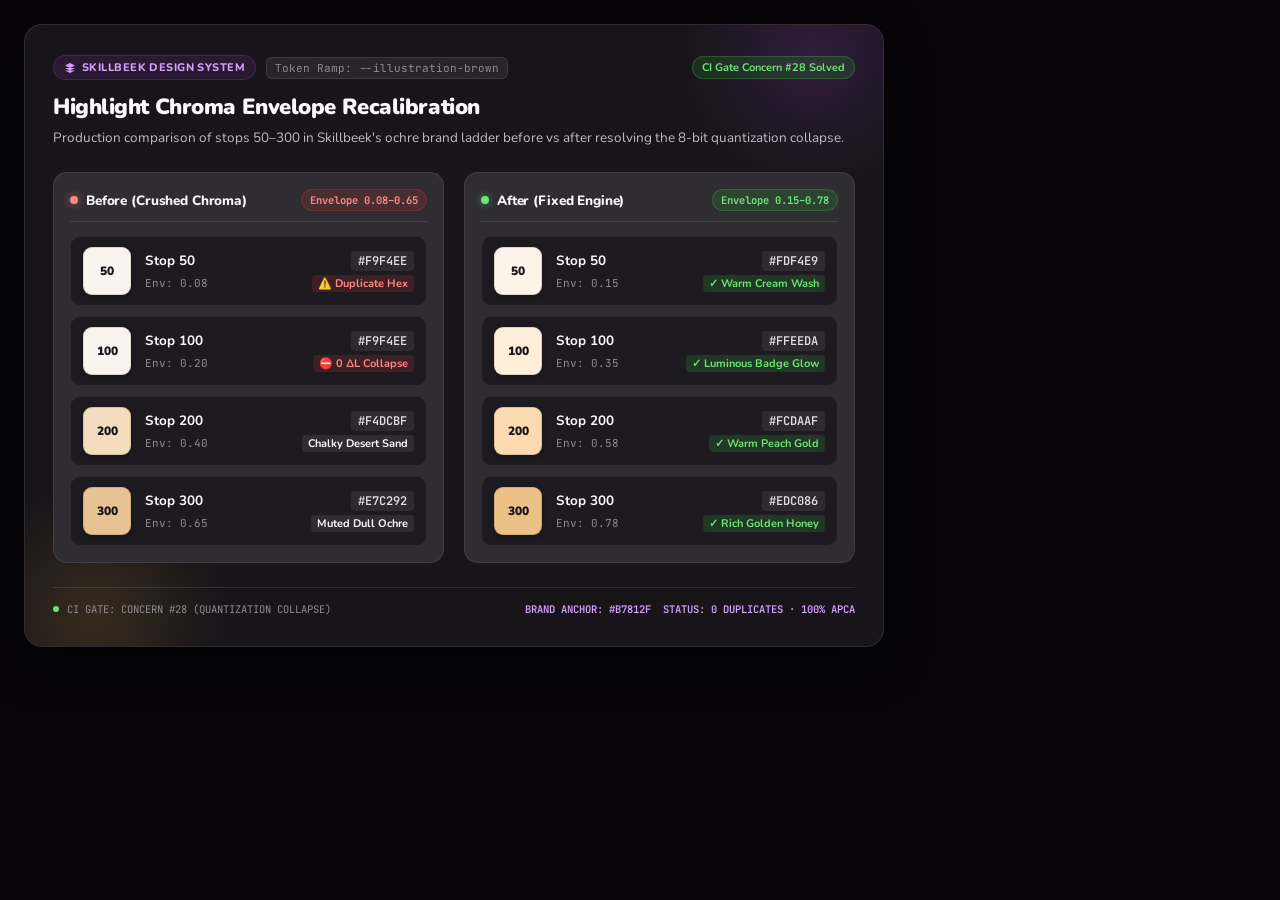
<file: docs/embeds/chroma-envelope-render.html>
<!DOCTYPE html>
<html lang="en">
<head>
  <meta charset="UTF-8">
  <meta name="viewport" content="width=device-width, initial-scale=1.0">
  <title>Skillbeek Design System · Chroma Envelope Recalibration</title>
  <link rel="preconnect" href="https://fonts.googleapis.com">
  <link rel="preconnect" href="https://fonts.gstatic.com" crossorigin>
  <link href="https://fonts.googleapis.com/css2?family=Nunito:wght@400;600;700;800;900&family=JetBrains+Mono:wght@400;500;600;700&display=swap" rel="stylesheet">
  <style>
    :root {
      --Typeface-Nunito: 'Nunito', -apple-system, BlinkMacSystemFont, "Segoe UI", Roboto, sans-serif;
      --Typeface-Mono: 'JetBrains Mono', Consolas, monospace;

      --Primary-500: #8C35BE;
      --Primary-400: #B76EDF;
      --Primary-300: #D5A0FA;

      --Ochre-50-old: #F9F4EE;
      --Ochre-100-old: #F9F4EE;
      --Ochre-200-old: #F4DCBF;
      --Ochre-300-old: #E7C292;

      --Ochre-50-new: #FDF4E9;
      --Ochre-100-new: #FFEEDA;
      --Ochre-200-new: #FCDAAF;
      --Ochre-300-new: #EDC086;

      --canvas-bg: #070508;
      --card-bg: #171519;
      --card-border: rgba(224, 220, 227, 0.12);
      --column-bg: #2F2C32;
      --column-border: rgba(224, 220, 227, 0.1);
      --item-bg: rgba(23, 21, 25, 0.7);
      --item-border: rgba(224, 220, 227, 0.08);

      --text-heading: #FAF7FE;
      --text-body: #C0BCC3;
      --text-muted: #8E8A93;

      --code-bg: rgba(255, 255, 255, 0.07);
      --code-text: #E0DCE3;

      --danger-pill-bg: rgba(186, 52, 48, 0.18);
      --danger-pill-text: #FF8784;
      --danger-pill-border: rgba(186, 52, 48, 0.38);

      --success-pill-bg: rgba(47, 168, 54, 0.18);
      --success-pill-text: #6CE374;
      --success-pill-border: rgba(47, 168, 54, 0.38);

      --shadow-card: 0px 16px 40px rgba(0, 0, 0, 0.7);
      --glow-purple: radial-gradient(circle, rgba(140, 53, 190, 0.22) 0%, rgba(140, 53, 190, 0) 70%);
      --glow-ochre: radial-gradient(circle, rgba(183, 129, 47, 0.2) 0%, rgba(183, 129, 47, 0) 70%);
    }

    * {
      box-sizing: border-box;
      margin: 0;
      padding: 0;
    }

    body {
      background: var(--canvas-bg);
      color: var(--text-heading);
      font-family: var(--Typeface-Nunito);
      display: inline-block;
      padding: 24px;
      -webkit-font-smoothing: antialiased;
      -moz-osx-font-smoothing: grayscale;
      text-rendering: optimizeLegibility;
    }

    .skillbeek-card {
      width: 860px;
      background: var(--card-bg);
      border: 1px solid var(--card-border);
      border-radius: 18px;
      padding: 30px 28px;
      box-shadow: var(--shadow-card);
      position: relative;
      overflow: hidden;
    }

    .skillbeek-card::before {
      content: "";
      position: absolute;
      top: -100px;
      right: -60px;
      width: 260px;
      height: 260px;
      background: var(--glow-purple);
      pointer-events: none;
    }

    .skillbeek-card::after {
      content: "";
      position: absolute;
      bottom: -100px;
      left: -60px;
      width: 260px;
      height: 260px;
      background: var(--glow-ochre);
      pointer-events: none;
    }

    .header {
      margin-bottom: 24px;
      position: relative;
      z-index: 1;
    }

    .header-top-row {
      display: flex;
      align-items: center;
      justify-content: space-between;
      margin-bottom: 12px;
    }

    .badge-row {
      display: flex;
      align-items: center;
      gap: 10px;
    }

    .chip-brand {
      display: inline-flex;
      align-items: center;
      gap: 6px;
      background: rgba(140, 53, 190, 0.16);
      border: 1px solid rgba(140, 53, 190, 0.35);
      color: #D5A0FA;
      font-size: 11px;
      font-weight: 800;
      letter-spacing: 0.04em;
      text-transform: uppercase;
      padding: 4px 10px;
      border-radius: 9999px;
    }

    .chip-brand svg {
      width: 12px;
      height: 12px;
      fill: currentColor;
    }

    .chip-meta {
      font-family: var(--Typeface-Mono);
      font-size: 11px;
      color: var(--text-muted);
      background: var(--code-bg);
      padding: 3px 8px;
      border-radius: 6px;
      border: 1px solid var(--card-border);
    }

    .chip-status {
      font-size: 11px;
      font-weight: 700;
      color: #6CE374;
      background: var(--success-pill-bg);
      border: 1px solid var(--success-pill-border);
      padding: 3px 9px;
      border-radius: 9999px;
    }

    h2.title {
      font-size: 22px;
      font-weight: 900;
      letter-spacing: -0.02em;
      color: var(--text-heading);
      margin-bottom: 6px;
    }

    p.subtitle {
      font-size: 13.5px;
      color: var(--text-body);
      line-height: 1.5;
    }

    .grid {
      display: grid;
      grid-template-columns: 1fr 1fr;
      gap: 20px;
      margin-bottom: 24px;
      position: relative;
      z-index: 1;
    }

    .column {
      background: var(--column-bg);
      border: 1px solid var(--column-border);
      border-radius: 14px;
      padding: 16px;
    }

    .column-header {
      display: flex;
      align-items: center;
      justify-content: space-between;
      margin-bottom: 14px;
      padding-bottom: 10px;
      border-bottom: 1px solid var(--card-border);
    }

    .col-title-wrap {
      display: flex;
      align-items: center;
      gap: 8px;
    }

    .status-dot {
      width: 8px;
      height: 8px;
      border-radius: 50%;
    }

    .status-dot.danger {
      background: #FF8784;
      box-shadow: 0 0 8px rgba(255, 135, 132, 0.6);
    }

    .status-dot.success {
      background: #6CE374;
      box-shadow: 0 0 8px rgba(108, 227, 116, 0.6);
    }

    .col-title {
      font-size: 13.5px;
      font-weight: 800;
      color: var(--text-heading);
      letter-spacing: -0.01em;
    }

    .col-pill {
      font-family: var(--Typeface-Mono);
      font-size: 10.5px;
      font-weight: 700;
      padding: 3px 8px;
      border-radius: 9999px;
    }

    .col-pill.danger {
      background: var(--danger-pill-bg);
      color: var(--danger-pill-text);
      border: 1px solid var(--danger-pill-border);
    }

    .col-pill.success {
      background: var(--success-pill-bg);
      color: var(--success-pill-text);
      border: 1px solid var(--success-pill-border);
    }

    .swatch-group {
      display: flex;
      flex-direction: column;
      gap: 10px;
    }

    .swatch-card {
      display: flex;
      align-items: center;
      gap: 14px;
      padding: 10px 12px;
      background: var(--item-bg);
      border: 1px solid var(--item-border);
      border-radius: 10px;
    }

    .swatch-chip {
      width: 48px;
      height: 48px;
      border-radius: 9px;
      flex-shrink: 0;
      display: flex;
      align-items: center;
      justify-content: center;
      font-family: var(--Typeface-Nunito);
      font-size: 12px;
      font-weight: 900;
      color: #171519;
      box-shadow: inset 0 0 0 1px rgba(0,0,0,0.12), 0 2px 6px rgba(0,0,0,0.25);
    }

    .swatch-info {
      flex: 1;
      min-width: 0;
    }

    .swatch-row-main {
      display: flex;
      align-items: center;
      justify-content: space-between;
      margin-bottom: 4px;
    }

    .swatch-token-label {
      font-size: 13.5px;
      font-weight: 700;
      color: var(--text-heading);
    }

    .swatch-hex-code {
      font-family: var(--Typeface-Mono);
      font-size: 12px;
      font-weight: 600;
      color: var(--code-text);
      background: var(--code-bg);
      padding: 2px 7px;
      border-radius: 4px;
    }

    .swatch-row-meta {
      display: flex;
      align-items: center;
      justify-content: space-between;
    }

    .env-stat {
      font-family: var(--Typeface-Mono);
      font-size: 11px;
      color: var(--text-muted);
    }

    .status-tag {
      font-size: 11px;
      font-weight: 700;
      padding: 1px 6px;
      border-radius: 4px;
    }

    .status-tag.danger {
      color: #FF8784;
      background: rgba(186, 52, 48, 0.2);
    }

    .status-tag.neutral {
      color: #FAF7FE;
      background: rgba(255, 255, 255, 0.08);
    }

    .status-tag.success {
      color: #6CE374;
      background: rgba(47, 168, 54, 0.2);
    }

    .footer {
      padding-top: 14px;
      border-top: 1px solid var(--card-border);
      display: flex;
      align-items: center;
      justify-content: space-between;
      font-family: var(--Typeface-Mono);
      font-size: 10.5px;
      color: var(--text-muted);
      position: relative;
      z-index: 1;
    }

    .footer-left {
      display: flex;
      align-items: center;
      gap: 8px;
    }

    .footer-right {
      display: flex;
      align-items: center;
      gap: 12px;
      color: #D5A0FA;
      font-weight: 600;
    }

    .dot-pulse {
      width: 6px;
      height: 6px;
      background: #6CE374;
      border-radius: 50%;
    }
  </style>
</head>
<body>

  <div class="skillbeek-card" id="skillbeek-card">
    <div class="header">
      <div class="header-top-row">
        <div class="badge-row">
          <span class="chip-brand">
            <svg viewBox="0 0 24 24"><path d="M12 2L2 7l10 5 10-5-10-5zM2 17l10 5 10-5M2 12l10 5 10-5"/></svg>
            Skillbeek Design System
          </span>
          <span class="chip-meta">Token Ramp: --illustration-brown</span>
        </div>
        <span class="chip-status">CI Gate Concern #28 Solved</span>
      </div>

      <h2 class="title">Highlight Chroma Envelope Recalibration</h2>
      <p class="subtitle">Production comparison of stops 50–300 in Skillbeek's ochre brand ladder before vs after resolving the 8-bit quantization collapse.</p>
    </div>

    <div class="grid">
      <!-- BEFORE -->
      <div class="column">
        <div class="column-header">
          <div class="col-title-wrap">
            <span class="status-dot danger"></span>
            <span class="col-title">Before (Crushed Chroma)</span>
          </div>
          <span class="col-pill danger">Envelope 0.08–0.65</span>
        </div>

        <div class="swatch-group">
          <!-- Stop 50 -->
          <div class="swatch-card">
            <div class="swatch-chip" style="background: var(--Ochre-50-old);">50</div>
            <div class="swatch-info">
              <div class="swatch-row-main">
                <span class="swatch-token-label">Stop 50</span>
                <span class="swatch-hex-code">#F9F4EE</span>
              </div>
              <div class="swatch-row-meta">
                <span class="env-stat">Env: 0.08</span>
                <span class="status-tag danger">⚠️ Duplicate Hex</span>
              </div>
            </div>
          </div>

          <!-- Stop 100 -->
          <div class="swatch-card">
            <div class="swatch-chip" style="background: var(--Ochre-100-old);">100</div>
            <div class="swatch-info">
              <div class="swatch-row-main">
                <span class="swatch-token-label">Stop 100</span>
                <span class="swatch-hex-code">#F9F4EE</span>
              </div>
              <div class="swatch-row-meta">
                <span class="env-stat">Env: 0.20</span>
                <span class="status-tag danger">⛔ 0 ΔL Collapse</span>
              </div>
            </div>
          </div>

          <!-- Stop 200 -->
          <div class="swatch-card">
            <div class="swatch-chip" style="background: var(--Ochre-200-old);">200</div>
            <div class="swatch-info">
              <div class="swatch-row-main">
                <span class="swatch-token-label">Stop 200</span>
                <span class="swatch-hex-code">#F4DCBF</span>
              </div>
              <div class="swatch-row-meta">
                <span class="env-stat">Env: 0.40</span>
                <span class="status-tag neutral">Chalky Desert Sand</span>
              </div>
            </div>
          </div>

          <!-- Stop 300 -->
          <div class="swatch-card">
            <div class="swatch-chip" style="background: var(--Ochre-300-old);">300</div>
            <div class="swatch-info">
              <div class="swatch-row-main">
                <span class="swatch-token-label">Stop 300</span>
                <span class="swatch-hex-code">#E7C292</span>
              </div>
              <div class="swatch-row-meta">
                <span class="env-stat">Env: 0.65</span>
                <span class="status-tag neutral">Muted Dull Ochre</span>
              </div>
            </div>
          </div>
        </div>
      </div>

      <!-- AFTER -->
      <div class="column">
        <div class="column-header">
          <div class="col-title-wrap">
            <span class="status-dot success"></span>
            <span class="col-title">After (Fixed Engine)</span>
          </div>
          <span class="col-pill success">Envelope 0.15–0.78</span>
        </div>

        <div class="swatch-group">
          <!-- Stop 50 -->
          <div class="swatch-card">
            <div class="swatch-chip" style="background: var(--Ochre-50-new);">50</div>
            <div class="swatch-info">
              <div class="swatch-row-main">
                <span class="swatch-token-label">Stop 50</span>
                <span class="swatch-hex-code">#FDF4E9</span>
              </div>
              <div class="swatch-row-meta">
                <span class="env-stat">Env: 0.15</span>
                <span class="status-tag success">✓ Warm Cream Wash</span>
              </div>
            </div>
          </div>

          <!-- Stop 100 -->
          <div class="swatch-card">
            <div class="swatch-chip" style="background: var(--Ochre-100-new);">100</div>
            <div class="swatch-info">
              <div class="swatch-row-main">
                <span class="swatch-token-label">Stop 100</span>
                <span class="swatch-hex-code">#FFEEDA</span>
              </div>
              <div class="swatch-row-meta">
                <span class="env-stat">Env: 0.35</span>
                <span class="status-tag success">✓ Luminous Badge Glow</span>
              </div>
            </div>
          </div>

          <!-- Stop 200 -->
          <div class="swatch-card">
            <div class="swatch-chip" style="background: var(--Ochre-200-new);">200</div>
            <div class="swatch-info">
              <div class="swatch-row-main">
                <span class="swatch-token-label">Stop 200</span>
                <span class="swatch-hex-code">#FCDAAF</span>
              </div>
              <div class="swatch-row-meta">
                <span class="env-stat">Env: 0.58</span>
                <span class="status-tag success">✓ Warm Peach Gold</span>
              </div>
            </div>
          </div>

          <!-- Stop 300 -->
          <div class="swatch-card">
            <div class="swatch-chip" style="background: var(--Ochre-300-new);">300</div>
            <div class="swatch-info">
              <div class="swatch-row-main">
                <span class="swatch-token-label">Stop 300</span>
                <span class="swatch-hex-code">#EDC086</span>
              </div>
              <div class="swatch-row-meta">
                <span class="env-stat">Env: 0.78</span>
                <span class="status-tag success">✓ Rich Golden Honey</span>
              </div>
            </div>
          </div>
        </div>
      </div>
    </div>

    <div class="footer">
      <div class="footer-left">
        <span class="dot-pulse"></span>
        <span>CI GATE: CONCERN #28 (QUANTIZATION COLLAPSE)</span>
      </div>
      <div class="footer-right">
        <span>BRAND ANCHOR: #B7812F</span>
        <span>STATUS: 0 DUPLICATES · 100% APCA</span>
      </div>
    </div>
  </div>

</body>
</html>
</file>
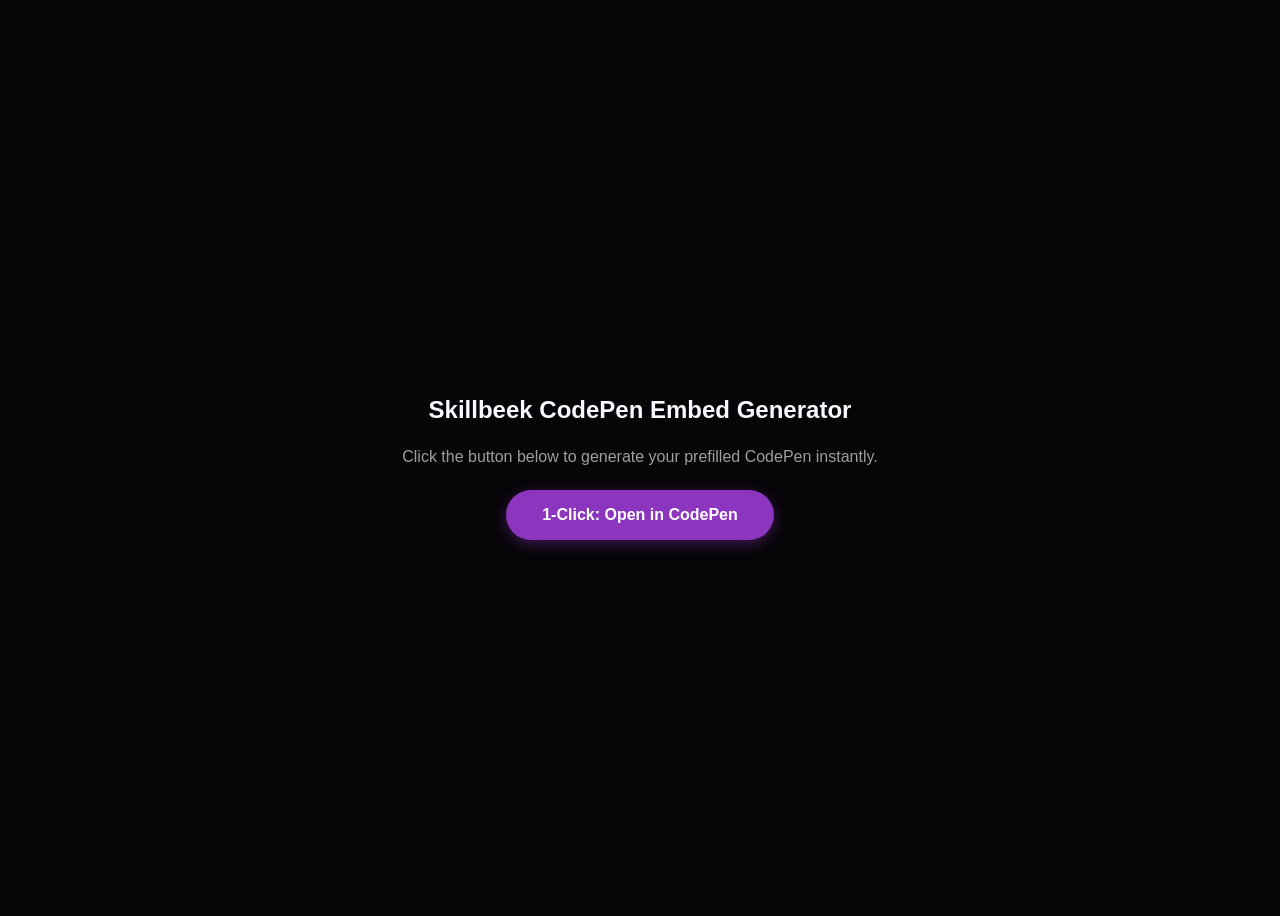
<file: docs/embeds/open-in-codepen.html>
<!DOCTYPE html>
<html>
<head>
  <meta charset="utf-8">
  <title>Create CodePen</title>
</head>
<body style="font-family: sans-serif; display: flex; flex-direction: column; align-items: center; justify-content: center; height: 100vh; background: #070508; color: #FAF7FE;">
  <h2 style="margin-bottom: 8px;">Skillbeek CodePen Embed Generator</h2>
  <p style="color: #A09DA3; margin-bottom: 24px;">Click the button below to generate your prefilled CodePen instantly.</p>
  <form id="cpForm" action="https://codepen.io/pen/define" method="POST" target="_blank">
    <input type="hidden" name="data" value="{&quot;title&quot;: &quot;Skillbeek Design System \u00b7 Highlight Chroma Envelope Recalibration&quot;, &quot;description&quot;: &quot;Real-world comparison of Skillbeek illustration-brown stops before vs after resolving 8-bit quantization collapse.&quot;, &quot;html&quot;: &quot;&lt;!DOCTYPE html&gt;\n&lt;html lang=\&quot;en\&quot;&gt;\n&lt;head&gt;\n  &lt;meta charset=\&quot;UTF-8\&quot;&gt;\n  &lt;meta name=\&quot;viewport\&quot; content=\&quot;width=device-width, initial-scale=1.0\&quot;&gt;\n  &lt;title&gt;Skillbeek Design System \u00b7 Chroma Envelope Recalibration&lt;/title&gt;\n  &lt;!-- Skillbeek Typography: Nunito + JetBrains Mono --&gt;\n  &lt;link rel=\&quot;preconnect\&quot; href=\&quot;https://fonts.googleapis.com\&quot;&gt;\n  &lt;link rel=\&quot;preconnect\&quot; href=\&quot;https://fonts.gstatic.com\&quot; crossorigin&gt;\n  &lt;link href=\&quot;https://fonts.googleapis.com/css2?family=Nunito:wght@400;600;700;800;900&amp;family=JetBrains+Mono:wght@400;500;600;700&amp;display=swap\&quot; rel=\&quot;stylesheet\&quot;&gt;\n  &lt;style&gt;\n    /* -------------------------------------------------------------\n       SKILLBEEK DUAL-THEME SYSTEM TOKENS (from Skillbeek index.css)\n       ------------------------------------------------------------- */\n    :root {\n      --Typeface-Nunito: &#x27;Nunito&#x27;, -apple-system, BlinkMacSystemFont, sans-serif;\n      --Typeface-Mono: &#x27;JetBrains Mono&#x27;, monospace;\n\n      /* Primary Brand (Purple) */\n      --Primary-50: #FBF6FF;\n      --Primary-100: #F8EFFF;\n      --Primary-200: #EACFFF;\n      --Primary-300: #D5A0FA;\n      --Primary-400: #B76EDF;\n      --Primary-500: #8C35BE;\n      --Primary-600: #5F0193;\n\n      /* Status */\n      --Error-500: #BA3430;\n      --Success-500: #2FA836;\n\n      /* Ochre Ramp Stops */\n      --Ochre-50-old: #F9F4EE;\n      --Ochre-100-old: #F9F4EE;\n      --Ochre-200-old: #F4DCBF;\n      --Ochre-300-old: #E7C292;\n\n      --Ochre-50-new: #FDF4E9;\n      --Ochre-100-new: #FFEEDA;\n      --Ochre-200-new: #FCDAAF;\n      --Ochre-300-new: #EDC086;\n    }\n\n    /* DARK THEME (Default) */\n    body, [data-theme=\&quot;dark\&quot;] {\n      --canvas-bg: #070508;\n      --card-bg: #171519;\n      --card-border: rgba(224, 220, 227, 0.12);\n      --column-bg: #2F2C32;\n      --column-border: rgba(224, 220, 227, 0.1);\n      --item-bg: rgba(23, 21, 25, 0.6);\n      --item-border: rgba(224, 220, 227, 0.06);\n      --item-hover-bg: rgba(23, 21, 25, 0.95);\n      --item-hover-border: rgba(224, 220, 227, 0.2);\n\n      --text-heading: #FAF7FE;\n      --text-body: #C0BCC3;\n      --text-muted: #737076;\n\n      --code-bg: rgba(255, 255, 255, 0.06);\n      --code-text: #E0DCE3;\n\n      --danger-pill-bg: rgba(186, 52, 48, 0.16);\n      --danger-pill-text: #FF8784;\n      --danger-pill-border: rgba(186, 52, 48, 0.35);\n\n      --success-pill-bg: rgba(47, 168, 54, 0.16);\n      --success-pill-text: #6CE374;\n      --success-pill-border: rgba(47, 168, 54, 0.35);\n\n      --shadow-card: 0px 4px 12px 0px rgba(18, 9, 0, 0.25), 0px 12px 24px -8px rgba(18, 9, 0, 0.45);\n      --shadow-hover: 0px 2px 8px 0px rgba(18, 9, 0, 0.3);\n\n      --glow-purple: radial-gradient(circle, rgba(140, 53, 190, 0.2) 0%, rgba(140, 53, 190, 0) 70%);\n      --glow-ochre: radial-gradient(circle, rgba(183, 129, 47, 0.18) 0%, rgba(183, 129, 47, 0) 70%);\n      --toggle-bg: rgba(255, 255, 255, 0.08);\n      --toggle-active: var(--Primary-500);\n    }\n\n    /* LIGHT THEME (Skillbeek Daylight Mode) */\n    [data-theme=\&quot;light\&quot;] {\n      --canvas-bg: #F0EDF4;\n      --card-bg: #FAF7FE;\n      --card-border: #E0DCE3;\n      --column-bg: #FFFFFF;\n      --column-border: #E0DCE3;\n      --item-bg: #FAF7FE;\n      --item-border: rgba(73, 70, 76, 0.08);\n      --item-hover-bg: #FFFFFF;\n      --item-hover-border: var(--Primary-300);\n\n      --text-heading: #171519;\n      --text-body: #49464C;\n      --text-muted: #737076;\n\n      --code-bg: rgba(23, 21, 25, 0.06);\n      --code-text: #2F2C32;\n\n      --danger-pill-bg: rgba(186, 52, 48, 0.1);\n      --danger-pill-text: #B91C1C;\n      --danger-pill-border: rgba(186, 52, 48, 0.25);\n\n      --success-pill-bg: rgba(47, 168, 54, 0.12);\n      --success-pill-text: #15803D;\n      --success-pill-border: rgba(47, 168, 54, 0.25);\n\n      --shadow-card: 0px 4px 16px 0px rgba(73, 70, 76, 0.08), 0px 1px 3px 0px rgba(73, 70, 76, 0.06);\n      --shadow-hover: 0px 4px 12px 0px rgba(73, 70, 76, 0.12);\n\n      --glow-purple: radial-gradient(circle, rgba(140, 53, 190, 0.08) 0%, rgba(140, 53, 190, 0) 70%);\n      --glow-ochre: radial-gradient(circle, rgba(183, 129, 47, 0.08) 0%, rgba(183, 129, 47, 0) 70%);\n      --toggle-bg: #E0DCE3;\n      --toggle-active: var(--Primary-500);\n    }\n\n    * {\n      box-sizing: border-box;\n      margin: 0;\n      padding: 0;\n    }\n\n    body {\n      background: var(--canvas-bg);\n      color: var(--text-heading);\n      font-family: var(--Typeface-Nunito);\n      min-height: 100vh;\n      display: flex;\n      align-items: center;\n      justify-content: center;\n      padding: 24px 16px;\n      -webkit-font-smoothing: antialiased;\n      transition: background 0.3s ease, color 0.3s ease;\n    }\n\n    /* Outer Shell: Skillbeek Colophon Card */\n    .skillbeek-card {\n      width: 100%;\n      max-width: 820px;\n      background: var(--card-bg);\n      border: 1px solid var(--card-border);\n      border-radius: 20px;\n      padding: 32px 28px;\n      box-shadow: var(--shadow-card);\n      position: relative;\n      overflow: hidden;\n      transition: background 0.3s ease, border-color 0.3s ease, box-shadow 0.3s ease;\n    }\n\n    .skillbeek-card::before {\n      content: \&quot;\&quot;;\n      position: absolute;\n      top: -120px;\n      right: -80px;\n      width: 280px;\n      height: 280px;\n      background: var(--glow-purple);\n      pointer-events: none;\n      transition: background 0.3s ease;\n    }\n\n    .skillbeek-card::after {\n      content: \&quot;\&quot;;\n      position: absolute;\n      bottom: -120px;\n      left: -80px;\n      width: 280px;\n      height: 280px;\n      background: var(--glow-ochre);\n      pointer-events: none;\n      transition: background 0.3s ease;\n    }\n\n    /* Header */\n    .header {\n      position: relative;\n      z-index: 2;\n      margin-bottom: 24px;\n    }\n\n    .header-top-row {\n      display: flex;\n      align-items: center;\n      justify-content: space-between;\n      gap: 12px;\n      margin-bottom: 12px;\n    }\n\n    .badge-row {\n      display: flex;\n      flex-wrap: wrap;\n      align-items: center;\n      gap: 8px;\n    }\n\n    .chip-brand {\n      display: inline-flex;\n      align-items: center;\n      gap: 6px;\n      background: rgba(140, 53, 190, 0.14);\n      border: 1px solid rgba(140, 53, 190, 0.3);\n      color: var(--Primary-500);\n      font-size: 11px;\n      font-weight: 800;\n      letter-spacing: 0.04em;\n      text-transform: uppercase;\n      padding: 4px 10px;\n      border-radius: 9999px;\n    }\n\n    .chip-brand svg {\n      width: 12px;\n      height: 12px;\n      fill: currentColor;\n    }\n\n    .chip-meta {\n      font-family: var(--Typeface-Mono);\n      font-size: 11px;\n      color: var(--text-muted);\n      background: var(--code-bg);\n      padding: 3px 8px;\n      border-radius: 6px;\n      border: 1px solid var(--card-border);\n    }\n\n    /* Theme Toggle Button */\n    .theme-toggle-btn {\n      display: inline-flex;\n      align-items: center;\n      gap: 6px;\n      padding: 5px 12px;\n      background: var(--toggle-bg);\n      border: 1px solid var(--card-border);\n      border-radius: 9999px;\n      color: var(--text-heading);\n      font-family: var(--Typeface-Nunito);\n      font-size: 12px;\n      font-weight: 800;\n      cursor: pointer;\n      transition: all 0.2s ease;\n      user-select: none;\n    }\n\n    .theme-toggle-btn:hover {\n      transform: scale(1.03);\n      border-color: var(--Primary-400);\n    }\n\n    .theme-toggle-icon {\n      font-size: 13px;\n    }\n\n    h2.title {\n      font-size: 22px;\n      font-weight: 900;\n      letter-spacing: -0.02em;\n      color: var(--text-heading);\n      margin-bottom: 6px;\n    }\n\n    p.subtitle {\n      font-size: 14px;\n      line-height: 1.5;\n      color: var(--text-body);\n      max-width: 660px;\n    }\n\n    /* Comparison Grid */\n    .grid {\n      position: relative;\n      z-index: 1;\n      display: grid;\n      grid-template-columns: 1fr 1fr;\n      gap: 18px;\n    }\n\n    @media (max-width: 660px) {\n      .grid {\n        grid-template-columns: 1fr;\n      }\n    }\n\n    /* Column Container */\n    .column {\n      background: var(--column-bg);\n      border: 1px solid var(--column-border);\n      border-radius: 16px;\n      padding: 20px 18px;\n      transition: background 0.3s ease, border-color 0.3s ease;\n    }\n\n    .column-header {\n      display: flex;\n      align-items: center;\n      justify-content: space-between;\n      margin-bottom: 16px;\n      padding-bottom: 12px;\n      border-bottom: 1px solid var(--column-border);\n    }\n\n    .col-title-wrap {\n      display: flex;\n      align-items: center;\n      gap: 8px;\n    }\n\n    .status-dot {\n      width: 8px;\n      height: 8px;\n      border-radius: 50%;\n    }\n\n    .status-dot.danger {\n      background: var(--Error-500);\n      box-shadow: 0 0 8px rgba(186, 52, 48, 0.6);\n    }\n\n    .status-dot.success {\n      background: var(--Success-500);\n      box-shadow: 0 0 8px rgba(47, 168, 54, 0.6);\n    }\n\n    .col-title {\n      font-size: 14px;\n      font-weight: 800;\n      color: var(--text-heading);\n    }\n\n    .col-pill {\n      font-family: var(--Typeface-Mono);\n      font-size: 10px;\n      font-weight: 700;\n      padding: 3px 8px;\n      border-radius: 9999px;\n    }\n\n    .col-pill.danger {\n      background: var(--danger-pill-bg);\n      color: var(--danger-pill-text);\n      border: 1px solid var(--danger-pill-border);\n    }\n\n    .col-pill.success {\n      background: var(--success-pill-bg);\n      color: var(--success-pill-text);\n      border: 1px solid var(--success-pill-border);\n    }\n\n    /* Swatch Item */\n    .swatch-group {\n      display: flex;\n      flex-direction: column;\n      gap: 10px;\n    }\n\n    .swatch-card {\n      display: flex;\n      align-items: center;\n      gap: 14px;\n      padding: 10px 12px;\n      background: var(--item-bg);\n      border: 1px solid var(--item-border);\n      border-radius: 12px;\n      transition: all 0.2s cubic-bezier(0.16, 1, 0.3, 1);\n    }\n\n    .swatch-card:hover {\n      background: var(--item-hover-bg);\n      border-color: var(--item-hover-border);\n      transform: translateY(-1px);\n      box-shadow: var(--shadow-hover);\n    }\n\n    .swatch-chip {\n      width: 48px;\n      height: 48px;\n      border-radius: 10px;\n      flex-shrink: 0;\n      display: flex;\n      align-items: center;\n      justify-content: center;\n      font-family: var(--Typeface-Nunito);\n      font-size: 11px;\n      font-weight: 900;\n      color: #171519;\n      box-shadow: inset 0 0 0 1px rgba(0,0,0,0.12), 0 2px 6px rgba(0,0,0,0.15);\n    }\n\n    .swatch-info {\n      flex: 1;\n      min-width: 0;\n    }\n\n    .swatch-row-main {\n      display: flex;\n      align-items: center;\n      justify-content: space-between;\n      margin-bottom: 3px;\n    }\n\n    .swatch-token-label {\n      font-size: 13px;\n      font-weight: 700;\n      color: var(--text-heading);\n    }\n\n    .swatch-hex-code {\n      font-family: var(--Typeface-Mono);\n      font-size: 12px;\n      font-weight: 600;\n      color: var(--code-text);\n      background: var(--code-bg);\n      padding: 1px 6px;\n      border-radius: 4px;\n    }\n\n    .swatch-row-meta {\n      display: flex;\n      align-items: center;\n      justify-content: space-between;\n      font-size: 11px;\n    }\n\n    .env-stat {\n      font-family: var(--Typeface-Mono);\n      color: var(--text-muted);\n      font-size: 11px;\n    }\n\n    .status-tag {\n      font-weight: 700;\n      font-size: 11px;\n      display: inline-flex;\n      align-items: center;\n      gap: 4px;\n    }\n\n    .status-tag.danger {\n      color: var(--danger-pill-text);\n    }\n\n    .status-tag.success {\n      color: var(--success-pill-text);\n    }\n\n    .status-tag.neutral {\n      color: var(--text-muted);\n    }\n\n    /* Footer / Telemetry */\n    .footer {\n      position: relative;\n      z-index: 1;\n      margin-top: 22px;\n      padding-top: 16px;\n      border-top: 1px solid var(--card-border);\n      display: flex;\n      flex-wrap: wrap;\n      justify-content: space-between;\n      align-items: center;\n      gap: 10px;\n      font-family: var(--Typeface-Mono);\n      font-size: 11px;\n      color: var(--text-muted);\n    }\n\n    .footer-left {\n      display: flex;\n      align-items: center;\n      gap: 8px;\n    }\n\n    .footer-right {\n      display: flex;\n      align-items: center;\n      gap: 12px;\n      color: var(--Primary-500);\n      font-weight: 600;\n    }\n\n    .dot-pulse {\n      width: 6px;\n      height: 6px;\n      background: var(--Success-500);\n      border-radius: 50%;\n    }\n  &lt;/style&gt;\n&lt;/head&gt;\n&lt;body data-theme=\&quot;dark\&quot;&gt;\n\n  &lt;div class=\&quot;skillbeek-card\&quot;&gt;\n    &lt;!-- Header --&gt;\n    &lt;div class=\&quot;header\&quot;&gt;\n      &lt;div class=\&quot;header-top-row\&quot;&gt;\n        &lt;div class=\&quot;badge-row\&quot;&gt;\n          &lt;span class=\&quot;chip-brand\&quot;&gt;\n            &lt;svg viewBox=\&quot;0 0 24 24\&quot;&gt;&lt;path d=\&quot;M12 2L2 7l10 5 10-5-10-5zM2 17l10 5 10-5M2 12l10 5 10-5\&quot;/&gt;&lt;/svg&gt;\n            Skillbeek Design System\n          &lt;/span&gt;\n          &lt;span class=\&quot;chip-meta\&quot;&gt;Token Ramp: --illustration-brown&lt;/span&gt;\n        &lt;/div&gt;\n        \n        &lt;!-- Live Theme Toggle --&gt;\n        &lt;button id=\&quot;themeToggle\&quot; class=\&quot;theme-toggle-btn\&quot; aria-label=\&quot;Toggle Light and Dark Mode\&quot;&gt;\n          &lt;span class=\&quot;theme-toggle-icon\&quot; id=\&quot;themeIcon\&quot;&gt;\u2600\ufe0f&lt;/span&gt;\n          &lt;span id=\&quot;themeLabel\&quot;&gt;Light Mode&lt;/span&gt;\n        &lt;/button&gt;\n      &lt;/div&gt;\n\n      &lt;h2 class=\&quot;title\&quot;&gt;Highlight Chroma Envelope Recalibration&lt;/h2&gt;\n      &lt;p class=\&quot;subtitle\&quot;&gt;Interactive production comparison of stops 50\u2013300 in Skillbeek&#x27;s ochre brand ladder before vs after resolving the 8-bit quantization collapse.&lt;/p&gt;\n    &lt;/div&gt;\n\n    &lt;!-- Comparison Grid --&gt;\n    &lt;div class=\&quot;grid\&quot;&gt;\n      &lt;!-- BEFORE --&gt;\n      &lt;div class=\&quot;column\&quot;&gt;\n        &lt;div class=\&quot;column-header\&quot;&gt;\n          &lt;div class=\&quot;col-title-wrap\&quot;&gt;\n            &lt;span class=\&quot;status-dot danger\&quot;&gt;&lt;/span&gt;\n            &lt;span class=\&quot;col-title\&quot;&gt;Before (Crushed Chroma)&lt;/span&gt;\n          &lt;/div&gt;\n          &lt;span class=\&quot;col-pill danger\&quot;&gt;Envelope 0.08\u20130.65&lt;/span&gt;\n        &lt;/div&gt;\n\n        &lt;div class=\&quot;swatch-group\&quot;&gt;\n          &lt;!-- Stop 50 --&gt;\n          &lt;div class=\&quot;swatch-card\&quot;&gt;\n            &lt;div class=\&quot;swatch-chip\&quot; style=\&quot;background: var(--Ochre-50-old);\&quot;&gt;50&lt;/div&gt;\n            &lt;div class=\&quot;swatch-info\&quot;&gt;\n              &lt;div class=\&quot;swatch-row-main\&quot;&gt;\n                &lt;span class=\&quot;swatch-token-label\&quot;&gt;Stop 50&lt;/span&gt;\n                &lt;span class=\&quot;swatch-hex-code\&quot;&gt;#F9F4EE&lt;/span&gt;\n              &lt;/div&gt;\n              &lt;div class=\&quot;swatch-row-meta\&quot;&gt;\n                &lt;span class=\&quot;env-stat\&quot;&gt;Env: 0.08&lt;/span&gt;\n                &lt;span class=\&quot;status-tag danger\&quot;&gt;\u26a0\ufe0f Duplicate Hex&lt;/span&gt;\n              &lt;/div&gt;\n            &lt;/div&gt;\n          &lt;/div&gt;\n\n          &lt;!-- Stop 100 --&gt;\n          &lt;div class=\&quot;swatch-card\&quot;&gt;\n            &lt;div class=\&quot;swatch-chip\&quot; style=\&quot;background: var(--Ochre-100-old);\&quot;&gt;100&lt;/div&gt;\n            &lt;div class=\&quot;swatch-info\&quot;&gt;\n              &lt;div class=\&quot;swatch-row-main\&quot;&gt;\n                &lt;span class=\&quot;swatch-token-label\&quot;&gt;Stop 100&lt;/span&gt;\n                &lt;span class=\&quot;swatch-hex-code\&quot;&gt;#F9F4EE&lt;/span&gt;\n              &lt;/div&gt;\n              &lt;div class=\&quot;swatch-row-meta\&quot;&gt;\n                &lt;span class=\&quot;env-stat\&quot;&gt;Env: 0.20&lt;/span&gt;\n                &lt;span class=\&quot;status-tag danger\&quot;&gt;\u26d4 0 \u0394L Collapse&lt;/span&gt;\n              &lt;/div&gt;\n            &lt;/div&gt;\n          &lt;/div&gt;\n\n          &lt;!-- Stop 200 --&gt;\n          &lt;div class=\&quot;swatch-card\&quot;&gt;\n            &lt;div class=\&quot;swatch-chip\&quot; style=\&quot;background: var(--Ochre-200-old);\&quot;&gt;200&lt;/div&gt;\n            &lt;div class=\&quot;swatch-info\&quot;&gt;\n              &lt;div class=\&quot;swatch-row-main\&quot;&gt;\n                &lt;span class=\&quot;swatch-token-label\&quot;&gt;Stop 200&lt;/span&gt;\n                &lt;span class=\&quot;swatch-hex-code\&quot;&gt;#F4DCBF&lt;/span&gt;\n              &lt;/div&gt;\n              &lt;div class=\&quot;swatch-row-meta\&quot;&gt;\n                &lt;span class=\&quot;env-stat\&quot;&gt;Env: 0.40&lt;/span&gt;\n                &lt;span class=\&quot;status-tag neutral\&quot;&gt;Chalky Desert Sand&lt;/span&gt;\n              &lt;/div&gt;\n            &lt;/div&gt;\n          &lt;/div&gt;\n\n          &lt;!-- Stop 300 --&gt;\n          &lt;div class=\&quot;swatch-card\&quot;&gt;\n            &lt;div class=\&quot;swatch-chip\&quot; style=\&quot;background: var(--Ochre-300-old);\&quot;&gt;300&lt;/div&gt;\n            &lt;div class=\&quot;swatch-info\&quot;&gt;\n              &lt;div class=\&quot;swatch-row-main\&quot;&gt;\n                &lt;span class=\&quot;swatch-token-label\&quot;&gt;Stop 300&lt;/span&gt;\n                &lt;span class=\&quot;swatch-hex-code\&quot;&gt;#E7C292&lt;/span&gt;\n              &lt;/div&gt;\n              &lt;div class=\&quot;swatch-row-meta\&quot;&gt;\n                &lt;span class=\&quot;env-stat\&quot;&gt;Env: 0.65&lt;/span&gt;\n                &lt;span class=\&quot;status-tag neutral\&quot;&gt;Muted Dull Ochre&lt;/span&gt;\n              &lt;/div&gt;\n            &lt;/div&gt;\n          &lt;/div&gt;\n        &lt;/div&gt;\n      &lt;/div&gt;\n\n      &lt;!-- AFTER --&gt;\n      &lt;div class=\&quot;column\&quot;&gt;\n        &lt;div class=\&quot;column-header\&quot;&gt;\n          &lt;div class=\&quot;col-title-wrap\&quot;&gt;\n            &lt;span class=\&quot;status-dot success\&quot;&gt;&lt;/span&gt;\n            &lt;span class=\&quot;col-title\&quot;&gt;After (Fixed Engine)&lt;/span&gt;\n          &lt;/div&gt;\n          &lt;span class=\&quot;col-pill success\&quot;&gt;Envelope 0.15\u20130.78&lt;/span&gt;\n        &lt;/div&gt;\n\n        &lt;div class=\&quot;swatch-group\&quot;&gt;\n          &lt;!-- Stop 50 --&gt;\n          &lt;div class=\&quot;swatch-card\&quot;&gt;\n            &lt;div class=\&quot;swatch-chip\&quot; style=\&quot;background: var(--Ochre-50-new);\&quot;&gt;50&lt;/div&gt;\n            &lt;div class=\&quot;swatch-info\&quot;&gt;\n              &lt;div class=\&quot;swatch-row-main\&quot;&gt;\n                &lt;span class=\&quot;swatch-token-label\&quot;&gt;Stop 50&lt;/span&gt;\n                &lt;span class=\&quot;swatch-hex-code\&quot;&gt;#FDF4E9&lt;/span&gt;\n              &lt;/div&gt;\n              &lt;div class=\&quot;swatch-row-meta\&quot;&gt;\n                &lt;span class=\&quot;env-stat\&quot;&gt;Env: 0.15&lt;/span&gt;\n                &lt;span class=\&quot;status-tag success\&quot;&gt;\u2713 Warm Cream Wash&lt;/span&gt;\n              &lt;/div&gt;\n            &lt;/div&gt;\n          &lt;/div&gt;\n\n          &lt;!-- Stop 100 --&gt;\n          &lt;div class=\&quot;swatch-card\&quot;&gt;\n            &lt;div class=\&quot;swatch-chip\&quot; style=\&quot;background: var(--Ochre-100-new);\&quot;&gt;100&lt;/div&gt;\n            &lt;div class=\&quot;swatch-info\&quot;&gt;\n              &lt;div class=\&quot;swatch-row-main\&quot;&gt;\n                &lt;span class=\&quot;swatch-token-label\&quot;&gt;Stop 100&lt;/span&gt;\n                &lt;span class=\&quot;swatch-hex-code\&quot;&gt;#FFEEDA&lt;/span&gt;\n              &lt;/div&gt;\n              &lt;div class=\&quot;swatch-row-meta\&quot;&gt;\n                &lt;span class=\&quot;env-stat\&quot;&gt;Env: 0.35&lt;/span&gt;\n                &lt;span class=\&quot;status-tag success\&quot;&gt;\u2713 Luminous Badge Glow&lt;/span&gt;\n              &lt;/div&gt;\n            &lt;/div&gt;\n          &lt;/div&gt;\n\n          &lt;!-- Stop 200 --&gt;\n          &lt;div class=\&quot;swatch-card\&quot;&gt;\n            &lt;div class=\&quot;swatch-chip\&quot; style=\&quot;background: var(--Ochre-200-new);\&quot;&gt;200&lt;/div&gt;\n            &lt;div class=\&quot;swatch-info\&quot;&gt;\n              &lt;div class=\&quot;swatch-row-main\&quot;&gt;\n                &lt;span class=\&quot;swatch-token-label\&quot;&gt;Stop 200&lt;/span&gt;\n                &lt;span class=\&quot;swatch-hex-code\&quot;&gt;#FCDAAF&lt;/span&gt;\n              &lt;/div&gt;\n              &lt;div class=\&quot;swatch-row-meta\&quot;&gt;\n                &lt;span class=\&quot;env-stat\&quot;&gt;Env: 0.58&lt;/span&gt;\n                &lt;span class=\&quot;status-tag success\&quot;&gt;\u2713 Warm Peach Gold&lt;/span&gt;\n              &lt;/div&gt;\n            &lt;/div&gt;\n          &lt;/div&gt;\n\n          &lt;!-- Stop 300 --&gt;\n          &lt;div class=\&quot;swatch-card\&quot;&gt;\n            &lt;div class=\&quot;swatch-chip\&quot; style=\&quot;background: var(--Ochre-300-new);\&quot;&gt;300&lt;/div&gt;\n            &lt;div class=\&quot;swatch-info\&quot;&gt;\n              &lt;div class=\&quot;swatch-row-main\&quot;&gt;\n                &lt;span class=\&quot;swatch-token-label\&quot;&gt;Stop 300&lt;/span&gt;\n                &lt;span class=\&quot;swatch-hex-code\&quot;&gt;#EDC086&lt;/span&gt;\n              &lt;/div&gt;\n              &lt;div class=\&quot;swatch-row-meta\&quot;&gt;\n                &lt;span class=\&quot;env-stat\&quot;&gt;Env: 0.78&lt;/span&gt;\n                &lt;span class=\&quot;status-tag success\&quot;&gt;\u2713 Rich Golden Honey&lt;/span&gt;\n              &lt;/div&gt;\n            &lt;/div&gt;\n          &lt;/div&gt;\n        &lt;/div&gt;\n      &lt;/div&gt;\n    &lt;/div&gt;\n  &lt;/div&gt;\n\n  &lt;script&gt;\n    const toggleBtn = document.getElementById(&#x27;themeToggle&#x27;);\n    const themeIcon = document.getElementById(&#x27;themeIcon&#x27;);\n    const themeLabel = document.getElementById(&#x27;themeLabel&#x27;);\n    const body = document.body;\n\n    // Detect system preference\n    if (window.matchMedia &amp;&amp; window.matchMedia(&#x27;(prefers-color-scheme: light)&#x27;).matches) {\n      setTheme(&#x27;light&#x27;);\n    }\n\n    function setTheme(theme) {\n      body.setAttribute(&#x27;data-theme&#x27;, theme);\n      if (theme === &#x27;light&#x27;) {\n        themeIcon.textContent = &#x27;\ud83c\udf19&#x27;;\n        themeLabel.textContent = &#x27;Dark Mode&#x27;;\n      } else {\n        themeIcon.textContent = &#x27;\u2600\ufe0f&#x27;;\n        themeLabel.textContent = &#x27;Light Mode&#x27;;\n      }\n    }\n\n    toggleBtn.addEventListener(&#x27;click&#x27;, () =&gt; {\n      const current = body.getAttribute(&#x27;data-theme&#x27;) || &#x27;dark&#x27;;\n      setTheme(current === &#x27;dark&#x27; ? &#x27;light&#x27; : &#x27;dark&#x27;);\n    });\n  &lt;/script&gt;\n\n&lt;/body&gt;\n&lt;/html&gt;\n&quot;, &quot;editors&quot;: &quot;001&quot;}">
    <button type="submit" style="padding: 16px 36px; font-size: 16px; font-weight: 800; background: #8C35BE; color: white; border: none; border-radius: 9999px; cursor: pointer; box-shadow: 0 4px 14px rgba(140, 53, 190, 0.4); transition: transform 0.2s;">
      1-Click: Open in CodePen
    </button>
  </form>
</body>
</html>
</file>
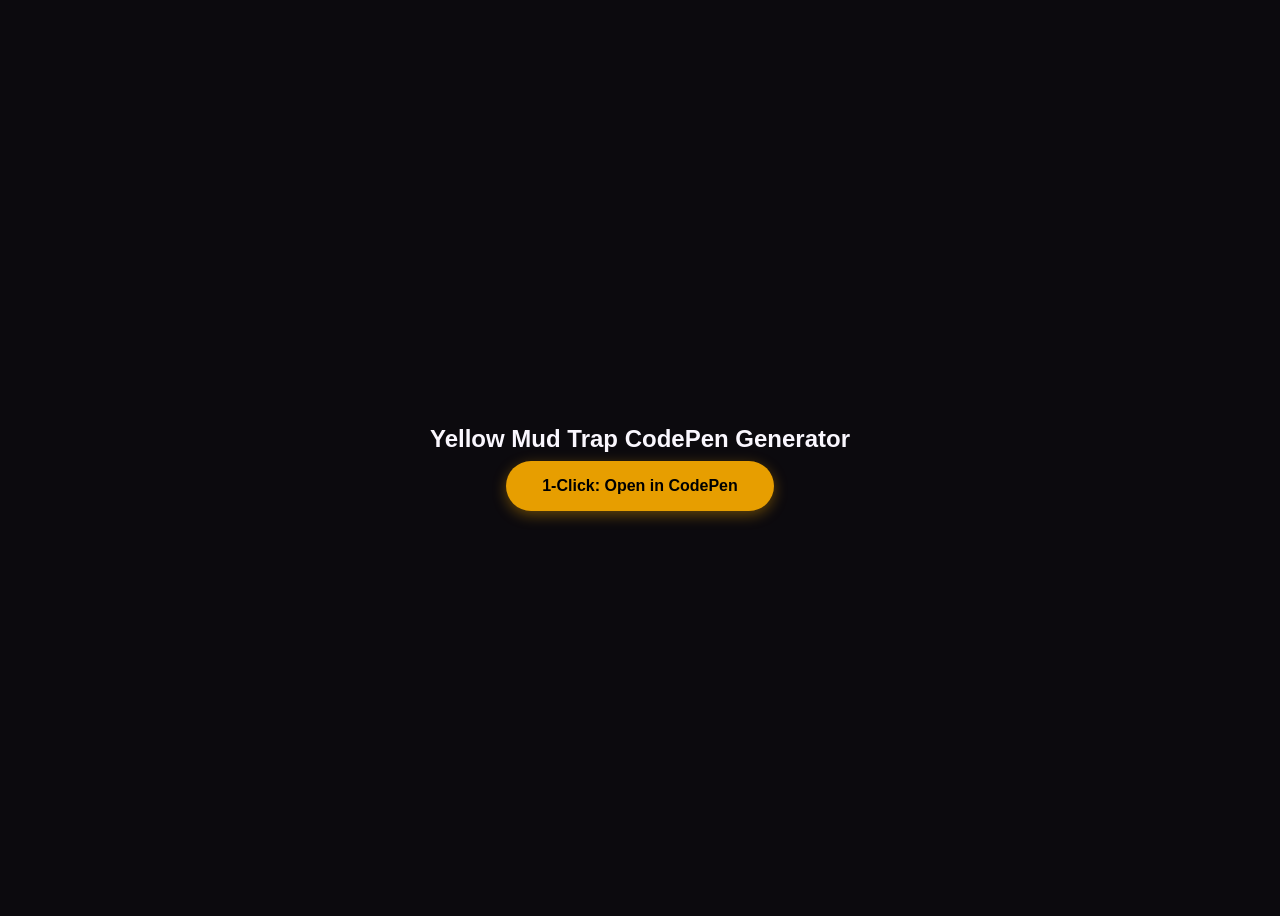
<file: docs/embeds/open-yellow-in-codepen.html>
<!DOCTYPE html>
<html>
<head>
  <meta charset="utf-8">
  <title>Create Yellow Mud Trap CodePen</title>
</head>
<body style="font-family: sans-serif; display: flex; flex-direction: column; align-items: center; justify-content: center; height: 100vh; background: #0C0A0E; color: #FAF7FE;">
  <h2 style="margin-bottom: 8px;">Yellow Mud Trap CodePen Generator</h2>
  <form id="cpForm" action="https://codepen.io/pen/define" method="POST" target="_blank">
    <input type="hidden" name="data" value="{&quot;title&quot;: &quot;The Yellow Mud Trap vs. Convective Drift \u00b7 Optical Biology&quot;, &quot;description&quot;: &quot;Real-world visual breakdown showing why naive lightness reduction produces olive sludge and how convective hue drift cures it.&quot;, &quot;html&quot;: &quot;&lt;!DOCTYPE html&gt;\n&lt;html lang=\&quot;en\&quot;&gt;\n&lt;head&gt;\n  &lt;meta charset=\&quot;UTF-8\&quot;&gt;\n  &lt;meta name=\&quot;viewport\&quot; content=\&quot;width=device-width, initial-scale=1.0\&quot;&gt;\n  &lt;title&gt;The Yellow Mud Trap vs. Convective Drift&lt;/title&gt;\n  &lt;link rel=\&quot;preconnect\&quot; href=\&quot;https://fonts.googleapis.com\&quot;&gt;\n  &lt;link rel=\&quot;preconnect\&quot; href=\&quot;https://fonts.gstatic.com\&quot; crossorigin&gt;\n  &lt;link href=\&quot;https://fonts.googleapis.com/css2?family=Nunito:wght@400;600;700;800;900&amp;family=JetBrains+Mono:wght@400;500;600;700&amp;display=swap\&quot; rel=\&quot;stylesheet\&quot;&gt;\n  &lt;style&gt;\n    :root {\n      --bg: #0C0A0E;\n      --card-bg: #16141A;\n      --border: rgba(255, 255, 255, 0.08);\n      --text-main: #FAF7FE;\n      --text-muted: #8E8A94;\n      --font-ui: &#x27;Nunito&#x27;, sans-serif;\n      --font-mono: &#x27;JetBrains Mono&#x27;, monospace;\n    }\n    * { box-sizing: border-box; margin: 0; padding: 0; }\n    body {\n      background: var(--bg);\n      color: var(--text-main);\n      font-family: var(--font-ui);\n      padding: 24px 16px;\n      display: flex;\n      justify-content: center;\n      align-items: center;\n      min-height: 100vh;\n    }\n    .wrapper {\n      max-width: 820px;\n      width: 100%;\n      background: var(--card-bg);\n      border: 1px solid var(--border);\n      border-radius: 20px;\n      padding: 28px;\n      box-shadow: 0 16px 36px rgba(0, 0, 0, 0.5);\n    }\n    .header { margin-bottom: 24px; }\n    .badge {\n      display: inline-block;\n      font-family: var(--font-mono);\n      font-size: 11px;\n      font-weight: 700;\n      color: #FFDA1E;\n      background: rgba(255, 218, 30, 0.12);\n      border: 1px solid rgba(255, 218, 30, 0.3);\n      padding: 3px 10px;\n      border-radius: 9999px;\n      margin-bottom: 10px;\n      text-transform: uppercase;\n      letter-spacing: 0.05em;\n    }\n    h2 { font-size: 22px; font-weight: 900; margin-bottom: 6px; }\n    p.desc { font-size: 14px; color: var(--text-muted); line-height: 1.5; }\n    \n    .comparison-grid {\n      display: grid;\n      grid-template-columns: 1fr 1fr;\n      gap: 16px;\n      margin-top: 20px;\n    }\n    @media (max-width: 680px) {\n      .comparison-grid { grid-template-columns: 1fr; }\n    }\n    .panel {\n      background: #0F0E12;\n      border: 1px solid var(--border);\n      border-radius: 14px;\n      padding: 16px;\n    }\n    .panel-header {\n      display: flex;\n      justify-content: space-between;\n      align-items: center;\n      margin-bottom: 14px;\n      padding-bottom: 10px;\n      border-bottom: 1px solid var(--border);\n    }\n    .panel-title { font-size: 14px; font-weight: 800; }\n    .tag {\n      font-family: var(--font-mono);\n      font-size: 10px;\n      font-weight: 700;\n      padding: 2px 8px;\n      border-radius: 9999px;\n    }\n    .tag.bad { background: rgba(220, 38, 38, 0.15); color: #F87171; border: 1px solid rgba(220, 38, 38, 0.3); }\n    .tag.good { background: rgba(34, 197, 94, 0.15); color: #4ADE80; border: 1px solid rgba(34, 197, 94, 0.3); }\n    \n    .swatches { display: flex; flex-direction: column; gap: 8px; }\n    .swatch-row {\n      display: flex;\n      align-items: center;\n      gap: 12px;\n      padding: 8px 10px;\n      background: rgba(255, 255, 255, 0.03);\n      border: 1px solid rgba(255, 255, 255, 0.05);\n      border-radius: 10px;\n    }\n    .box {\n      width: 42px;\n      height: 42px;\n      border-radius: 8px;\n      flex-shrink: 0;\n      display: flex;\n      align-items: center;\n      justify-content: center;\n      font-family: var(--font-mono);\n      font-size: 11px;\n      font-weight: 800;\n      color: #000;\n      box-shadow: inset 0 0 0 1px rgba(0,0,0,0.15);\n    }\n    .info { flex: 1; min-width: 0; }\n    .info-top { display: flex; justify-content: space-between; align-items: center; margin-bottom: 3px; }\n    .stop-name { font-size: 13px; font-weight: 700; }\n    .hex { font-family: var(--font-mono); font-size: 12px; color: var(--text-muted); }\n    .info-bottom { display: flex; justify-content: space-between; font-size: 11px; }\n    .coords { font-family: var(--font-mono); color: var(--text-muted); font-size: 10px; }\n    .label { font-weight: 700; font-size: 11px; }\n    .label.bad { color: #F87171; }\n    .label.good { color: #4ADE80; }\n    \n    /* Live UI Component Test */\n    .btn-preview-wrap {\n      margin-top: 18px;\n      padding: 14px;\n      border-radius: 10px;\n      background: rgba(255, 255, 255, 0.02);\n      border: 1px solid var(--border);\n      text-align: center;\n    }\n    .btn-label { font-size: 11px; color: var(--text-muted); margin-bottom: 8px; font-family: var(--font-mono); }\n    .demo-btn {\n      padding: 10px 20px;\n      font-size: 13px;\n      font-weight: 800;\n      border: none;\n      border-radius: 8px;\n      cursor: pointer;\n      color: #FFFFFF;\n      transition: all 0.2s;\n    }\n  &lt;/style&gt;\n&lt;/head&gt;\n&lt;body&gt;\n  &lt;div class=\&quot;wrapper\&quot;&gt;\n    &lt;div class=\&quot;header\&quot;&gt;\n      &lt;div class=\&quot;badge\&quot;&gt;Perceptual Optical Biology \u00b7 OKLCH&lt;/div&gt;\n      &lt;h2&gt;The Yellow Mud Trap vs. Convective Drift&lt;/h2&gt;\n      &lt;p class=\&quot;desc\&quot;&gt;What happens when accessibility math forces yellow down to pass 4.5:1 contrast on white: locked static hue produces decaying olive sludge, while convective drift preserves natural amber warmth.&lt;/p&gt;\n    &lt;/div&gt;\n\n    &lt;div class=\&quot;comparison-grid\&quot;&gt;\n      &lt;!-- Naive Static Hue --&gt;\n      &lt;div class=\&quot;panel\&quot;&gt;\n        &lt;div class=\&quot;panel-header\&quot;&gt;\n          &lt;span class=\&quot;panel-title\&quot;&gt;1. Naive Accessibility (Static Hue 94\u00b0)&lt;/span&gt;\n          &lt;span class=\&quot;tag bad\&quot;&gt;Rotting Sludge&lt;/span&gt;\n        &lt;/div&gt;\n        &lt;div class=\&quot;swatches\&quot;&gt;\n          &lt;div class=\&quot;swatch-row\&quot;&gt;\n            &lt;div class=\&quot;box\&quot; style=\&quot;background: #FFDA1E; color: #000;\&quot;&gt;500&lt;/div&gt;\n            &lt;div class=\&quot;info\&quot;&gt;\n              &lt;div class=\&quot;info-top\&quot;&gt;&lt;span class=\&quot;stop-name\&quot;&gt;Stop 500 (Base)&lt;/span&gt;&lt;span class=\&quot;hex\&quot;&gt;#FFDA1E&lt;/span&gt;&lt;/div&gt;\n              &lt;div class=\&quot;info-bottom\&quot;&gt;&lt;span class=\&quot;coords\&quot;&gt;L:0.90 H:94\u00b0&lt;/span&gt;&lt;span class=\&quot;label\&quot;&gt;Saturated Yellow&lt;/span&gt;&lt;/div&gt;\n            &lt;/div&gt;\n          &lt;/div&gt;\n          &lt;div class=\&quot;swatch-row\&quot;&gt;\n            &lt;div class=\&quot;box\&quot; style=\&quot;background: #D4A900; color: #000;\&quot;&gt;600&lt;/div&gt;\n            &lt;div class=\&quot;info\&quot;&gt;\n              &lt;div class=\&quot;info-top\&quot;&gt;&lt;span class=\&quot;stop-name\&quot;&gt;Stop 600&lt;/span&gt;&lt;span class=\&quot;hex\&quot;&gt;#D4A900&lt;/span&gt;&lt;/div&gt;\n              &lt;div class=\&quot;info-bottom\&quot;&gt;&lt;span class=\&quot;coords\&quot;&gt;L:0.75 H:94\u00b0&lt;/span&gt;&lt;span class=\&quot;label bad\&quot;&gt;Mustard Tint&lt;/span&gt;&lt;/div&gt;\n            &lt;/div&gt;\n          &lt;/div&gt;\n          &lt;div class=\&quot;swatch-row\&quot;&gt;\n            &lt;div class=\&quot;box\&quot; style=\&quot;background: #9D7D00; color: #fff;\&quot;&gt;700&lt;/div&gt;\n            &lt;div class=\&quot;info\&quot;&gt;\n              &lt;div class=\&quot;info-top\&quot;&gt;&lt;span class=\&quot;stop-name\&quot;&gt;Stop 700&lt;/span&gt;&lt;span class=\&quot;hex\&quot;&gt;#9D7D00&lt;/span&gt;&lt;/div&gt;\n              &lt;div class=\&quot;info-bottom\&quot;&gt;&lt;span class=\&quot;coords\&quot;&gt;L:0.60 H:94\u00b0&lt;/span&gt;&lt;span class=\&quot;label bad\&quot;&gt;Swampy Olive&lt;/span&gt;&lt;/div&gt;\n            &lt;/div&gt;\n          &lt;/div&gt;\n          &lt;div class=\&quot;swatch-row\&quot;&gt;\n            &lt;div class=\&quot;box\&quot; style=\&quot;background: #695300; color: #fff;\&quot;&gt;800&lt;/div&gt;\n            &lt;div class=\&quot;info\&quot;&gt;\n              &lt;div class=\&quot;info-top\&quot;&gt;&lt;span class=\&quot;stop-name\&quot;&gt;Stop 800 (WCAG Pass)&lt;/span&gt;&lt;span class=\&quot;hex\&quot;&gt;#695300&lt;/span&gt;&lt;/div&gt;\n              &lt;div class=\&quot;info-bottom\&quot;&gt;&lt;span class=\&quot;coords\&quot;&gt;L:0.45 H:94\u00b0&lt;/span&gt;&lt;span class=\&quot;label bad\&quot;&gt;\u26a0\ufe0f Army Mud&lt;/span&gt;&lt;/div&gt;\n            &lt;/div&gt;\n          &lt;/div&gt;\n        &lt;/div&gt;\n        &lt;div class=\&quot;btn-preview-wrap\&quot;&gt;\n          &lt;div class=\&quot;btn-label\&quot;&gt;Live Button with Stop 800 (Static Hue):&lt;/div&gt;\n          &lt;button class=\&quot;demo-btn\&quot; style=\&quot;background: #695300;\&quot;&gt;Confirm Booking&lt;/button&gt;\n        &lt;/div&gt;\n      &lt;/div&gt;\n\n      &lt;!-- Convective Drift --&gt;\n      &lt;div class=\&quot;panel\&quot;&gt;\n        &lt;div class=\&quot;panel-header\&quot;&gt;\n          &lt;span class=\&quot;panel-title\&quot;&gt;2. Convective Hue Drift (94\u00b0 \u2192 45\u00b0)&lt;/span&gt;\n          &lt;span class=\&quot;tag good\&quot;&gt;Natural Cognac&lt;/span&gt;\n        &lt;/div&gt;\n        &lt;div class=\&quot;swatches\&quot;&gt;\n          &lt;div class=\&quot;swatch-row\&quot;&gt;\n            &lt;div class=\&quot;box\&quot; style=\&quot;background: #FFDA1E; color: #000;\&quot;&gt;500&lt;/div&gt;\n            &lt;div class=\&quot;info\&quot;&gt;\n              &lt;div class=\&quot;info-top\&quot;&gt;&lt;span class=\&quot;stop-name\&quot;&gt;Stop 500 (Base)&lt;/span&gt;&lt;span class=\&quot;hex\&quot;&gt;#FFDA1E&lt;/span&gt;&lt;/div&gt;\n              &lt;div class=\&quot;info-bottom\&quot;&gt;&lt;span class=\&quot;coords\&quot;&gt;L:0.90 H:94\u00b0&lt;/span&gt;&lt;span class=\&quot;label\&quot;&gt;Saturated Yellow&lt;/span&gt;&lt;/div&gt;\n            &lt;/div&gt;\n          &lt;/div&gt;\n          &lt;div class=\&quot;swatch-row\&quot;&gt;\n            &lt;div class=\&quot;box\&quot; style=\&quot;background: #E79E00; color: #000;\&quot;&gt;600&lt;/div&gt;\n            &lt;div class=\&quot;info\&quot;&gt;\n              &lt;div class=\&quot;info-top\&quot;&gt;&lt;span class=\&quot;stop-name\&quot;&gt;Stop 600&lt;/span&gt;&lt;span class=\&quot;hex\&quot;&gt;#E79E00&lt;/span&gt;&lt;/div&gt;\n              &lt;div class=\&quot;info-bottom\&quot;&gt;&lt;span class=\&quot;coords\&quot;&gt;L:0.75 H:81\u00b0&lt;/span&gt;&lt;span class=\&quot;label good\&quot;&gt;Golden Honey&lt;/span&gt;&lt;/div&gt;\n            &lt;/div&gt;\n          &lt;/div&gt;\n          &lt;div class=\&quot;swatch-row\&quot;&gt;\n            &lt;div class=\&quot;box\&quot; style=\&quot;background: #B86B00; color: #fff;\&quot;&gt;700&lt;/div&gt;\n            &lt;div class=\&quot;info\&quot;&gt;\n              &lt;div class=\&quot;info-top\&quot;&gt;&lt;span class=\&quot;stop-name\&quot;&gt;Stop 700&lt;/span&gt;&lt;span class=\&quot;hex\&quot;&gt;#B86B00&lt;/span&gt;&lt;/div&gt;\n              &lt;div class=\&quot;info-bottom\&quot;&gt;&lt;span class=\&quot;coords\&quot;&gt;L:0.60 H:67\u00b0&lt;/span&gt;&lt;span class=\&quot;label good\&quot;&gt;Rich Amber&lt;/span&gt;&lt;/div&gt;\n            &lt;/div&gt;\n          &lt;/div&gt;\n          &lt;div class=\&quot;swatch-row\&quot;&gt;\n            &lt;div class=\&quot;box\&quot; style=\&quot;background: #834105; color: #fff;\&quot;&gt;800&lt;/div&gt;\n            &lt;div class=\&quot;info\&quot;&gt;\n              &lt;div class=\&quot;info-top\&quot;&gt;&lt;span class=\&quot;stop-name\&quot;&gt;Stop 800 (WCAG Pass)&lt;/span&gt;&lt;span class=\&quot;hex\&quot;&gt;#834105&lt;/span&gt;&lt;/div&gt;\n              &lt;div class=\&quot;info-bottom\&quot;&gt;&lt;span class=\&quot;coords\&quot;&gt;L:0.45 H:54\u00b0&lt;/span&gt;&lt;span class=\&quot;label good\&quot;&gt;\u2713 Warm Cognac&lt;/span&gt;&lt;/div&gt;\n            &lt;/div&gt;\n          &lt;/div&gt;\n        &lt;/div&gt;\n        &lt;div class=\&quot;btn-preview-wrap\&quot;&gt;\n          &lt;div class=\&quot;btn-label\&quot;&gt;Live Button with Stop 800 (Convective Drift):&lt;/div&gt;\n          &lt;button class=\&quot;demo-btn\&quot; style=\&quot;background: #834105;\&quot;&gt;Confirm Booking&lt;/button&gt;\n        &lt;/div&gt;\n      &lt;/div&gt;\n    &lt;/div&gt;\n  &lt;/div&gt;\n&lt;/body&gt;\n&lt;/html&gt;\n&quot;, &quot;editors&quot;: &quot;001&quot;}">
    <button type="submit" style="padding: 16px 36px; font-size: 16px; font-weight: 800; background: #E79E00; color: #000; border: none; border-radius: 9999px; cursor: pointer; box-shadow: 0 4px 14px rgba(231, 158, 0, 0.4);">
      1-Click: Open in CodePen
    </button>
  </form>
</body>
</html>
</file>
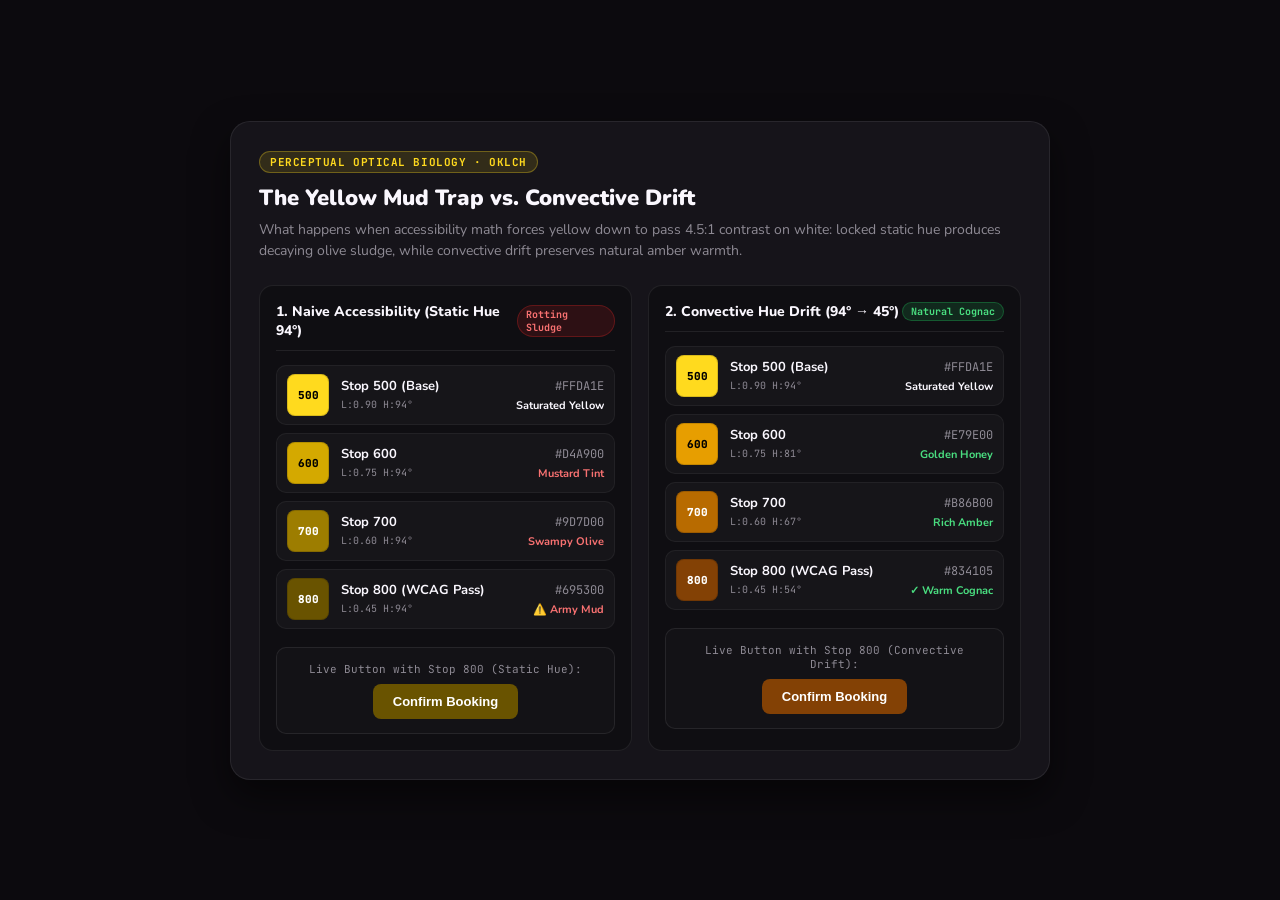
<file: docs/embeds/yellow-mud-trap-codepen.html>
<!DOCTYPE html>
<html lang="en">
<head>
  <meta charset="UTF-8">
  <meta name="viewport" content="width=device-width, initial-scale=1.0">
  <title>The Yellow Mud Trap vs. Convective Drift</title>
  <link rel="preconnect" href="https://fonts.googleapis.com">
  <link rel="preconnect" href="https://fonts.gstatic.com" crossorigin>
  <link href="https://fonts.googleapis.com/css2?family=Nunito:wght@400;600;700;800;900&family=JetBrains+Mono:wght@400;500;600;700&display=swap" rel="stylesheet">
  <style>
    :root {
      --bg: #0C0A0E;
      --card-bg: #16141A;
      --border: rgba(255, 255, 255, 0.08);
      --text-main: #FAF7FE;
      --text-muted: #8E8A94;
      --font-ui: 'Nunito', sans-serif;
      --font-mono: 'JetBrains Mono', monospace;
    }
    * { box-sizing: border-box; margin: 0; padding: 0; }
    body {
      background: var(--bg);
      color: var(--text-main);
      font-family: var(--font-ui);
      padding: 24px 16px;
      display: flex;
      justify-content: center;
      align-items: center;
      min-height: 100vh;
    }
    .wrapper {
      max-width: 820px;
      width: 100%;
      background: var(--card-bg);
      border: 1px solid var(--border);
      border-radius: 20px;
      padding: 28px;
      box-shadow: 0 16px 36px rgba(0, 0, 0, 0.5);
    }
    .header { margin-bottom: 24px; }
    .badge {
      display: inline-block;
      font-family: var(--font-mono);
      font-size: 11px;
      font-weight: 700;
      color: #FFDA1E;
      background: rgba(255, 218, 30, 0.12);
      border: 1px solid rgba(255, 218, 30, 0.3);
      padding: 3px 10px;
      border-radius: 9999px;
      margin-bottom: 10px;
      text-transform: uppercase;
      letter-spacing: 0.05em;
    }
    h2 { font-size: 22px; font-weight: 900; margin-bottom: 6px; }
    p.desc { font-size: 14px; color: var(--text-muted); line-height: 1.5; }
    
    .comparison-grid {
      display: grid;
      grid-template-columns: 1fr 1fr;
      gap: 16px;
      margin-top: 20px;
    }
    @media (max-width: 680px) {
      .comparison-grid { grid-template-columns: 1fr; }
    }
    .panel {
      background: #0F0E12;
      border: 1px solid var(--border);
      border-radius: 14px;
      padding: 16px;
    }
    .panel-header {
      display: flex;
      justify-content: space-between;
      align-items: center;
      margin-bottom: 14px;
      padding-bottom: 10px;
      border-bottom: 1px solid var(--border);
    }
    .panel-title { font-size: 14px; font-weight: 800; }
    .tag {
      font-family: var(--font-mono);
      font-size: 10px;
      font-weight: 700;
      padding: 2px 8px;
      border-radius: 9999px;
    }
    .tag.bad { background: rgba(220, 38, 38, 0.15); color: #F87171; border: 1px solid rgba(220, 38, 38, 0.3); }
    .tag.good { background: rgba(34, 197, 94, 0.15); color: #4ADE80; border: 1px solid rgba(34, 197, 94, 0.3); }
    
    .swatches { display: flex; flex-direction: column; gap: 8px; }
    .swatch-row {
      display: flex;
      align-items: center;
      gap: 12px;
      padding: 8px 10px;
      background: rgba(255, 255, 255, 0.03);
      border: 1px solid rgba(255, 255, 255, 0.05);
      border-radius: 10px;
    }
    .box {
      width: 42px;
      height: 42px;
      border-radius: 8px;
      flex-shrink: 0;
      display: flex;
      align-items: center;
      justify-content: center;
      font-family: var(--font-mono);
      font-size: 11px;
      font-weight: 800;
      color: #000;
      box-shadow: inset 0 0 0 1px rgba(0,0,0,0.15);
    }
    .info { flex: 1; min-width: 0; }
    .info-top { display: flex; justify-content: space-between; align-items: center; margin-bottom: 3px; }
    .stop-name { font-size: 13px; font-weight: 700; }
    .hex { font-family: var(--font-mono); font-size: 12px; color: var(--text-muted); }
    .info-bottom { display: flex; justify-content: space-between; font-size: 11px; }
    .coords { font-family: var(--font-mono); color: var(--text-muted); font-size: 10px; }
    .label { font-weight: 700; font-size: 11px; }
    .label.bad { color: #F87171; }
    .label.good { color: #4ADE80; }
    
    /* Live UI Component Test */
    .btn-preview-wrap {
      margin-top: 18px;
      padding: 14px;
      border-radius: 10px;
      background: rgba(255, 255, 255, 0.02);
      border: 1px solid var(--border);
      text-align: center;
    }
    .btn-label { font-size: 11px; color: var(--text-muted); margin-bottom: 8px; font-family: var(--font-mono); }
    .demo-btn {
      padding: 10px 20px;
      font-size: 13px;
      font-weight: 800;
      border: none;
      border-radius: 8px;
      cursor: pointer;
      color: #FFFFFF;
      transition: all 0.2s;
    }
  </style>
</head>
<body>
  <div class="wrapper">
    <div class="header">
      <div class="badge">Perceptual Optical Biology · OKLCH</div>
      <h2>The Yellow Mud Trap vs. Convective Drift</h2>
      <p class="desc">What happens when accessibility math forces yellow down to pass 4.5:1 contrast on white: locked static hue produces decaying olive sludge, while convective drift preserves natural amber warmth.</p>
    </div>

    <div class="comparison-grid">
      <!-- Naive Static Hue -->
      <div class="panel">
        <div class="panel-header">
          <span class="panel-title">1. Naive Accessibility (Static Hue 94°)</span>
          <span class="tag bad">Rotting Sludge</span>
        </div>
        <div class="swatches">
          <div class="swatch-row">
            <div class="box" style="background: #FFDA1E; color: #000;">500</div>
            <div class="info">
              <div class="info-top"><span class="stop-name">Stop 500 (Base)</span><span class="hex">#FFDA1E</span></div>
              <div class="info-bottom"><span class="coords">L:0.90 H:94°</span><span class="label">Saturated Yellow</span></div>
            </div>
          </div>
          <div class="swatch-row">
            <div class="box" style="background: #D4A900; color: #000;">600</div>
            <div class="info">
              <div class="info-top"><span class="stop-name">Stop 600</span><span class="hex">#D4A900</span></div>
              <div class="info-bottom"><span class="coords">L:0.75 H:94°</span><span class="label bad">Mustard Tint</span></div>
            </div>
          </div>
          <div class="swatch-row">
            <div class="box" style="background: #9D7D00; color: #fff;">700</div>
            <div class="info">
              <div class="info-top"><span class="stop-name">Stop 700</span><span class="hex">#9D7D00</span></div>
              <div class="info-bottom"><span class="coords">L:0.60 H:94°</span><span class="label bad">Swampy Olive</span></div>
            </div>
          </div>
          <div class="swatch-row">
            <div class="box" style="background: #695300; color: #fff;">800</div>
            <div class="info">
              <div class="info-top"><span class="stop-name">Stop 800 (WCAG Pass)</span><span class="hex">#695300</span></div>
              <div class="info-bottom"><span class="coords">L:0.45 H:94°</span><span class="label bad">⚠️ Army Mud</span></div>
            </div>
          </div>
        </div>
        <div class="btn-preview-wrap">
          <div class="btn-label">Live Button with Stop 800 (Static Hue):</div>
          <button class="demo-btn" style="background: #695300;">Confirm Booking</button>
        </div>
      </div>

      <!-- Convective Drift -->
      <div class="panel">
        <div class="panel-header">
          <span class="panel-title">2. Convective Hue Drift (94° → 45°)</span>
          <span class="tag good">Natural Cognac</span>
        </div>
        <div class="swatches">
          <div class="swatch-row">
            <div class="box" style="background: #FFDA1E; color: #000;">500</div>
            <div class="info">
              <div class="info-top"><span class="stop-name">Stop 500 (Base)</span><span class="hex">#FFDA1E</span></div>
              <div class="info-bottom"><span class="coords">L:0.90 H:94°</span><span class="label">Saturated Yellow</span></div>
            </div>
          </div>
          <div class="swatch-row">
            <div class="box" style="background: #E79E00; color: #000;">600</div>
            <div class="info">
              <div class="info-top"><span class="stop-name">Stop 600</span><span class="hex">#E79E00</span></div>
              <div class="info-bottom"><span class="coords">L:0.75 H:81°</span><span class="label good">Golden Honey</span></div>
            </div>
          </div>
          <div class="swatch-row">
            <div class="box" style="background: #B86B00; color: #fff;">700</div>
            <div class="info">
              <div class="info-top"><span class="stop-name">Stop 700</span><span class="hex">#B86B00</span></div>
              <div class="info-bottom"><span class="coords">L:0.60 H:67°</span><span class="label good">Rich Amber</span></div>
            </div>
          </div>
          <div class="swatch-row">
            <div class="box" style="background: #834105; color: #fff;">800</div>
            <div class="info">
              <div class="info-top"><span class="stop-name">Stop 800 (WCAG Pass)</span><span class="hex">#834105</span></div>
              <div class="info-bottom"><span class="coords">L:0.45 H:54°</span><span class="label good">✓ Warm Cognac</span></div>
            </div>
          </div>
        </div>
        <div class="btn-preview-wrap">
          <div class="btn-label">Live Button with Stop 800 (Convective Drift):</div>
          <button class="demo-btn" style="background: #834105;">Confirm Booking</button>
        </div>
      </div>
    </div>
  </div>
</body>
</html>
</file>
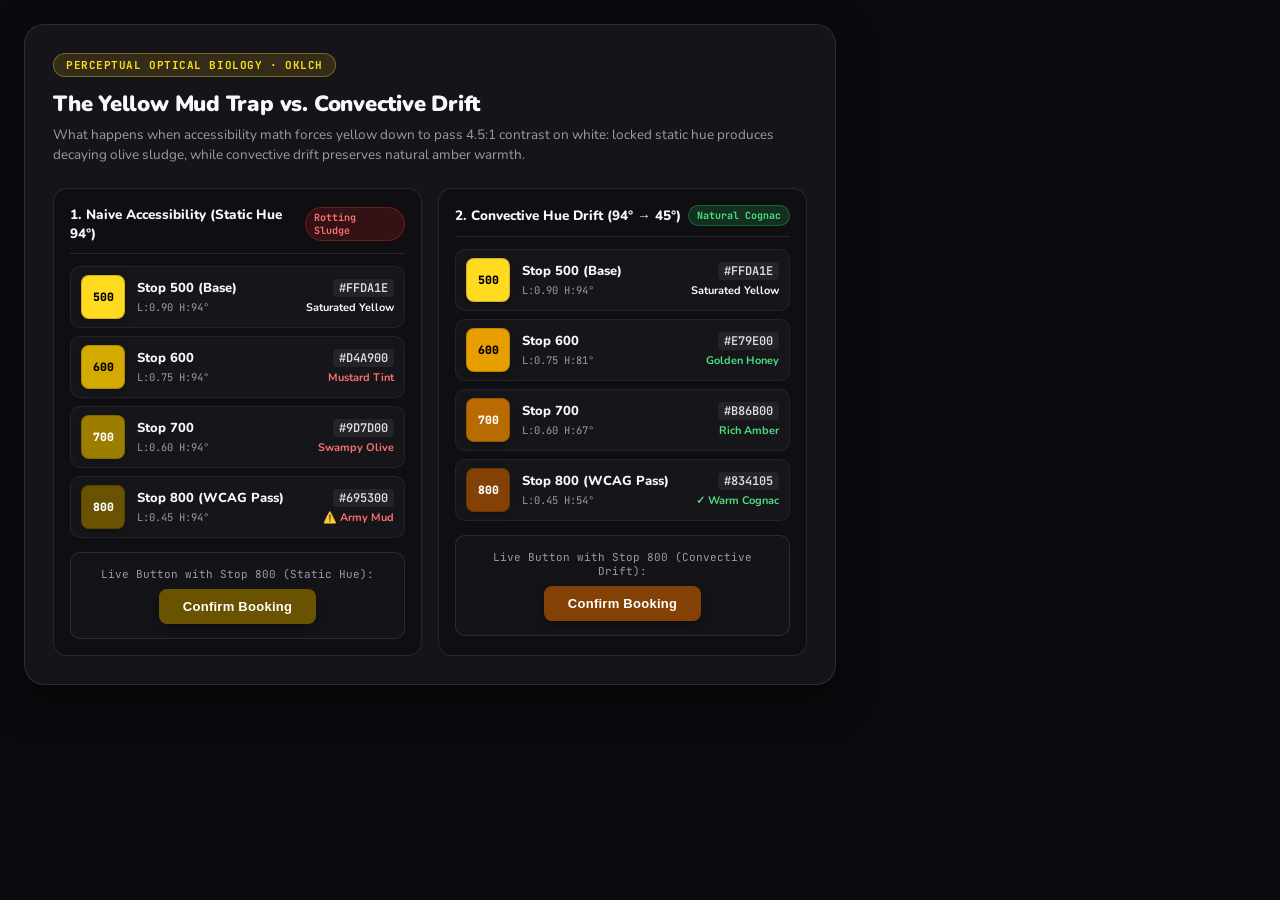
<file: docs/embeds/yellow_mud_trap_render.html>
<!DOCTYPE html>
<html lang="en">
<head>
  <meta charset="UTF-8">
  <title>The Yellow Mud Trap vs. Convective Drift</title>
  <link rel="preconnect" href="https://fonts.googleapis.com">
  <link rel="preconnect" href="https://fonts.gstatic.com" crossorigin>
  <link href="https://fonts.googleapis.com/css2?family=Nunito:wght@400;600;700;800;900&family=JetBrains+Mono:wght@400;500;600;700&display=swap" rel="stylesheet">
  <style>
    :root {
      --bg: #0C0A0E;
      --card-bg: #16141A;
      --border: rgba(255, 255, 255, 0.1);
      --text-main: #FAF7FE;
      --text-muted: #9E9AA6;
      --font-ui: 'Nunito', -apple-system, sans-serif;
      --font-mono: 'JetBrains Mono', monospace;
    }
    * { box-sizing: border-box; margin: 0; padding: 0; }
    body {
      background: var(--bg);
      color: var(--text-main);
      font-family: var(--font-ui);
      padding: 24px;
      margin: 0;
      width: 860px;
      -webkit-font-smoothing: antialiased;
      -moz-osx-font-smoothing: grayscale;
      text-rendering: optimizeLegibility;
    }
    .wrapper {
      width: 100%;
      background: var(--card-bg);
      border: 1px solid var(--border);
      border-radius: 20px;
      padding: 28px;
      box-shadow: 0 16px 40px rgba(0, 0, 0, 0.6);
    }
    .header { margin-bottom: 22px; }
    .badge {
      display: inline-block;
      font-family: var(--font-mono);
      font-size: 11px;
      font-weight: 700;
      color: #FFDA1E;
      background: rgba(255, 218, 30, 0.12);
      border: 1px solid rgba(255, 218, 30, 0.35);
      padding: 4px 12px;
      border-radius: 9999px;
      margin-bottom: 12px;
      text-transform: uppercase;
      letter-spacing: 0.05em;
    }
    h2 { font-size: 22px; font-weight: 900; margin-bottom: 6px; letter-spacing: -0.01em; }
    p.desc { font-size: 13.5px; color: var(--text-muted); line-height: 1.5; }
    
    .comparison-grid {
      display: grid;
      grid-template-columns: 1fr 1fr;
      gap: 16px;
      margin-top: 18px;
    }
    .panel {
      background: #0F0E12;
      border: 1px solid var(--border);
      border-radius: 14px;
      padding: 16px;
    }
    .panel-header {
      display: flex;
      justify-content: space-between;
      align-items: center;
      margin-bottom: 12px;
      padding-bottom: 10px;
      border-bottom: 1px solid var(--border);
    }
    .panel-title { font-size: 13.5px; font-weight: 800; }
    .tag {
      font-family: var(--font-mono);
      font-size: 10px;
      font-weight: 700;
      padding: 3px 8px;
      border-radius: 9999px;
    }
    .tag.bad { background: rgba(220, 38, 38, 0.18); color: #F87171; border: 1px solid rgba(220, 38, 38, 0.35); }
    .tag.good { background: rgba(34, 197, 94, 0.18); color: #4ADE80; border: 1px solid rgba(34, 197, 94, 0.35); }
    
    .swatches { display: flex; flex-direction: column; gap: 8px; }
    .swatch-row {
      display: flex;
      align-items: center;
      gap: 12px;
      padding: 8px 10px;
      background: rgba(255, 255, 255, 0.03);
      border: 1px solid rgba(255, 255, 255, 0.06);
      border-radius: 10px;
    }
    .box {
      width: 44px;
      height: 44px;
      border-radius: 8px;
      flex-shrink: 0;
      display: flex;
      align-items: center;
      justify-content: center;
      font-family: var(--font-mono);
      font-size: 11.5px;
      font-weight: 800;
      box-shadow: inset 0 0 0 1px rgba(0,0,0,0.18), 0 2px 6px rgba(0,0,0,0.25);
    }
    .info { flex: 1; min-width: 0; }
    .info-top { display: flex; justify-content: space-between; align-items: center; margin-bottom: 3px; }
    .stop-name { font-size: 13px; font-weight: 800; }
    .hex { font-family: var(--font-mono); font-size: 12px; font-weight: 600; color: #E0DCE3; background: rgba(255,255,255,0.06); padding: 1px 6px; border-radius: 4px; }
    .info-bottom { display: flex; justify-content: space-between; font-size: 11px; }
    .coords { font-family: var(--font-mono); color: var(--text-muted); font-size: 10.5px; }
    .label { font-weight: 700; font-size: 11px; }
    .label.bad { color: #F87171; }
    .label.good { color: #4ADE80; }
    
    .btn-preview-wrap {
      margin-top: 14px;
      padding: 14px;
      border-radius: 10px;
      background: rgba(255, 255, 255, 0.025);
      border: 1px solid var(--border);
      text-align: center;
    }
    .btn-label { font-size: 11px; color: var(--text-muted); margin-bottom: 8px; font-family: var(--font-mono); }
    .demo-btn {
      padding: 10px 24px;
      font-size: 13px;
      font-weight: 800;
      border: none;
      border-radius: 8px;
      cursor: pointer;
      color: #FFFFFF;
      letter-spacing: 0.02em;
      box-shadow: 0 4px 12px rgba(0,0,0,0.3);
    }
  </style>
</head>
<body>
  <div class="wrapper">
    <div class="header">
      <div class="badge">Perceptual Optical Biology · OKLCH</div>
      <h2>The Yellow Mud Trap vs. Convective Drift</h2>
      <p class="desc">What happens when accessibility math forces yellow down to pass 4.5:1 contrast on white: locked static hue produces decaying olive sludge, while convective drift preserves natural amber warmth.</p>
    </div>

    <div class="comparison-grid">
      <!-- Naive Static Hue -->
      <div class="panel">
        <div class="panel-header">
          <span class="panel-title">1. Naive Accessibility (Static Hue 94°)</span>
          <span class="tag bad">Rotting Sludge</span>
        </div>
        <div class="swatches">
          <div class="swatch-row">
            <div class="box" style="background: #FFDA1E; color: #000;">500</div>
            <div class="info">
              <div class="info-top"><span class="stop-name">Stop 500 (Base)</span><span class="hex">#FFDA1E</span></div>
              <div class="info-bottom"><span class="coords">L:0.90 H:94°</span><span class="label">Saturated Yellow</span></div>
            </div>
          </div>
          <div class="swatch-row">
            <div class="box" style="background: #D4A900; color: #000;">600</div>
            <div class="info">
              <div class="info-top"><span class="stop-name">Stop 600</span><span class="hex">#D4A900</span></div>
              <div class="info-bottom"><span class="coords">L:0.75 H:94°</span><span class="label bad">Mustard Tint</span></div>
            </div>
          </div>
          <div class="swatch-row">
            <div class="box" style="background: #9D7D00; color: #fff;">700</div>
            <div class="info">
              <div class="info-top"><span class="stop-name">Stop 700</span><span class="hex">#9D7D00</span></div>
              <div class="info-bottom"><span class="coords">L:0.60 H:94°</span><span class="label bad">Swampy Olive</span></div>
            </div>
          </div>
          <div class="swatch-row">
            <div class="box" style="background: #695300; color: #fff;">800</div>
            <div class="info">
              <div class="info-top"><span class="stop-name">Stop 800 (WCAG Pass)</span><span class="hex">#695300</span></div>
              <div class="info-bottom"><span class="coords">L:0.45 H:94°</span><span class="label bad">⚠️ Army Mud</span></div>
            </div>
          </div>
        </div>
        <div class="btn-preview-wrap">
          <div class="btn-label">Live Button with Stop 800 (Static Hue):</div>
          <button class="demo-btn" style="background: #695300;">Confirm Booking</button>
        </div>
      </div>

      <!-- Convective Drift -->
      <div class="panel">
        <div class="panel-header">
          <span class="panel-title">2. Convective Hue Drift (94° → 45°)</span>
          <span class="tag good">Natural Cognac</span>
        </div>
        <div class="swatches">
          <div class="swatch-row">
            <div class="box" style="background: #FFDA1E; color: #000;">500</div>
            <div class="info">
              <div class="info-top"><span class="stop-name">Stop 500 (Base)</span><span class="hex">#FFDA1E</span></div>
              <div class="info-bottom"><span class="coords">L:0.90 H:94°</span><span class="label">Saturated Yellow</span></div>
            </div>
          </div>
          <div class="swatch-row">
            <div class="box" style="background: #E79E00; color: #000;">600</div>
            <div class="info">
              <div class="info-top"><span class="stop-name">Stop 600</span><span class="hex">#E79E00</span></div>
              <div class="info-bottom"><span class="coords">L:0.75 H:81°</span><span class="label good">Golden Honey</span></div>
            </div>
          </div>
          <div class="swatch-row">
            <div class="box" style="background: #B86B00; color: #fff;">700</div>
            <div class="info">
              <div class="info-top"><span class="stop-name">Stop 700</span><span class="hex">#B86B00</span></div>
              <div class="info-bottom"><span class="coords">L:0.60 H:67°</span><span class="label good">Rich Amber</span></div>
            </div>
          </div>
          <div class="swatch-row">
            <div class="box" style="background: #834105; color: #fff;">800</div>
            <div class="info">
              <div class="info-top"><span class="stop-name">Stop 800 (WCAG Pass)</span><span class="hex">#834105</span></div>
              <div class="info-bottom"><span class="coords">L:0.45 H:54°</span><span class="label good">✓ Warm Cognac</span></div>
            </div>
          </div>
        </div>
        <div class="btn-preview-wrap">
          <div class="btn-label">Live Button with Stop 800 (Convective Drift):</div>
          <button class="demo-btn" style="background: #834105;">Confirm Booking</button>
        </div>
      </div>
    </div>
  </div>
</body>
</html>
</file>
<file: style.css>
@import url('https://fonts.googleapis.com/css2?family=Plus+Jakarta+Sans:wght@300;400;500;600;700;800&family=JetBrains+Mono:wght@400;500;600&family=Space+Grotesk:wght@500;600;700&display=swap');

:root {
  /* Subtle Shoppers Compiled Baseline Tokens */
  --font-sans: 'Plus Jakarta Sans', -apple-system, BlinkMacSystemFont, 'Segoe UI', Roboto, sans-serif;
  --font-mono: 'JetBrains Mono', monospace;
  --font-display: 'Space Grotesk', var(--font-sans);

  /* Elevation Physics */
  --elev-0: #0a0d0a;
  --elev-1: #10140f;
  --elev-2: #141a13;
  --elev-3: #1a2219;
  --elev-4: #222c21;

  /* Accent Glows */
  --brand-primary: #61F300;
  --brand-primary-glow: rgba(97, 243, 0, 0.25);
  --brand-secondary: #F3A600;
  --brand-secondary-glow: rgba(243, 166, 0, 0.22);
  
  --radius-sm: 6px;
  --radius-md: 10px;
  --radius-lg: 16px;
  --radius-xl: 24px;
  --radius-pill: 9999px;

  --trans-fast: 0.15s cubic-bezier(0.16, 1, 0.3, 1);
  --trans-smooth: 0.25s cubic-bezier(0.16, 1, 0.3, 1);
}

/* Light / Dark Mode Overrides applied dynamically via [data-theme] */
[data-theme="dark"] {
  --app-bg: #0d100c;
  --app-bg-subtle: #121611;
  --app-surface: #141813;
  --app-surface-raised: #191d18;
  --app-surface-border: rgba(255, 255, 255, 0.08);
  --app-surface-border-strong: rgba(255, 255, 255, 0.15);
  --app-text-primary: #f5faf4;
  --app-text-secondary: #c8cec6;
  --app-text-muted: #8a9288;
  --app-panel-glass: rgba(20, 24, 19, 0.75);
  --app-code-bg: #090c08;
  --app-shadow: 0 12px 36px rgba(0, 0, 0, 0.45);
}

[data-theme="light"] {
  --app-bg: #f5faf4;
  --app-bg-subtle: #ebf0ea;
  --app-surface: #ffffff;
  --app-surface-raised: #ffffff;
  --app-surface-border: rgba(0, 0, 0, 0.08);
  --app-surface-border-strong: rgba(0, 0, 0, 0.16);
  --app-text-primary: #141713;
  --app-text-secondary: #454944;
  --app-text-muted: #6f736d;
  --app-panel-glass: rgba(255, 255, 255, 0.82);
  --app-code-bg: #ebf0ea;
  --app-shadow: 0 10px 30px rgba(0, 0, 0, 0.06);
}

* {
  box-sizing: border-box;
  margin: 0;
  padding: 0;
}

body {
  font-family: var(--font-sans);
  background: var(--app-bg);
  color: var(--app-text-primary);
  line-height: 1.5;
  -webkit-font-smoothing: antialiased;
  min-height: 100vh;
  transition: background-color var(--trans-smooth), color var(--trans-smooth);
  overflow-x: hidden;
}



.app-wrapper {
  position: relative;
  z-index: 1;
  max-width: 1400px;
  margin: 0 auto;
  padding: 0 24px 80px;
}

/* Top Navigation Bar */
.top-nav {
  position: sticky;
  top: 16px;
  z-index: 100;
  display: flex;
  align-items: center;
  justify-content: space-between;
  padding: 12px 20px;
  background: var(--app-panel-glass);
  backdrop-filter: blur(16px);
  -webkit-backdrop-filter: blur(16px);
  border: 1px solid var(--app-surface-border-strong);
  border-radius: var(--radius-xl);
  margin-bottom: 32px;
  box-shadow: var(--app-shadow);
}

.brand-badge {
  display: flex;
  align-items: center;
  gap: 12px;
}

.brand-logo-img {
  width: 36px;
  height: 36px;
  border-radius: 9px;
  object-fit: cover;
  box-shadow: 0 0 16px var(--brand-primary-glow);
  border: 1px solid rgba(255, 255, 255, 0.15);
  background: #F5F5F4;
  transition: transform var(--trans-fast), box-shadow var(--trans-fast);
  flex-shrink: 0;
}

.brand-badge:hover .brand-logo-img {
  transform: scale(1.06);
  box-shadow: 0 0 24px rgba(97, 243, 0, 0.6);
}

.brand-text h1 {
  font-size: 15px;
  font-weight: 700;
  letter-spacing: -0.01em;
}

.brand-text span {
  font-size: 11px;
  color: var(--app-text-muted);
  font-family: var(--font-mono);
}

.nav-controls {
  display: flex;
  align-items: center;
  gap: 12px;
}

.preset-chip {
  padding: 6px 12px;
  border-radius: var(--radius-pill);
  font-size: 12px;
  font-weight: 500;
  border: 1px solid var(--app-surface-border);
  background: var(--app-surface);
  color: var(--app-text-secondary);
  cursor: pointer;
  transition: all var(--trans-fast);
}

.preset-chip:hover, .preset-chip.active {
  border-color: var(--brand-primary);
  color: var(--app-text-primary);
  box-shadow: 0 0 10px var(--brand-primary-glow);
}

.theme-toggle-btn {
  display: flex;
  align-items: center;
  gap: 6px;
  padding: 6px 14px;
  border-radius: var(--radius-pill);
  background: var(--app-surface);
  border: 1px solid var(--app-surface-border);
  color: var(--app-text-primary);
  font-size: 12px;
  font-weight: 600;
  cursor: pointer;
  transition: all var(--trans-fast);
}

.theme-toggle-btn:hover {
  border-color: var(--app-surface-border-strong);
}

.nav-research-link {
  display: inline-flex;
  align-items: center;
  gap: 6px;
  padding: 6px 14px;
  border-radius: var(--radius-pill);
  background: rgba(255, 255, 255, 0.05);
  border: 1px solid var(--app-surface-border);
  color: var(--app-text-secondary);
  font-size: 12px;
  font-weight: 600;
  text-decoration: none;
  transition: all var(--trans-fast);
}

.nav-research-link:hover {
  border-color: var(--brand-primary);
  color: var(--brand-primary);
  background: rgba(97, 243, 0, 0.08);
}

/* Hero Section */
.hero-section {
  padding: 40px 0 32px;
  text-align: center;
  max-width: 900px;
  margin: 0 auto 40px;
}

.hero-spec-tag {
  display: inline-flex;
  align-items: center;
  gap: 10px;
  padding: 4px 10px 4px 5px;
  background: rgba(255, 255, 255, 0.04);
  border: 1px solid rgba(255, 255, 255, 0.12);
  border-radius: 6px;
  margin-bottom: 24px;
  font-family: var(--font-mono);
  font-size: 12px;
  box-shadow: 0 1px 2px rgba(0, 0, 0, 0.2);
  transition: border-color var(--trans-fast), background var(--trans-fast);
}

.hero-spec-tag:hover {
  border-color: rgba(255, 255, 255, 0.25);
  background: rgba(255, 255, 255, 0.07);
}

.hero-spec-tag .spec-prefix {
  background: #ffffff;
  color: #0c0e0b;
  font-weight: 800;
  font-size: 10px;
  letter-spacing: 0.06em;
  text-transform: uppercase;
  padding: 3px 7px;
  border-radius: 4px;
}

.hero-spec-tag .spec-title {
  color: var(--app-text-primary);
  font-weight: 500;
  font-size: 12px;
  letter-spacing: -0.01em;
}

.hero-spec-tag .spec-badge {
  color: var(--app-text-muted);
  font-size: 11px;
  border-left: 1px solid rgba(255, 255, 255, 0.14);
  padding-left: 10px;
}

.hero-title {
  font-family: var(--font-display);
  font-size: clamp(32px, 5vw, 56px);
  font-weight: 800;
  letter-spacing: -0.035em;
  line-height: 1.08;
  margin-bottom: 20px;
  color: var(--app-text-primary);
}

.hero-subtitle {
  font-size: 17px;
  color: var(--app-text-secondary);
  line-height: 1.6;
  margin-bottom: 24px;
}


.testbench-logo {
  width: 36px;
  height: 36px;
  border-radius: 8px;
  object-fit: cover;
  background: #F5F5F4;
  box-shadow: 0 0 12px rgba(97, 243, 0, 0.25);
  border: 1px solid rgba(255, 255, 255, 0.12);
  flex-shrink: 0;
}

.hero-stats-row {
  display: grid;
  grid-template-columns: repeat(auto-fit, minmax(180px, 1fr));
  gap: 16px;
  margin-top: 24px;
}

.stat-card {
  padding: 16px 20px;
  border-radius: var(--radius-lg);
  background: var(--app-surface);
  border: 1px solid var(--app-surface-border);
  text-align: left;
  transition: transform var(--trans-smooth), border-color var(--trans-smooth);
}

.stat-card:hover {
  transform: translateY(-2px);
  border-color: var(--brand-primary);
}

.stat-number {
  font-family: var(--font-display);
  font-size: 26px;
  font-weight: 700;
  color: var(--brand-primary);
}

.stat-label {
  font-size: 12px;
  color: var(--app-text-muted);
  font-weight: 500;
  margin-top: 2px;
}

/* Brand Configurator Bar */
.brand-config-bar {
  display: flex;
  flex-direction: column;
  gap: 20px;
  padding: 24px;
  background: var(--app-surface);
  border: 1px solid var(--app-surface-border-strong);
  border-radius: var(--radius-xl);
  margin-bottom: 40px;
  box-shadow: var(--app-shadow);
}

.testbench-header-row {
  display: flex;
  align-items: center;
  justify-content: space-between;
  flex-wrap: wrap;
  gap: 16px;
  padding-bottom: 16px;
  border-bottom: 1px solid var(--app-surface-border);
}

.picker-mode-switch {
  display: flex;
  align-items: center;
  gap: 4px;
  background: var(--app-bg-subtle);
  padding: 3px;
  border-radius: var(--radius-pill);
  border: 1px solid var(--app-surface-border);
}

.mode-tab-btn {
  padding: 5px 12px;
  border-radius: var(--radius-pill);
  background: transparent;
  border: none;
  font-family: var(--font-mono);
  font-size: 11px;
  font-weight: 700;
  color: var(--app-text-muted);
  cursor: pointer;
  transition: all var(--trans-fast);
}

.mode-tab-btn.active {
  background: var(--app-surface);
  color: var(--brand-primary);
  box-shadow: 0 2px 8px rgba(0, 0, 0, 0.2);
}

.picker-inputs-panel {
  display: flex;
  gap: 20px;
  flex-wrap: wrap;
}

.color-input-group {
  display: flex;
  flex-direction: column;
  gap: 8px;
  flex: 1;
  min-width: 260px;
}

.input-label-row {
  display: flex;
  justify-content: space-between;
  align-items: center;
}

.input-name {
  font-size: 12px;
  font-weight: 700;
  font-family: var(--font-mono);
  color: var(--app-text-secondary);
}

.gamut-badge {
  font-size: 10px;
  font-weight: 700;
  font-family: var(--font-mono);
  padding: 2px 6px;
  border-radius: 4px;
  letter-spacing: 0.04em;
}

.badge-srgb {
  background: rgba(255, 255, 255, 0.08);
  color: var(--app-text-muted);
  border: 1px solid var(--app-surface-border);
}

.badge-p3 {
  background: rgba(97, 243, 0, 0.15);
  color: #61F300;
  border: 1px solid rgba(97, 243, 0, 0.4);
}

.oklch-quick-readout {
  font-family: var(--font-mono);
  font-size: 11px;
  color: var(--app-text-muted);
  margin-left: auto;
}

/* OKLCH Sliders Panel */
.oklch-sliders-grid {
  display: grid;
  grid-template-columns: repeat(auto-fit, minmax(320px, 1fr));
  gap: 20px;
  width: 100%;
}

.oklch-channel-card {
  background: var(--app-bg-subtle);
  border: 1px solid var(--app-surface-border);
  border-radius: var(--radius-lg);
  padding: 16px 18px;
  display: flex;
  flex-direction: column;
  gap: 12px;
}

.oklch-card-header {
  display: flex;
  justify-content: space-between;
  align-items: center;
  margin-bottom: 2px;
}

.swatch-mini {
  width: 16px;
  height: 16px;
  border-radius: 4px;
  display: inline-block;
  box-shadow: 0 0 4px rgba(0,0,0,0.3);
}

.slider-row {
  display: flex;
  align-items: center;
  gap: 12px;
}

.slider-label {
  font-size: 11px;
  font-family: var(--font-mono);
  color: var(--app-text-muted);
  width: 85px;
  flex-shrink: 0;
}

.oklch-slider {
  flex: 1;
  -webkit-appearance: none;
  height: 6px;
  border-radius: 3px;
  background: rgba(255, 255, 255, 0.15);
  outline: none;
  cursor: pointer;
}

.slider-hue-track {
  background: linear-gradient(to right, 
    #ff0055 0%, #ff7700 30deg, #ffdd00 60deg, #61f300 120deg, 
    #00f5d4 180deg, #00b4d8 210deg, #4361ee 240deg, #7209b7 270deg, 
    #f72585 330deg, #ff0055 360deg
  ) !important;
}

.oklch-slider::-webkit-slider-thumb {
  -webkit-appearance: none;
  width: 16px;
  height: 16px;
  border-radius: 50%;
  background: #ffffff;
  border: 2px solid #0d100c;
  box-shadow: 0 0 6px rgba(0, 0, 0, 0.5);
  cursor: pointer;
  transition: transform var(--trans-fast);
}

.oklch-slider::-webkit-slider-thumb:hover {
  transform: scale(1.2);
}

.slider-num {
  font-size: 11px;
  font-family: var(--font-mono);
  font-weight: 600;
  color: var(--app-text-primary);
  width: 48px;
  text-align: right;
  flex-shrink: 0;
}

.oklch-code-pill {
  display: flex;
  justify-content: space-between;
  align-items: center;
  padding: 6px 12px;
  background: var(--app-code-bg);
  border-radius: 6px;
  border: 1px solid var(--app-surface-border);
  margin-top: 4px;
}

.oklch-code-pill code {
  font-family: var(--font-mono);
  font-size: 11px;
  color: var(--brand-primary);
}

.color-swatch-picker {
  display: flex;
  align-items: center;
  gap: 10px;
  padding: 6px 12px;
  background: var(--app-bg-subtle);
  border: 1px solid var(--app-surface-border);
  border-radius: var(--radius-md);
}

.color-swatch-picker input[type="color"] {
  -webkit-appearance: none;
  border: none;
  width: 28px;
  height: 28px;
  border-radius: 6px;
  cursor: pointer;
  background: transparent;
}

.color-swatch-picker input[type="color"]::-webkit-color-swatch-wrapper {
  padding: 0;
}

.color-swatch-picker input[type="color"]::-webkit-color-swatch {
  border: none;
  border-radius: 6px;
}

.hex-text-input {
  font-family: var(--font-mono);
  font-size: 13px;
  font-weight: 600;
  background: transparent;
  border: none;
  color: var(--app-text-primary);
  width: 80px;
  text-transform: uppercase;
}

.hex-text-input:focus {
  outline: none;
}

/* Tabs & Sections */
.section-header {
  display: flex;
  align-items: flex-end;
  justify-content: space-between;
  margin-bottom: 24px;
  flex-wrap: wrap;
  gap: 16px;
}

.section-title {
  font-family: var(--font-display);
  font-size: 24px;
  font-weight: 700;
  letter-spacing: -0.02em;
}

.section-desc {
  font-size: 14px;
  color: var(--app-text-muted);
  margin-top: 4px;
}

/* Color Ramps Explorer */
.ramps-grid {
  display: flex;
  flex-direction: column;
  gap: 20px;
  margin-bottom: 48px;
}

.ramp-card {
  padding: 20px;
  background: var(--app-surface);
  border: 1px solid var(--app-surface-border);
  border-radius: var(--radius-lg);
  box-shadow: var(--app-shadow);
}

.ramp-header {
  display: flex;
  align-items: center;
  justify-content: space-between;
  margin-bottom: 14px;
}

.ramp-meta {
  display: flex;
  align-items: center;
  gap: 10px;
}

.ramp-name {
  font-size: 15px;
  font-weight: 700;
  text-transform: capitalize;
}

.ramp-badge {
  font-size: 11px;
  font-family: var(--font-mono);
  padding: 2px 8px;
  border-radius: 4px;
  background: var(--app-bg-subtle);
  color: var(--app-text-muted);
}

.swatches-strip {
  display: grid;
  grid-template-columns: repeat(12, 1fr);
  gap: 6px;
}

.swatch {
  height: 64px;
  border-radius: var(--radius-sm);
  display: flex;
  flex-direction: column;
  justify-content: space-between;
  padding: 6px;
  cursor: pointer;
  transition: transform var(--trans-fast), box-shadow var(--trans-fast);
  position: relative;
  user-select: none;
}

.swatch:hover {
  transform: translateY(-4px) scale(1.03);
  z-index: 2;
  box-shadow: 0 8px 16px rgba(0,0,0,0.25);
}

.swatch-stop {
  font-size: 10px;
  font-family: var(--font-mono);
  font-weight: 700;
  opacity: 0.85;
}

.swatch-hex {
  font-size: 9px;
  font-family: var(--font-mono);
  opacity: 0.8;
  letter-spacing: -0.05em;
}

.p3-dot {
  position: absolute;
  top: 6px;
  right: 6px;
  width: 5px;
  height: 5px;
  border-radius: 50%;
  background: #ffffff;
  box-shadow: 0 0 4px #000000;
}

/* UI Component Playground */
.playground-container {
  display: grid;
  grid-template-columns: 1fr;
  gap: 28px;
  margin-bottom: 56px;
}

.playground-shell {
  background: var(--color-bg, var(--app-bg));
  border: 1px solid var(--color-border-default, var(--app-surface-border-strong));
  border-radius: var(--radius-xl);
  padding: 32px;
  box-shadow: var(--app-shadow);
  transition: all var(--trans-smooth);
}

/* Simulated In-App Navigation */
.app-mock-nav {
  display: flex;
  align-items: center;
  justify-content: space-between;
  padding: 12px 20px;
  background: var(--color-surface, var(--app-surface));
  border: 1px solid var(--color-border-subtle, var(--app-surface-border));
  border-radius: var(--radius-lg);
  margin-bottom: 28px;
}

.app-mock-nav .logo {
  display: flex;
  align-items: center;
  gap: 10px;
  font-weight: 700;
  font-size: 14px;
  color: var(--color-text-primary, var(--app-text-primary));
}

.mock-nav-logo {
  width: 22px;
  height: 22px;
  border-radius: 6px;
  object-fit: cover;
  background: #F5F5F4;
  box-shadow: 0 0 8px rgba(97, 243, 0, 0.3);
  border: 1px solid rgba(255, 255, 255, 0.1);
  flex-shrink: 0;
}

/* Metric Cards Grid */
.kpi-cards-grid {
  display: grid;
  grid-template-columns: repeat(auto-fit, minmax(220px, 1fr));
  gap: 20px;
  margin-bottom: 32px;
}

.kpi-card {
  padding: 20px;
  border-radius: var(--radius-lg);
  background: var(--color-surface, var(--app-surface));
  border: 1px solid var(--color-border-subtle, var(--app-surface-border));
  display: flex;
  flex-direction: column;
  justify-content: space-between;
  gap: 12px;
}

.kpi-header {
  display: flex;
  align-items: center;
  justify-content: space-between;
}

.kpi-title {
  font-size: 13px;
  color: var(--color-text-secondary, var(--app-text-muted));
  font-weight: 500;
}

.kpi-badge {
  font-size: 11px;
  font-weight: 600;
  padding: 3px 8px;
  border-radius: var(--radius-pill);
}

.badge-success {
  background: var(--color-fill-success-subtle, #eefeec);
  color: var(--color-text-success, #027c1e);
  border: 1px solid var(--color-border-success, #5ec15c);
}

.badge-warning {
  background: var(--color-fill-warning-subtle, #fff6f3);
  color: var(--color-text-warning, #933809);
  border: 1px solid var(--color-border-warning, #d4815d);
}

.badge-info {
  background: var(--color-fill-info-subtle, #f6f8ff);
  color: var(--color-text-info, #1a37a1);
  border: 1px solid var(--color-border-info, #5e7fdf);
}

.kpi-value {
  font-family: var(--font-display);
  font-size: 28px;
  font-weight: 700;
  color: var(--color-text-primary, var(--app-text-primary));
}

/* Action Controls & Buttons */
.component-showcase-row {
  display: grid;
  grid-template-columns: repeat(auto-fit, minmax(320px, 1fr));
  gap: 24px;
  margin-bottom: 32px;
}

.component-box {
  padding: 24px;
  border-radius: var(--radius-lg);
  background: var(--color-surface, var(--app-surface));
  border: 1px solid var(--color-border-subtle, var(--app-surface-border));
}

.component-box h4 {
  font-size: 13px;
  text-transform: uppercase;
  letter-spacing: 0.05em;
  color: var(--color-text-secondary, var(--app-text-muted));
  margin-bottom: 18px;
}

.button-group-stack {
  display: flex;
  flex-wrap: wrap;
  gap: 12px;
}

/* Semantic UI Button Styles */
.btn-primary-cta {
  background: var(--color-fill-brand, #61F300);
  color: var(--color-on-fill-brand, #011600);
  font-weight: 700;
  font-size: 13px;
  padding: 10px 20px;
  border-radius: var(--radius-md);
  border: none;
  cursor: pointer;
  display: inline-flex;
  align-items: center;
  gap: 8px;
  box-shadow: 0 2px 10px rgba(97, 243, 0, 0.2);
  transition: all var(--trans-fast);
}

.btn-primary-cta:hover {
  filter: brightness(1.08);
  transform: translateY(-1px);
}

.btn-secondary {
  background: var(--color-fill-secondary, #F3A600);
  color: var(--color-on-fill-secondary, #281100);
  font-weight: 600;
  font-size: 13px;
  padding: 10px 20px;
  border-radius: var(--radius-md);
  border: none;
  cursor: pointer;
  transition: all var(--trans-fast);
}

.btn-secondary:hover {
  filter: brightness(1.06);
}

.btn-outline {
  background: transparent;
  color: var(--color-text-primary, var(--app-text-primary));
  border: 1px solid var(--color-border-strong, var(--app-surface-border-strong));
  font-weight: 600;
  font-size: 13px;
  padding: 10px 20px;
  border-radius: var(--radius-md);
  cursor: pointer;
  transition: all var(--trans-fast);
}

.btn-outline:hover {
  background: var(--color-bg-subtle, var(--app-bg-subtle));
}

.btn-destructive {
  background: var(--color-fill-error, #BA3430);
  color: var(--color-on-fill-error, #ffffff);
  font-weight: 600;
  font-size: 13px;
  padding: 10px 20px;
  border-radius: var(--radius-md);
  border: none;
  cursor: pointer;
  transition: all var(--trans-fast);
}

/* Form Controls */
.form-stack {
  display: flex;
  flex-direction: column;
  gap: 16px;
}

.input-field-group {
  display: flex;
  flex-direction: column;
  gap: 6px;
}

.input-field-group label {
  font-size: 12px;
  font-weight: 600;
  color: var(--color-text-secondary, var(--app-text-secondary));
}

.text-input-styled {
  background: var(--color-bg, var(--app-bg));
  border: 1px solid var(--color-border-default, var(--app-surface-border));
  color: var(--color-text-primary, var(--app-text-primary));
  padding: 10px 14px;
  border-radius: var(--radius-md);
  font-family: var(--font-sans);
  font-size: 13px;
  outline: none;
  transition: border-color var(--trans-fast), box-shadow var(--trans-fast);
}

.text-input-styled:focus {
  border-color: var(--color-border-brand, #61F300);
  box-shadow: 0 0 0 3px rgba(97, 243, 0, 0.2);
}

/* Interactive Table */
.table-wrapper {
  overflow-x: auto;
  border-radius: var(--radius-md);
  border: 1px solid var(--color-border-subtle, var(--app-surface-border));
}

.data-table-styled {
  width: 100%;
  border-collapse: collapse;
  font-size: 13px;
}

.data-table-styled th {
  padding: 12px 16px;
  text-align: left;
  font-size: 11px;
  text-transform: uppercase;
  letter-spacing: 0.05em;
  color: var(--color-text-secondary, var(--app-text-muted));
  background: var(--color-surface-subtle, var(--app-bg-subtle));
  border-bottom: 1px solid var(--color-border-subtle, var(--app-surface-border));
}

.data-table-styled td {
  padding: 12px 16px;
  border-bottom: 1px solid var(--color-border-subtle, var(--app-surface-border));
  color: var(--color-text-primary, var(--app-text-primary));
}

.data-table-styled tr:hover td {
  background: var(--color-surface-raised, var(--app-surface));
}

/* CVD Simulator Matrix Filters */
.cvd-controls-bar {
  display: flex;
  align-items: center;
  gap: 10px;
  flex-wrap: wrap;
  margin-bottom: 24px;
}

.cvd-btn {
  padding: 8px 16px;
  border-radius: var(--radius-pill);
  font-size: 12px;
  font-weight: 600;
  border: 1px solid var(--app-surface-border);
  background: var(--app-surface);
  color: var(--app-text-secondary);
  cursor: pointer;
  transition: all var(--trans-fast);
}

.cvd-btn:hover, .cvd-btn.active {
  border-color: var(--brand-primary);
  background: var(--app-bg-subtle);
  color: var(--app-text-primary);
}

.cvd-preview-stage {
  padding: 32px;
  border-radius: var(--radius-xl);
  background: var(--app-surface);
  border: 1px solid var(--app-surface-border-strong);
  margin-bottom: 48px;
  transition: filter var(--trans-smooth);
}

.cvd-alert-row {
  display: grid;
  grid-template-columns: 1fr 1fr;
  gap: 20px;
}

.alert-banner {
  padding: 18px 24px;
  border-radius: var(--radius-lg);
  display: flex;
  align-items: center;
  gap: 16px;
}

.alert-success {
  background: var(--color-fill-success-subtle, #EEFEEC);
  border: 1px solid var(--color-border-success, #5EC15C);
  color: var(--color-text-success, #005115);
}

.alert-error {
  background: var(--color-fill-error-subtle, #FEF6F5);
  border: 1px solid var(--color-border-error, #DB6156);
  color: var(--color-text-error, #63010B);
}

.alert-icon-box {
  width: 36px;
  height: 36px;
  border-radius: 8px;
  display: flex;
  align-items: center;
  justify-content: center;
  font-weight: 800;
  font-size: 16px;
  flex-shrink: 0;
}

.alert-success .alert-icon-box {
  background: var(--color-fill-success, #2FA836);
  color: var(--color-on-fill-success, #ffffff);
}

.alert-error .alert-icon-box {
  background: var(--color-fill-error, #BA3430);
  color: var(--color-on-fill-error, #ffffff);
}

/* Benchmark Comparison Table */
.benchmark-card {
  padding: 28px;
  border-radius: var(--radius-xl);
  background: var(--app-surface);
  border: 1px solid var(--app-surface-border-strong);
  margin-bottom: 48px;
  box-shadow: var(--app-shadow);
}

.bench-table {
  width: 100%;
  border-collapse: collapse;
  font-size: 13px;
  margin-top: 16px;
}

.bench-table th {
  padding: 12px 14px;
  text-align: left;
  font-size: 11px;
  text-transform: uppercase;
  color: var(--app-text-muted);
  border-bottom: 1px solid var(--app-surface-border-strong);
}

.bench-table td {
  padding: 14px;
  border-bottom: 1px solid var(--app-surface-border);
}

.benchmark-note-box {
  padding: 12px 16px;
  background: var(--app-bg-subtle);
  border: 1px solid var(--app-surface-border);
  border-radius: var(--radius-md);
  font-size: 12px;
  color: var(--app-text-secondary);
  line-height: 1.5;
  margin-bottom: 16px;
}

.bench-row-featured {
  background: rgba(255, 255, 255, 0.05);
  font-weight: 700;
  border-left: 3px solid #ffffff;
}

.bench-row-featured td {
  color: #ffffff !important;
  font-weight: 700 !important;
}

.bench-row-featured td:first-child {
  color: #ffffff !important;
  display: flex;
  align-items: center;
  gap: 8px;
}

.badge-rank-1,
.badge-rank-2,
.badge-rank-3 {
  background: rgba(255, 255, 255, 0.12);
  color: #ffffff;
  font-size: 10px;
  font-weight: 700;
  font-family: var(--font-mono);
  padding: 2px 6px;
  border-radius: 4px;
  border: 1px solid rgba(255, 255, 255, 0.18);
}

.badge-rank-other {
  background: var(--app-surface-raised);
  color: var(--app-text-muted);
  font-size: 10px;
  font-weight: 700;
  font-family: var(--font-mono);
  padding: 2px 6px;
  border-radius: 4px;
  border: 1px solid var(--app-surface-border);
}

/* Layer Architecture Explainer */
.layer-cards-grid {
  display: grid;
  grid-template-columns: repeat(auto-fit, minmax(280px, 1fr));
  gap: 20px;
  margin-bottom: 48px;
}

.layer-card {
  padding: 24px;
  border-radius: var(--radius-lg);
  background: var(--app-surface);
  border: 1px solid var(--app-surface-border);
  transition: transform var(--trans-smooth), border-color var(--trans-smooth);
}

.layer-card:hover {
  transform: translateY(-2px);
  border-color: var(--brand-primary);
}

.layer-tag {
  font-size: 11px;
  font-family: var(--font-mono);
  font-weight: 700;
  color: var(--brand-primary);
  margin-bottom: 8px;
}

.layer-card h3 {
  font-size: 18px;
  font-weight: 700;
  margin-bottom: 10px;
}

.layer-card p {
  font-size: 13px;
  color: var(--app-text-secondary);
  line-height: 1.6;
}

.layer-feature-list {
  margin-top: 16px;
  list-style: none;
  font-size: 12px;
  color: var(--app-text-muted);
}

.layer-feature-list li {
  padding: 4px 0;
  display: flex;
  align-items: center;
  gap: 6px;
}

.layer-feature-list li::before {
  content: "✓";
  color: var(--brand-primary);
  font-weight: 700;
}

/* Toast Notification */
.toast-notice {
  position: fixed;
  bottom: 24px;
  right: 24px;
  padding: 12px 20px;
  border-radius: var(--radius-pill);
  background: #141813;
  color: #61F300;
  border: 1px solid rgba(97, 243, 0, 0.4);
  font-size: 13px;
  font-family: var(--font-mono);
  font-weight: 600;
  box-shadow: 0 10px 30px rgba(0,0,0,0.5);
  transform: translateY(100px);
  opacity: 0;
  pointer-events: none;
  transition: all var(--trans-smooth);
  z-index: 1000;
}

.toast-notice.show {
  transform: translateY(0);
  opacity: 1;
  pointer-events: auto;
}

/* Footer Section */
.app-footer {
  margin-top: 80px;
  padding: 36px 0 28px;
  border-top: 1px solid var(--app-surface-border);
}

.footer-content {
  display: flex;
  justify-content: space-between;
  align-items: center;
  flex-wrap: wrap;
  gap: 20px;
}

.footer-brand {
  display: flex;
  align-items: center;
  gap: 14px;
}

.footer-logo-img {
  width: 40px;
  height: 40px;
  border-radius: 10px;
  object-fit: cover;
  background: #F5F5F4;
  box-shadow: 0 0 16px var(--brand-primary-glow);
  border: 1px solid rgba(255, 255, 255, 0.15);
  flex-shrink: 0;
}

.footer-title {
  font-size: 14px;
  font-weight: 700;
  color: var(--app-text-primary);
  letter-spacing: -0.01em;
}

.footer-sub {
  font-size: 12px;
  color: var(--app-text-muted);
  margin-top: 2px;
}

.footer-meta {
  display: flex;
  align-items: center;
  gap: 16px;
  font-size: 12px;
  color: var(--app-text-muted);
  font-family: var(--font-mono);
  flex-wrap: wrap;
}

.footer-meta code {
  color: var(--brand-primary);
  background: var(--app-surface-active);
  padding: 2px 6px;
  border-radius: 4px;
}

.footer-link {
  color: var(--brand-primary);
  text-decoration: none;
  transition: color var(--trans-fast);
}

.footer-link:hover {
  text-decoration: underline;
}

/* Research Articles Section (Leonardo-style) */
.research-section {
  margin-top: 64px;
}

.articles-grid {
  display: grid;
  grid-template-columns: repeat(auto-fit, minmax(340px, 1fr));
  gap: 24px;
  margin-top: 24px;
}

.articles-grid-single {
  grid-template-columns: minmax(320px, 480px);
}

.article-card {
  border-radius: var(--radius-lg);
  background: var(--app-surface);
  border: 1px solid var(--app-surface-border);
  overflow: hidden;
  display: flex;
  flex-direction: column;
  transition: transform var(--trans-fast), border-color var(--trans-fast), box-shadow var(--trans-fast);
}

.article-card-link {
  text-decoration: none;
  color: inherit;
  display: flex;
  flex-direction: column;
  cursor: pointer;
}

.article-card:hover {
  transform: translateY(-3px);
  border-color: rgba(255, 255, 255, 0.22);
  box-shadow: 0 12px 32px rgba(0, 0, 0, 0.35);
}

.article-card-link:hover .article-title {
  color: var(--brand-secondary);
}

.article-source-row {
  display: flex;
  align-items: center;
  justify-content: space-between;
  margin-top: auto;
  padding-top: 14px;
  border-top: 1px solid var(--app-surface-border);
  font-family: var(--font-mono);
  font-size: 13px;
  color: var(--app-text-muted);
}

.article-source-domain {
  color: var(--app-text-muted);
  font-weight: 500;
  transition: color var(--trans-fast);
}

.article-card-link:hover .article-source-domain {
  color: var(--brand-secondary);
}

.article-ext-arrow {
  font-size: 12px;
  font-weight: 600;
  color: var(--brand-secondary);
  font-family: var(--font-mono);
  transition: transform var(--trans-fast), color var(--trans-fast);
}

.article-card-link:hover .article-ext-arrow {
  transform: translate(2px, -2px);
  color: #ffc247;
}

.article-banner {
  height: 105px;
  padding: 16px;
  position: relative;
  background: #10140f;
  border-bottom: 1px solid var(--app-surface-border);
  display: flex;
  flex-direction: column;
  justify-content: space-between;
}

[data-theme="light"] .article-banner {
  background: #f0f4ef;
}

.banner-color-strip {
  display: flex;
  height: 36px;
  border-radius: 8px;
  overflow: hidden;
  box-shadow: inset 0 0 0 1px rgba(255, 255, 255, 0.1);
}

.banner-color-strip span {
  flex: 1;
  height: 100%;
}

.banner-badge {
  align-self: flex-start;
  font-size: 10px;
  font-weight: 700;
  font-family: var(--font-mono);
  letter-spacing: 0.06em;
  padding: 3px 8px;
  border-radius: 4px;
  background: rgba(0, 0, 0, 0.65);
  border: 1px solid rgba(255, 255, 255, 0.15);
  color: #ffffff;
}

.article-body {
  padding: 20px 22px 22px;
  display: flex;
  flex-direction: column;
  flex: 1;
}

.article-meta {
  display: flex;
  justify-content: space-between;
  align-items: center;
  font-size: 11px;
  font-family: var(--font-mono);
  color: var(--app-text-muted);
  margin-bottom: 10px;
}

.pub-source {
  color: var(--brand-primary);
  font-weight: 600;
}

.article-title {
  font-size: 16px;
  font-weight: 700;
  color: var(--app-text-primary);
  line-height: 1.35;
  margin-bottom: 10px;
  letter-spacing: -0.01em;
}

.article-excerpt {
  font-size: 13px;
  color: var(--app-text-secondary);
  line-height: 1.55;
  margin-bottom: 18px;
  flex: 1;
}

.article-footer {
  display: flex;
  justify-content: space-between;
  align-items: center;
  padding-top: 14px;
  border-top: 1px solid var(--app-surface-border);
  gap: 10px;
  flex-wrap: wrap;
}

.article-tags {
  display: flex;
  flex-wrap: wrap;
  gap: 6px;
}

.article-tag {
  font-size: 11px;
  font-family: var(--font-mono);
  padding: 2px 7px;
  border-radius: 4px;
  background: var(--app-surface-raised);
  color: var(--app-text-muted);
  border: 1px solid var(--app-surface-border);
}

.article-link {
  font-size: 12px;
  font-weight: 600;
  color: var(--brand-primary);
  text-decoration: none;
  font-family: var(--font-mono);
  transition: transform var(--trans-fast);
}

.article-link:hover {
  text-decoration: underline;
}

/* Featured True Story Card & Ribbon */
.article-card-featured {
  border-color: rgba(243, 166, 0, 0.55);
  box-shadow: 0 0 24px rgba(243, 166, 0, 0.18), 0 8px 24px rgba(0, 0, 0, 0.35);
  position: relative;
}

.article-card-featured:hover {
  border-color: rgba(243, 166, 0, 0.85);
  box-shadow: 0 0 36px rgba(243, 166, 0, 0.28), 0 14px 36px rgba(0, 0, 0, 0.45);
}

.featured-story-ribbon {
  background: linear-gradient(90deg, #F3A600, #B7812F);
  color: #0d100c;
  font-family: var(--font-mono);
  font-size: 10px;
  font-weight: 800;
  letter-spacing: 0.08em;
  padding: 5px 14px;
  display: flex;
  align-items: center;
  justify-content: space-between;
}

.banner-badge.verified-badge {
  background: rgba(243, 166, 0, 0.22);
  border-color: rgba(243, 166, 0, 0.7);
  color: #F3A600;
}

.pub-source.verified-source {
  color: #F3A600;
  font-weight: 700;
}

.article-tag.tag-verified {
  background: rgba(243, 166, 0, 0.16);
  border: 1px solid rgba(243, 166, 0, 0.4);
  color: #F3A600;
  font-weight: 700;
}

.article-link-featured {
  color: #F3A600 !important;
  font-weight: 700;
  display: inline-flex;
  align-items: center;
  gap: 4px;
}

.article-link-featured:hover {
  color: #ffc247 !important;
}

.nav-story-link {
  color: #F3A600 !important;
  font-weight: 700;
  text-decoration: none;
  font-family: var(--font-mono);
  font-size: 12px;
  padding: 5px 10px;
  border-radius: var(--radius-sm);
  background: rgba(243, 166, 0, 0.1);
  border: 1px solid rgba(243, 166, 0, 0.3);
  transition: all var(--trans-fast);
}

.nav-story-link:hover {
  background: rgba(243, 166, 0, 0.2);
  border-color: rgba(243, 166, 0, 0.6);
}

.header-story-highlight {
  color: #F3A600;
  font-weight: 600;
  text-decoration: underline;
  text-underline-offset: 3px;
}

/* Responsive adjustments */
@media (max-width: 900px) {
  .swatches-strip {
    grid-template-columns: repeat(6, 1fr);
  }
  .cvd-alert-row {
    grid-template-columns: 1fr;
  }
}
</file>
<file: docs/style.css>
@import url('https://fonts.googleapis.com/css2?family=Plus+Jakarta+Sans:wght@300;400;500;600;700;800&family=JetBrains+Mono:wght@400;500;600&family=Space+Grotesk:wght@500;600;700&display=swap');

:root {
  /* Subtle Shoppers Compiled Baseline Tokens */
  --font-sans: 'Plus Jakarta Sans', -apple-system, BlinkMacSystemFont, 'Segoe UI', Roboto, sans-serif;
  --font-mono: 'JetBrains Mono', monospace;
  --font-display: 'Space Grotesk', var(--font-sans);

  /* Elevation Physics */
  --elev-0: #0a0d0a;
  --elev-1: #10140f;
  --elev-2: #141a13;
  --elev-3: #1a2219;
  --elev-4: #222c21;

  /* Accent Glows */
  --brand-primary: #61F300;
  --brand-primary-glow: rgba(97, 243, 0, 0.25);
  --brand-secondary: #F3A600;
  --brand-secondary-glow: rgba(243, 166, 0, 0.22);
  
  --radius-sm: 6px;
  --radius-md: 10px;
  --radius-lg: 16px;
  --radius-xl: 24px;
  --radius-pill: 9999px;

  --trans-fast: 0.15s cubic-bezier(0.16, 1, 0.3, 1);
  --trans-smooth: 0.25s cubic-bezier(0.16, 1, 0.3, 1);
}

/* Light / Dark Mode Overrides applied dynamically via [data-theme] */
[data-theme="dark"] {
  --app-bg: #0d100c;
  --app-bg-subtle: #121611;
  --app-surface: #141813;
  --app-surface-raised: #191d18;
  --app-surface-border: rgba(255, 255, 255, 0.08);
  --app-surface-border-strong: rgba(255, 255, 255, 0.15);
  --app-text-primary: #f5faf4;
  --app-text-secondary: #c8cec6;
  --app-text-muted: #8a9288;
  --app-panel-glass: rgba(20, 24, 19, 0.75);
  --app-code-bg: #090c08;
  --app-shadow: 0 12px 36px rgba(0, 0, 0, 0.45);
}

[data-theme="light"] {
  --app-bg: #f5faf4;
  --app-bg-subtle: #ebf0ea;
  --app-surface: #ffffff;
  --app-surface-raised: #ffffff;
  --app-surface-border: rgba(0, 0, 0, 0.08);
  --app-surface-border-strong: rgba(0, 0, 0, 0.16);
  --app-text-primary: #141713;
  --app-text-secondary: #454944;
  --app-text-muted: #6f736d;
  --app-panel-glass: rgba(255, 255, 255, 0.82);
  --app-code-bg: #ebf0ea;
  --app-shadow: 0 10px 30px rgba(0, 0, 0, 0.06);
}

* {
  box-sizing: border-box;
  margin: 0;
  padding: 0;
}

body {
  font-family: var(--font-sans);
  background: var(--app-bg);
  color: var(--app-text-primary);
  line-height: 1.5;
  -webkit-font-smoothing: antialiased;
  min-height: 100vh;
  transition: background-color var(--trans-smooth), color var(--trans-smooth);
  overflow-x: hidden;
}



.app-wrapper {
  position: relative;
  z-index: 1;
  max-width: 1400px;
  margin: 0 auto;
  padding: 0 24px 80px;
}

/* Top Navigation Bar */
.top-nav {
  position: sticky;
  top: 16px;
  z-index: 100;
  display: flex;
  align-items: center;
  justify-content: space-between;
  padding: 12px 20px;
  background: var(--app-panel-glass);
  backdrop-filter: blur(16px);
  -webkit-backdrop-filter: blur(16px);
  border: 1px solid var(--app-surface-border-strong);
  border-radius: var(--radius-xl);
  margin-bottom: 32px;
  box-shadow: var(--app-shadow);
}

.brand-badge {
  display: flex;
  align-items: center;
  gap: 12px;
}

.brand-logo-img {
  width: 36px;
  height: 36px;
  border-radius: 9px;
  object-fit: cover;
  box-shadow: 0 0 16px var(--brand-primary-glow);
  border: 1px solid rgba(255, 255, 255, 0.15);
  background: #F5F5F4;
  transition: transform var(--trans-fast), box-shadow var(--trans-fast);
  flex-shrink: 0;
}

.brand-badge:hover .brand-logo-img {
  transform: scale(1.06);
  box-shadow: 0 0 24px rgba(97, 243, 0, 0.6);
}

.brand-text h1 {
  font-size: 15px;
  font-weight: 700;
  letter-spacing: -0.01em;
}

.brand-text span {
  font-size: 11px;
  color: var(--app-text-muted);
  font-family: var(--font-mono);
}

.nav-controls {
  display: flex;
  align-items: center;
  gap: 12px;
}

.preset-chip {
  padding: 6px 12px;
  border-radius: var(--radius-pill);
  font-size: 12px;
  font-weight: 500;
  border: 1px solid var(--app-surface-border);
  background: var(--app-surface);
  color: var(--app-text-secondary);
  cursor: pointer;
  transition: all var(--trans-fast);
}

.preset-chip:hover, .preset-chip.active {
  border-color: var(--brand-primary);
  color: var(--app-text-primary);
  box-shadow: 0 0 10px var(--brand-primary-glow);
}

.theme-toggle-btn {
  display: flex;
  align-items: center;
  gap: 6px;
  padding: 6px 14px;
  border-radius: var(--radius-pill);
  background: var(--app-surface);
  border: 1px solid var(--app-surface-border);
  color: var(--app-text-primary);
  font-size: 12px;
  font-weight: 600;
  cursor: pointer;
  transition: all var(--trans-fast);
}

.theme-toggle-btn:hover {
  border-color: var(--app-surface-border-strong);
}

.nav-research-link {
  display: inline-flex;
  align-items: center;
  gap: 6px;
  padding: 6px 14px;
  border-radius: var(--radius-pill);
  background: rgba(255, 255, 255, 0.05);
  border: 1px solid var(--app-surface-border);
  color: var(--app-text-secondary);
  font-size: 12px;
  font-weight: 600;
  text-decoration: none;
  transition: all var(--trans-fast);
}

.nav-research-link:hover {
  border-color: var(--brand-primary);
  color: var(--brand-primary);
  background: rgba(97, 243, 0, 0.08);
}

/* Hero Section */
.hero-section {
  padding: 40px 0 32px;
  text-align: center;
  max-width: 900px;
  margin: 0 auto 40px;
}

.hero-spec-tag {
  display: inline-flex;
  align-items: center;
  gap: 10px;
  padding: 4px 10px 4px 5px;
  background: rgba(255, 255, 255, 0.04);
  border: 1px solid rgba(255, 255, 255, 0.12);
  border-radius: 6px;
  margin-bottom: 24px;
  font-family: var(--font-mono);
  font-size: 12px;
  box-shadow: 0 1px 2px rgba(0, 0, 0, 0.2);
  transition: border-color var(--trans-fast), background var(--trans-fast);
}

.hero-spec-tag:hover {
  border-color: rgba(255, 255, 255, 0.25);
  background: rgba(255, 255, 255, 0.07);
}

.hero-spec-tag .spec-prefix {
  background: #ffffff;
  color: #0c0e0b;
  font-weight: 800;
  font-size: 10px;
  letter-spacing: 0.06em;
  text-transform: uppercase;
  padding: 3px 7px;
  border-radius: 4px;
}

.hero-spec-tag .spec-title {
  color: var(--app-text-primary);
  font-weight: 500;
  font-size: 12px;
  letter-spacing: -0.01em;
}

.hero-spec-tag .spec-badge {
  color: var(--app-text-muted);
  font-size: 11px;
  border-left: 1px solid rgba(255, 255, 255, 0.14);
  padding-left: 10px;
}

.hero-title {
  font-family: var(--font-display);
  font-size: clamp(32px, 5vw, 56px);
  font-weight: 800;
  letter-spacing: -0.035em;
  line-height: 1.08;
  margin-bottom: 20px;
  color: var(--app-text-primary);
}

.hero-subtitle {
  font-size: 17px;
  color: var(--app-text-secondary);
  line-height: 1.6;
  margin-bottom: 24px;
}


.testbench-logo {
  width: 36px;
  height: 36px;
  border-radius: 8px;
  object-fit: cover;
  background: #F5F5F4;
  box-shadow: 0 0 12px rgba(97, 243, 0, 0.25);
  border: 1px solid rgba(255, 255, 255, 0.12);
  flex-shrink: 0;
}

.hero-stats-row {
  display: grid;
  grid-template-columns: repeat(auto-fit, minmax(180px, 1fr));
  gap: 16px;
  margin-top: 24px;
}

.stat-card {
  padding: 16px 20px;
  border-radius: var(--radius-lg);
  background: var(--app-surface);
  border: 1px solid var(--app-surface-border);
  text-align: left;
  transition: transform var(--trans-smooth), border-color var(--trans-smooth);
}

.stat-card:hover {
  transform: translateY(-2px);
  border-color: var(--brand-primary);
}

.stat-number {
  font-family: var(--font-display);
  font-size: 26px;
  font-weight: 700;
  color: var(--brand-primary);
}

.stat-label {
  font-size: 12px;
  color: var(--app-text-muted);
  font-weight: 500;
  margin-top: 2px;
}

/* Brand Configurator Bar */
.brand-config-bar {
  display: flex;
  flex-direction: column;
  gap: 20px;
  padding: 24px;
  background: var(--app-surface);
  border: 1px solid var(--app-surface-border-strong);
  border-radius: var(--radius-xl);
  margin-bottom: 40px;
  box-shadow: var(--app-shadow);
}

.testbench-header-row {
  display: flex;
  align-items: center;
  justify-content: space-between;
  flex-wrap: wrap;
  gap: 16px;
  padding-bottom: 16px;
  border-bottom: 1px solid var(--app-surface-border);
}

.picker-mode-switch {
  display: flex;
  align-items: center;
  gap: 4px;
  background: var(--app-bg-subtle);
  padding: 3px;
  border-radius: var(--radius-pill);
  border: 1px solid var(--app-surface-border);
}

.mode-tab-btn {
  padding: 5px 12px;
  border-radius: var(--radius-pill);
  background: transparent;
  border: none;
  font-family: var(--font-mono);
  font-size: 11px;
  font-weight: 700;
  color: var(--app-text-muted);
  cursor: pointer;
  transition: all var(--trans-fast);
}

.mode-tab-btn.active {
  background: var(--app-surface);
  color: var(--brand-primary);
  box-shadow: 0 2px 8px rgba(0, 0, 0, 0.2);
}

.picker-inputs-panel {
  display: flex;
  gap: 20px;
  flex-wrap: wrap;
}

.color-input-group {
  display: flex;
  flex-direction: column;
  gap: 8px;
  flex: 1;
  min-width: 260px;
}

.input-label-row {
  display: flex;
  justify-content: space-between;
  align-items: center;
}

.input-name {
  font-size: 12px;
  font-weight: 700;
  font-family: var(--font-mono);
  color: var(--app-text-secondary);
}

.gamut-badge {
  font-size: 10px;
  font-weight: 700;
  font-family: var(--font-mono);
  padding: 2px 6px;
  border-radius: 4px;
  letter-spacing: 0.04em;
}

.badge-srgb {
  background: rgba(255, 255, 255, 0.08);
  color: var(--app-text-muted);
  border: 1px solid var(--app-surface-border);
}

.badge-p3 {
  background: rgba(97, 243, 0, 0.15);
  color: #61F300;
  border: 1px solid rgba(97, 243, 0, 0.4);
}

.oklch-quick-readout {
  font-family: var(--font-mono);
  font-size: 11px;
  color: var(--app-text-muted);
  margin-left: auto;
}

/* OKLCH Sliders Panel */
.oklch-sliders-grid {
  display: grid;
  grid-template-columns: repeat(auto-fit, minmax(320px, 1fr));
  gap: 20px;
  width: 100%;
}

.oklch-channel-card {
  background: var(--app-bg-subtle);
  border: 1px solid var(--app-surface-border);
  border-radius: var(--radius-lg);
  padding: 16px 18px;
  display: flex;
  flex-direction: column;
  gap: 12px;
}

.oklch-card-header {
  display: flex;
  justify-content: space-between;
  align-items: center;
  margin-bottom: 2px;
}

.swatch-mini {
  width: 16px;
  height: 16px;
  border-radius: 4px;
  display: inline-block;
  box-shadow: 0 0 4px rgba(0,0,0,0.3);
}

.slider-row {
  display: flex;
  align-items: center;
  gap: 12px;
}

.slider-label {
  font-size: 11px;
  font-family: var(--font-mono);
  color: var(--app-text-muted);
  width: 85px;
  flex-shrink: 0;
}

.oklch-slider {
  flex: 1;
  -webkit-appearance: none;
  height: 6px;
  border-radius: 3px;
  background: rgba(255, 255, 255, 0.15);
  outline: none;
  cursor: pointer;
}

.slider-hue-track {
  background: linear-gradient(to right, 
    #ff0055 0%, #ff7700 30deg, #ffdd00 60deg, #61f300 120deg, 
    #00f5d4 180deg, #00b4d8 210deg, #4361ee 240deg, #7209b7 270deg, 
    #f72585 330deg, #ff0055 360deg
  ) !important;
}

.oklch-slider::-webkit-slider-thumb {
  -webkit-appearance: none;
  width: 16px;
  height: 16px;
  border-radius: 50%;
  background: #ffffff;
  border: 2px solid #0d100c;
  box-shadow: 0 0 6px rgba(0, 0, 0, 0.5);
  cursor: pointer;
  transition: transform var(--trans-fast);
}

.oklch-slider::-webkit-slider-thumb:hover {
  transform: scale(1.2);
}

.slider-num {
  font-size: 11px;
  font-family: var(--font-mono);
  font-weight: 600;
  color: var(--app-text-primary);
  width: 48px;
  text-align: right;
  flex-shrink: 0;
}

.oklch-code-pill {
  display: flex;
  justify-content: space-between;
  align-items: center;
  padding: 6px 12px;
  background: var(--app-code-bg);
  border-radius: 6px;
  border: 1px solid var(--app-surface-border);
  margin-top: 4px;
}

.oklch-code-pill code {
  font-family: var(--font-mono);
  font-size: 11px;
  color: var(--brand-primary);
}

.color-swatch-picker {
  display: flex;
  align-items: center;
  gap: 10px;
  padding: 6px 12px;
  background: var(--app-bg-subtle);
  border: 1px solid var(--app-surface-border);
  border-radius: var(--radius-md);
}

.color-swatch-picker input[type="color"] {
  -webkit-appearance: none;
  border: none;
  width: 28px;
  height: 28px;
  border-radius: 6px;
  cursor: pointer;
  background: transparent;
}

.color-swatch-picker input[type="color"]::-webkit-color-swatch-wrapper {
  padding: 0;
}

.color-swatch-picker input[type="color"]::-webkit-color-swatch {
  border: none;
  border-radius: 6px;
}

.hex-text-input {
  font-family: var(--font-mono);
  font-size: 13px;
  font-weight: 600;
  background: transparent;
  border: none;
  color: var(--app-text-primary);
  width: 80px;
  text-transform: uppercase;
}

.hex-text-input:focus {
  outline: none;
}

/* Tabs & Sections */
.section-header {
  display: flex;
  align-items: flex-end;
  justify-content: space-between;
  margin-bottom: 24px;
  flex-wrap: wrap;
  gap: 16px;
}

.section-title {
  font-family: var(--font-display);
  font-size: 24px;
  font-weight: 700;
  letter-spacing: -0.02em;
}

.section-desc {
  font-size: 14px;
  color: var(--app-text-muted);
  margin-top: 4px;
}

/* Color Ramps Explorer */
.ramps-grid {
  display: flex;
  flex-direction: column;
  gap: 20px;
  margin-bottom: 48px;
}

.ramp-card {
  padding: 20px;
  background: var(--app-surface);
  border: 1px solid var(--app-surface-border);
  border-radius: var(--radius-lg);
  box-shadow: var(--app-shadow);
}

.ramp-header {
  display: flex;
  align-items: center;
  justify-content: space-between;
  margin-bottom: 14px;
}

.ramp-meta {
  display: flex;
  align-items: center;
  gap: 10px;
}

.ramp-name {
  font-size: 15px;
  font-weight: 700;
  text-transform: capitalize;
}

.ramp-badge {
  font-size: 11px;
  font-family: var(--font-mono);
  padding: 2px 8px;
  border-radius: 4px;
  background: var(--app-bg-subtle);
  color: var(--app-text-muted);
}

.swatches-strip {
  display: grid;
  grid-template-columns: repeat(12, 1fr);
  gap: 6px;
}

.swatch {
  height: 64px;
  border-radius: var(--radius-sm);
  display: flex;
  flex-direction: column;
  justify-content: space-between;
  padding: 6px;
  cursor: pointer;
  transition: transform var(--trans-fast), box-shadow var(--trans-fast);
  position: relative;
  user-select: none;
}

.swatch:hover {
  transform: translateY(-4px) scale(1.03);
  z-index: 2;
  box-shadow: 0 8px 16px rgba(0,0,0,0.25);
}

.swatch-stop {
  font-size: 10px;
  font-family: var(--font-mono);
  font-weight: 700;
  opacity: 0.85;
}

.swatch-hex {
  font-size: 9px;
  font-family: var(--font-mono);
  opacity: 0.8;
  letter-spacing: -0.05em;
}

.p3-dot {
  position: absolute;
  top: 6px;
  right: 6px;
  width: 5px;
  height: 5px;
  border-radius: 50%;
  background: #ffffff;
  box-shadow: 0 0 4px #000000;
}

/* UI Component Playground */
.playground-container {
  display: grid;
  grid-template-columns: 1fr;
  gap: 28px;
  margin-bottom: 56px;
}

.playground-shell {
  background: var(--color-bg, var(--app-bg));
  border: 1px solid var(--color-border-default, var(--app-surface-border-strong));
  border-radius: var(--radius-xl);
  padding: 32px;
  box-shadow: var(--app-shadow);
  transition: all var(--trans-smooth);
}

/* Simulated In-App Navigation */
.app-mock-nav {
  display: flex;
  align-items: center;
  justify-content: space-between;
  padding: 12px 20px;
  background: var(--color-surface, var(--app-surface));
  border: 1px solid var(--color-border-subtle, var(--app-surface-border));
  border-radius: var(--radius-lg);
  margin-bottom: 28px;
}

.app-mock-nav .logo {
  display: flex;
  align-items: center;
  gap: 10px;
  font-weight: 700;
  font-size: 14px;
  color: var(--color-text-primary, var(--app-text-primary));
}

.mock-nav-logo {
  width: 22px;
  height: 22px;
  border-radius: 6px;
  object-fit: cover;
  background: #F5F5F4;
  box-shadow: 0 0 8px rgba(97, 243, 0, 0.3);
  border: 1px solid rgba(255, 255, 255, 0.1);
  flex-shrink: 0;
}

/* Metric Cards Grid */
.kpi-cards-grid {
  display: grid;
  grid-template-columns: repeat(auto-fit, minmax(220px, 1fr));
  gap: 20px;
  margin-bottom: 32px;
}

.kpi-card {
  padding: 20px;
  border-radius: var(--radius-lg);
  background: var(--color-surface, var(--app-surface));
  border: 1px solid var(--color-border-subtle, var(--app-surface-border));
  display: flex;
  flex-direction: column;
  justify-content: space-between;
  gap: 12px;
}

.kpi-header {
  display: flex;
  align-items: center;
  justify-content: space-between;
}

.kpi-title {
  font-size: 13px;
  color: var(--color-text-secondary, var(--app-text-muted));
  font-weight: 500;
}

.kpi-badge {
  font-size: 11px;
  font-weight: 600;
  padding: 3px 8px;
  border-radius: var(--radius-pill);
}

.badge-success {
  background: var(--color-fill-success-subtle, #eefeec);
  color: var(--color-text-success, #027c1e);
  border: 1px solid var(--color-border-success, #5ec15c);
}

.badge-warning {
  background: var(--color-fill-warning-subtle, #fff6f3);
  color: var(--color-text-warning, #933809);
  border: 1px solid var(--color-border-warning, #d4815d);
}

.badge-info {
  background: var(--color-fill-info-subtle, #f6f8ff);
  color: var(--color-text-info, #1a37a1);
  border: 1px solid var(--color-border-info, #5e7fdf);
}

.kpi-value {
  font-family: var(--font-display);
  font-size: 28px;
  font-weight: 700;
  color: var(--color-text-primary, var(--app-text-primary));
}

/* Action Controls & Buttons */
.component-showcase-row {
  display: grid;
  grid-template-columns: repeat(auto-fit, minmax(320px, 1fr));
  gap: 24px;
  margin-bottom: 32px;
}

.component-box {
  padding: 24px;
  border-radius: var(--radius-lg);
  background: var(--color-surface, var(--app-surface));
  border: 1px solid var(--color-border-subtle, var(--app-surface-border));
}

.component-box h4 {
  font-size: 13px;
  text-transform: uppercase;
  letter-spacing: 0.05em;
  color: var(--color-text-secondary, var(--app-text-muted));
  margin-bottom: 18px;
}

.button-group-stack {
  display: flex;
  flex-wrap: wrap;
  gap: 12px;
}

/* Semantic UI Button Styles */
.btn-primary-cta {
  background: var(--color-fill-brand, #61F300);
  color: var(--color-on-fill-brand, #011600);
  font-weight: 700;
  font-size: 13px;
  padding: 10px 20px;
  border-radius: var(--radius-md);
  border: none;
  cursor: pointer;
  display: inline-flex;
  align-items: center;
  gap: 8px;
  box-shadow: 0 2px 10px rgba(97, 243, 0, 0.2);
  transition: all var(--trans-fast);
}

.btn-primary-cta:hover {
  filter: brightness(1.08);
  transform: translateY(-1px);
}

.btn-secondary {
  background: var(--color-fill-secondary, #F3A600);
  color: var(--color-on-fill-secondary, #281100);
  font-weight: 600;
  font-size: 13px;
  padding: 10px 20px;
  border-radius: var(--radius-md);
  border: none;
  cursor: pointer;
  transition: all var(--trans-fast);
}

.btn-secondary:hover {
  filter: brightness(1.06);
}

.btn-outline {
  background: transparent;
  color: var(--color-text-primary, var(--app-text-primary));
  border: 1px solid var(--color-border-strong, var(--app-surface-border-strong));
  font-weight: 600;
  font-size: 13px;
  padding: 10px 20px;
  border-radius: var(--radius-md);
  cursor: pointer;
  transition: all var(--trans-fast);
}

.btn-outline:hover {
  background: var(--color-bg-subtle, var(--app-bg-subtle));
}

.btn-destructive {
  background: var(--color-fill-error, #BA3430);
  color: var(--color-on-fill-error, #ffffff);
  font-weight: 600;
  font-size: 13px;
  padding: 10px 20px;
  border-radius: var(--radius-md);
  border: none;
  cursor: pointer;
  transition: all var(--trans-fast);
}

/* Form Controls */
.form-stack {
  display: flex;
  flex-direction: column;
  gap: 16px;
}

.input-field-group {
  display: flex;
  flex-direction: column;
  gap: 6px;
}

.input-field-group label {
  font-size: 12px;
  font-weight: 600;
  color: var(--color-text-secondary, var(--app-text-secondary));
}

.text-input-styled {
  background: var(--color-bg, var(--app-bg));
  border: 1px solid var(--color-border-default, var(--app-surface-border));
  color: var(--color-text-primary, var(--app-text-primary));
  padding: 10px 14px;
  border-radius: var(--radius-md);
  font-family: var(--font-sans);
  font-size: 13px;
  outline: none;
  transition: border-color var(--trans-fast), box-shadow var(--trans-fast);
}

.text-input-styled:focus {
  border-color: var(--color-border-brand, #61F300);
  box-shadow: 0 0 0 3px rgba(97, 243, 0, 0.2);
}

/* Interactive Table */
.table-wrapper {
  overflow-x: auto;
  border-radius: var(--radius-md);
  border: 1px solid var(--color-border-subtle, var(--app-surface-border));
}

.data-table-styled {
  width: 100%;
  border-collapse: collapse;
  font-size: 13px;
}

.data-table-styled th {
  padding: 12px 16px;
  text-align: left;
  font-size: 11px;
  text-transform: uppercase;
  letter-spacing: 0.05em;
  color: var(--color-text-secondary, var(--app-text-muted));
  background: var(--color-surface-subtle, var(--app-bg-subtle));
  border-bottom: 1px solid var(--color-border-subtle, var(--app-surface-border));
}

.data-table-styled td {
  padding: 12px 16px;
  border-bottom: 1px solid var(--color-border-subtle, var(--app-surface-border));
  color: var(--color-text-primary, var(--app-text-primary));
}

.data-table-styled tr:hover td {
  background: var(--color-surface-raised, var(--app-surface));
}

/* CVD Simulator Matrix Filters */
.cvd-controls-bar {
  display: flex;
  align-items: center;
  gap: 10px;
  flex-wrap: wrap;
  margin-bottom: 24px;
}

.cvd-btn {
  padding: 8px 16px;
  border-radius: var(--radius-pill);
  font-size: 12px;
  font-weight: 600;
  border: 1px solid var(--app-surface-border);
  background: var(--app-surface);
  color: var(--app-text-secondary);
  cursor: pointer;
  transition: all var(--trans-fast);
}

.cvd-btn:hover, .cvd-btn.active {
  border-color: var(--brand-primary);
  background: var(--app-bg-subtle);
  color: var(--app-text-primary);
}

.cvd-preview-stage {
  padding: 32px;
  border-radius: var(--radius-xl);
  background: var(--app-surface);
  border: 1px solid var(--app-surface-border-strong);
  margin-bottom: 48px;
  transition: filter var(--trans-smooth);
}

.cvd-alert-row {
  display: grid;
  grid-template-columns: 1fr 1fr;
  gap: 20px;
}

.alert-banner {
  padding: 18px 24px;
  border-radius: var(--radius-lg);
  display: flex;
  align-items: center;
  gap: 16px;
}

.alert-success {
  background: var(--color-fill-success-subtle, #EEFEEC);
  border: 1px solid var(--color-border-success, #5EC15C);
  color: var(--color-text-success, #005115);
}

.alert-error {
  background: var(--color-fill-error-subtle, #FEF6F5);
  border: 1px solid var(--color-border-error, #DB6156);
  color: var(--color-text-error, #63010B);
}

.alert-icon-box {
  width: 36px;
  height: 36px;
  border-radius: 8px;
  display: flex;
  align-items: center;
  justify-content: center;
  font-weight: 800;
  font-size: 16px;
  flex-shrink: 0;
}

.alert-success .alert-icon-box {
  background: var(--color-fill-success, #2FA836);
  color: var(--color-on-fill-success, #ffffff);
}

.alert-error .alert-icon-box {
  background: var(--color-fill-error, #BA3430);
  color: var(--color-on-fill-error, #ffffff);
}

/* Benchmark Comparison Table */
.benchmark-card {
  padding: 28px;
  border-radius: var(--radius-xl);
  background: var(--app-surface);
  border: 1px solid var(--app-surface-border-strong);
  margin-bottom: 48px;
  box-shadow: var(--app-shadow);
}

.bench-table {
  width: 100%;
  border-collapse: collapse;
  font-size: 13px;
  margin-top: 16px;
}

.bench-table th {
  padding: 12px 14px;
  text-align: left;
  font-size: 11px;
  text-transform: uppercase;
  color: var(--app-text-muted);
  border-bottom: 1px solid var(--app-surface-border-strong);
}

.bench-table td {
  padding: 14px;
  border-bottom: 1px solid var(--app-surface-border);
}

.benchmark-note-box {
  padding: 12px 16px;
  background: var(--app-bg-subtle);
  border: 1px solid var(--app-surface-border);
  border-radius: var(--radius-md);
  font-size: 12px;
  color: var(--app-text-secondary);
  line-height: 1.5;
  margin-bottom: 16px;
}

.bench-row-featured {
  background: rgba(255, 255, 255, 0.05);
  font-weight: 700;
  border-left: 3px solid #ffffff;
}

.bench-row-featured td {
  color: #ffffff !important;
  font-weight: 700 !important;
}

.bench-row-featured td:first-child {
  color: #ffffff !important;
  display: flex;
  align-items: center;
  gap: 8px;
}

.badge-rank-1,
.badge-rank-2,
.badge-rank-3 {
  background: rgba(255, 255, 255, 0.12);
  color: #ffffff;
  font-size: 10px;
  font-weight: 700;
  font-family: var(--font-mono);
  padding: 2px 6px;
  border-radius: 4px;
  border: 1px solid rgba(255, 255, 255, 0.18);
}

.badge-rank-other {
  background: var(--app-surface-raised);
  color: var(--app-text-muted);
  font-size: 10px;
  font-weight: 700;
  font-family: var(--font-mono);
  padding: 2px 6px;
  border-radius: 4px;
  border: 1px solid var(--app-surface-border);
}

/* Layer Architecture Explainer */
.layer-cards-grid {
  display: grid;
  grid-template-columns: repeat(auto-fit, minmax(280px, 1fr));
  gap: 20px;
  margin-bottom: 48px;
}

.layer-card {
  padding: 24px;
  border-radius: var(--radius-lg);
  background: var(--app-surface);
  border: 1px solid var(--app-surface-border);
  transition: transform var(--trans-smooth), border-color var(--trans-smooth);
}

.layer-card:hover {
  transform: translateY(-2px);
  border-color: var(--brand-primary);
}

.layer-tag {
  font-size: 11px;
  font-family: var(--font-mono);
  font-weight: 700;
  color: var(--brand-primary);
  margin-bottom: 8px;
}

.layer-card h3 {
  font-size: 18px;
  font-weight: 700;
  margin-bottom: 10px;
}

.layer-card p {
  font-size: 13px;
  color: var(--app-text-secondary);
  line-height: 1.6;
}

.layer-feature-list {
  margin-top: 16px;
  list-style: none;
  font-size: 12px;
  color: var(--app-text-muted);
}

.layer-feature-list li {
  padding: 4px 0;
  display: flex;
  align-items: center;
  gap: 6px;
}

.layer-feature-list li::before {
  content: "✓";
  color: var(--brand-primary);
  font-weight: 700;
}

/* Toast Notification */
.toast-notice {
  position: fixed;
  bottom: 24px;
  right: 24px;
  padding: 12px 20px;
  border-radius: var(--radius-pill);
  background: #141813;
  color: #61F300;
  border: 1px solid rgba(97, 243, 0, 0.4);
  font-size: 13px;
  font-family: var(--font-mono);
  font-weight: 600;
  box-shadow: 0 10px 30px rgba(0,0,0,0.5);
  transform: translateY(100px);
  opacity: 0;
  pointer-events: none;
  transition: all var(--trans-smooth);
  z-index: 1000;
}

.toast-notice.show {
  transform: translateY(0);
  opacity: 1;
  pointer-events: auto;
}

/* Footer Section */
.app-footer {
  margin-top: 80px;
  padding: 36px 0 28px;
  border-top: 1px solid var(--app-surface-border);
}

.footer-content {
  display: flex;
  justify-content: space-between;
  align-items: center;
  flex-wrap: wrap;
  gap: 20px;
}

.footer-brand {
  display: flex;
  align-items: center;
  gap: 14px;
}

.footer-logo-img {
  width: 40px;
  height: 40px;
  border-radius: 10px;
  object-fit: cover;
  background: #F5F5F4;
  box-shadow: 0 0 16px var(--brand-primary-glow);
  border: 1px solid rgba(255, 255, 255, 0.15);
  flex-shrink: 0;
}

.footer-title {
  font-size: 14px;
  font-weight: 700;
  color: var(--app-text-primary);
  letter-spacing: -0.01em;
}

.footer-sub {
  font-size: 12px;
  color: var(--app-text-muted);
  margin-top: 2px;
}

.footer-meta {
  display: flex;
  align-items: center;
  gap: 16px;
  font-size: 12px;
  color: var(--app-text-muted);
  font-family: var(--font-mono);
  flex-wrap: wrap;
}

.footer-meta code {
  color: var(--brand-primary);
  background: var(--app-surface-active);
  padding: 2px 6px;
  border-radius: 4px;
}

.footer-link {
  color: var(--brand-primary);
  text-decoration: none;
  transition: color var(--trans-fast);
}

.footer-link:hover {
  text-decoration: underline;
}

/* Research Articles Section (Leonardo-style) */
.research-section {
  margin-top: 64px;
}

.articles-grid {
  display: grid;
  grid-template-columns: repeat(auto-fit, minmax(340px, 1fr));
  gap: 24px;
  margin-top: 24px;
}

.articles-grid-single {
  grid-template-columns: minmax(320px, 480px);
}

.article-card {
  border-radius: var(--radius-lg);
  background: var(--app-surface);
  border: 1px solid var(--app-surface-border);
  overflow: hidden;
  display: flex;
  flex-direction: column;
  transition: transform var(--trans-fast), border-color var(--trans-fast), box-shadow var(--trans-fast);
}

.article-card-link {
  text-decoration: none;
  color: inherit;
  display: flex;
  flex-direction: column;
  cursor: pointer;
}

.article-card:hover {
  transform: translateY(-3px);
  border-color: rgba(255, 255, 255, 0.22);
  box-shadow: 0 12px 32px rgba(0, 0, 0, 0.35);
}

.article-card-link:hover .article-title {
  color: var(--brand-secondary);
}

.article-source-row {
  display: flex;
  align-items: center;
  justify-content: space-between;
  margin-top: auto;
  padding-top: 14px;
  border-top: 1px solid var(--app-surface-border);
  font-family: var(--font-mono);
  font-size: 13px;
  color: var(--app-text-muted);
}

.article-source-domain {
  color: var(--app-text-muted);
  font-weight: 500;
  transition: color var(--trans-fast);
}

.article-card-link:hover .article-source-domain {
  color: var(--brand-secondary);
}

.article-ext-arrow {
  font-size: 12px;
  font-weight: 600;
  color: var(--brand-secondary);
  font-family: var(--font-mono);
  transition: transform var(--trans-fast), color var(--trans-fast);
}

.article-card-link:hover .article-ext-arrow {
  transform: translate(2px, -2px);
  color: #ffc247;
}

.article-banner {
  height: 105px;
  padding: 16px;
  position: relative;
  background: #10140f;
  border-bottom: 1px solid var(--app-surface-border);
  display: flex;
  flex-direction: column;
  justify-content: space-between;
}

[data-theme="light"] .article-banner {
  background: #f0f4ef;
}

.banner-color-strip {
  display: flex;
  height: 36px;
  border-radius: 8px;
  overflow: hidden;
  box-shadow: inset 0 0 0 1px rgba(255, 255, 255, 0.1);
}

.banner-color-strip span {
  flex: 1;
  height: 100%;
}

.banner-badge {
  align-self: flex-start;
  font-size: 10px;
  font-weight: 700;
  font-family: var(--font-mono);
  letter-spacing: 0.06em;
  padding: 3px 8px;
  border-radius: 4px;
  background: rgba(0, 0, 0, 0.65);
  border: 1px solid rgba(255, 255, 255, 0.15);
  color: #ffffff;
}

.article-body {
  padding: 20px 22px 22px;
  display: flex;
  flex-direction: column;
  flex: 1;
}

.article-meta {
  display: flex;
  justify-content: space-between;
  align-items: center;
  font-size: 11px;
  font-family: var(--font-mono);
  color: var(--app-text-muted);
  margin-bottom: 10px;
}

.pub-source {
  color: var(--brand-primary);
  font-weight: 600;
}

.article-title {
  font-size: 16px;
  font-weight: 700;
  color: var(--app-text-primary);
  line-height: 1.35;
  margin-bottom: 10px;
  letter-spacing: -0.01em;
}

.article-excerpt {
  font-size: 13px;
  color: var(--app-text-secondary);
  line-height: 1.55;
  margin-bottom: 18px;
  flex: 1;
}

.article-footer {
  display: flex;
  justify-content: space-between;
  align-items: center;
  padding-top: 14px;
  border-top: 1px solid var(--app-surface-border);
  gap: 10px;
  flex-wrap: wrap;
}

.article-tags {
  display: flex;
  flex-wrap: wrap;
  gap: 6px;
}

.article-tag {
  font-size: 11px;
  font-family: var(--font-mono);
  padding: 2px 7px;
  border-radius: 4px;
  background: var(--app-surface-raised);
  color: var(--app-text-muted);
  border: 1px solid var(--app-surface-border);
}

.article-link {
  font-size: 12px;
  font-weight: 600;
  color: var(--brand-primary);
  text-decoration: none;
  font-family: var(--font-mono);
  transition: transform var(--trans-fast);
}

.article-link:hover {
  text-decoration: underline;
}

/* Featured True Story Card & Ribbon */
.article-card-featured {
  border-color: rgba(243, 166, 0, 0.55);
  box-shadow: 0 0 24px rgba(243, 166, 0, 0.18), 0 8px 24px rgba(0, 0, 0, 0.35);
  position: relative;
}

.article-card-featured:hover {
  border-color: rgba(243, 166, 0, 0.85);
  box-shadow: 0 0 36px rgba(243, 166, 0, 0.28), 0 14px 36px rgba(0, 0, 0, 0.45);
}

.featured-story-ribbon {
  background: linear-gradient(90deg, #F3A600, #B7812F);
  color: #0d100c;
  font-family: var(--font-mono);
  font-size: 10px;
  font-weight: 800;
  letter-spacing: 0.08em;
  padding: 5px 14px;
  display: flex;
  align-items: center;
  justify-content: space-between;
}

.banner-badge.verified-badge {
  background: rgba(243, 166, 0, 0.22);
  border-color: rgba(243, 166, 0, 0.7);
  color: #F3A600;
}

.pub-source.verified-source {
  color: #F3A600;
  font-weight: 700;
}

.article-tag.tag-verified {
  background: rgba(243, 166, 0, 0.16);
  border: 1px solid rgba(243, 166, 0, 0.4);
  color: #F3A600;
  font-weight: 700;
}

.article-link-featured {
  color: #F3A600 !important;
  font-weight: 700;
  display: inline-flex;
  align-items: center;
  gap: 4px;
}

.article-link-featured:hover {
  color: #ffc247 !important;
}

.nav-story-link {
  color: #F3A600 !important;
  font-weight: 700;
  text-decoration: none;
  font-family: var(--font-mono);
  font-size: 12px;
  padding: 5px 10px;
  border-radius: var(--radius-sm);
  background: rgba(243, 166, 0, 0.1);
  border: 1px solid rgba(243, 166, 0, 0.3);
  transition: all var(--trans-fast);
}

.nav-story-link:hover {
  background: rgba(243, 166, 0, 0.2);
  border-color: rgba(243, 166, 0, 0.6);
}

.header-story-highlight {
  color: #F3A600;
  font-weight: 600;
  text-decoration: underline;
  text-underline-offset: 3px;
}

/* Responsive adjustments */
@media (max-width: 900px) {
  .swatches-strip {
    grid-template-columns: repeat(6, 1fr);
  }
  .cvd-alert-row {
    grid-template-columns: 1fr;
  }
}
</file>
